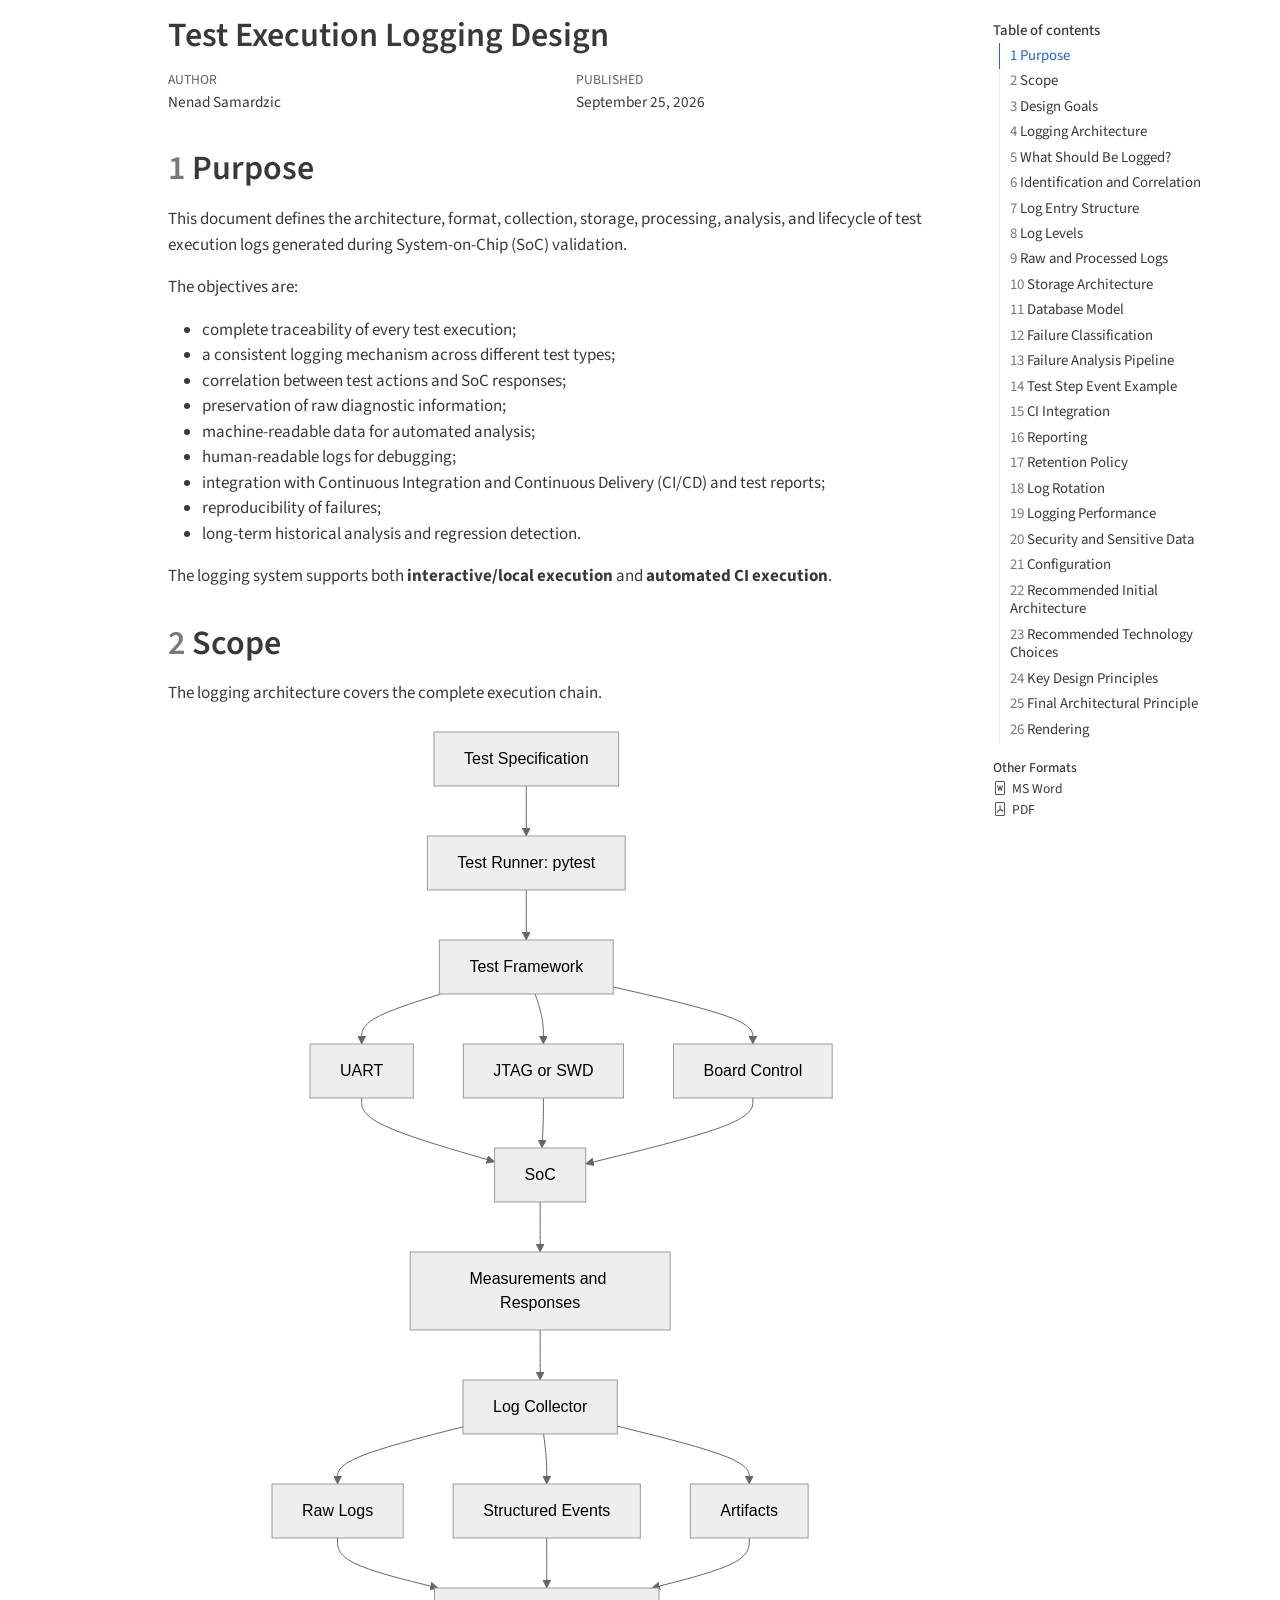
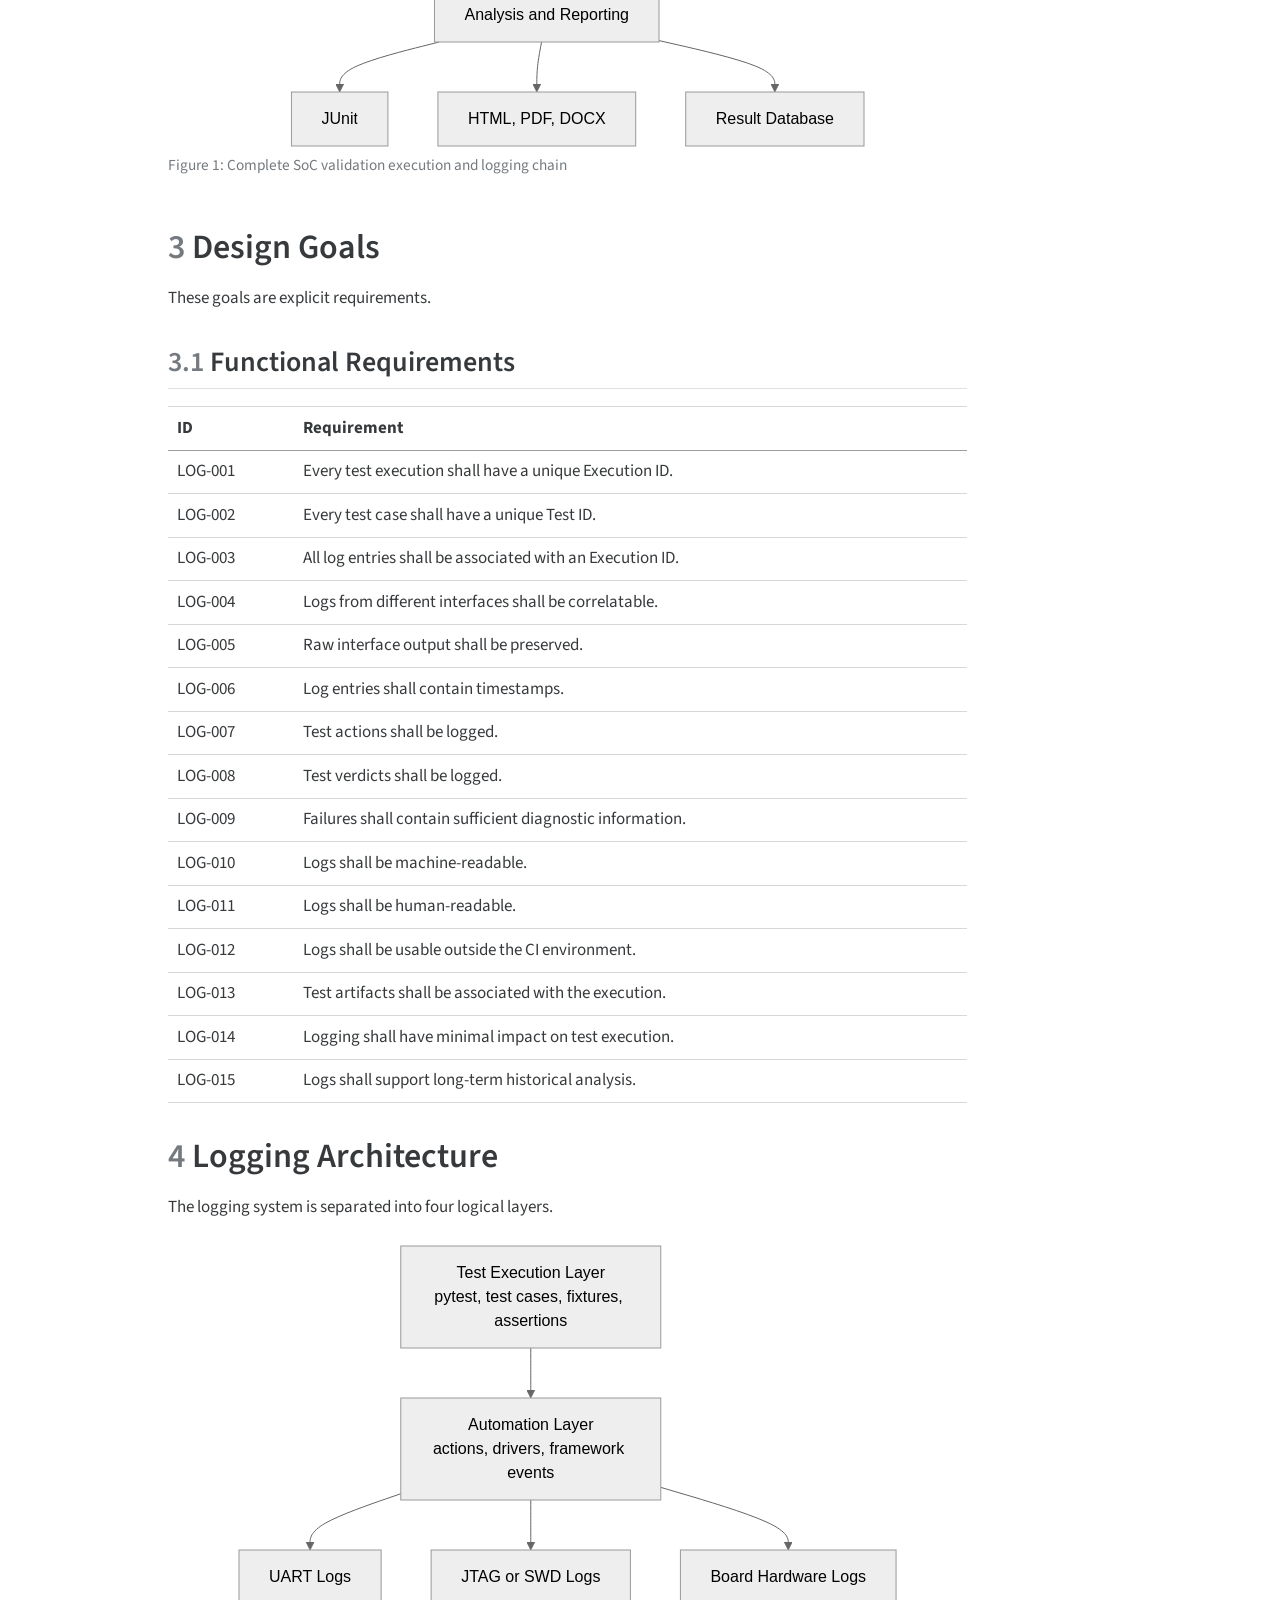
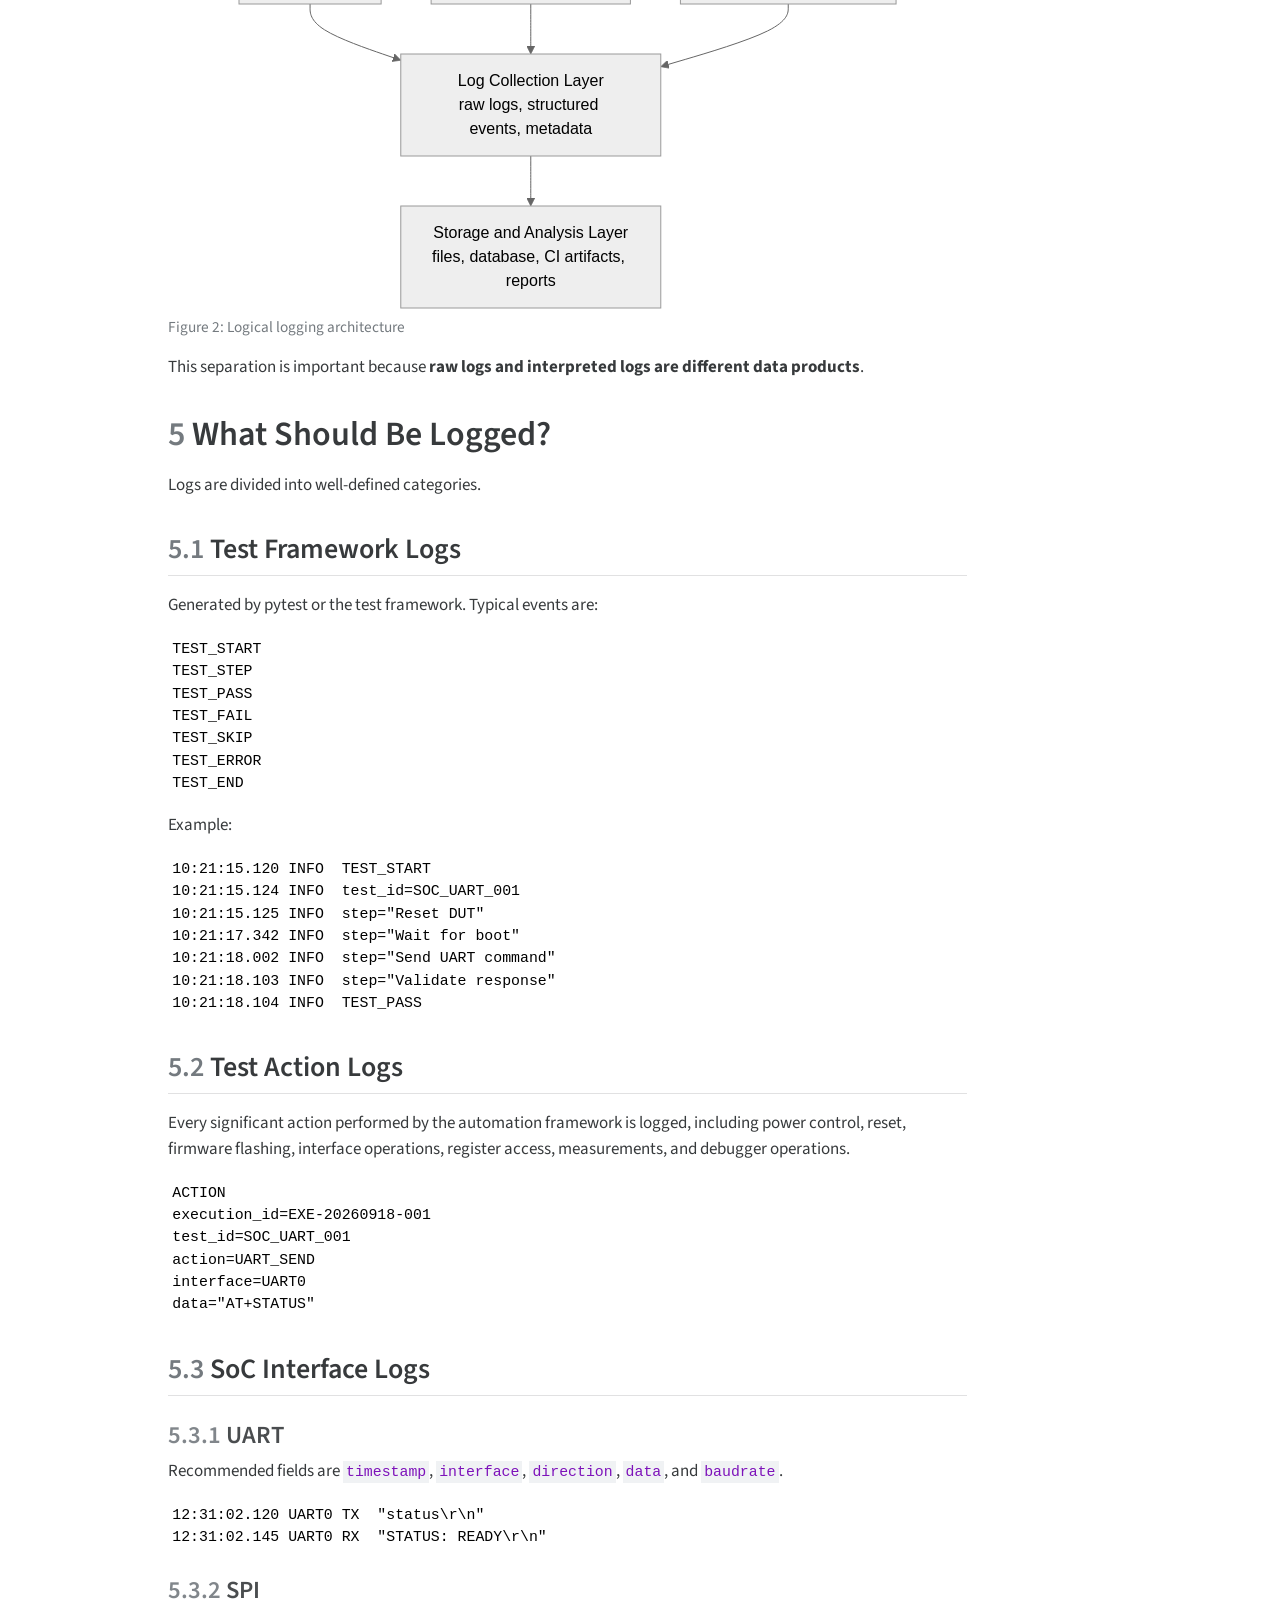
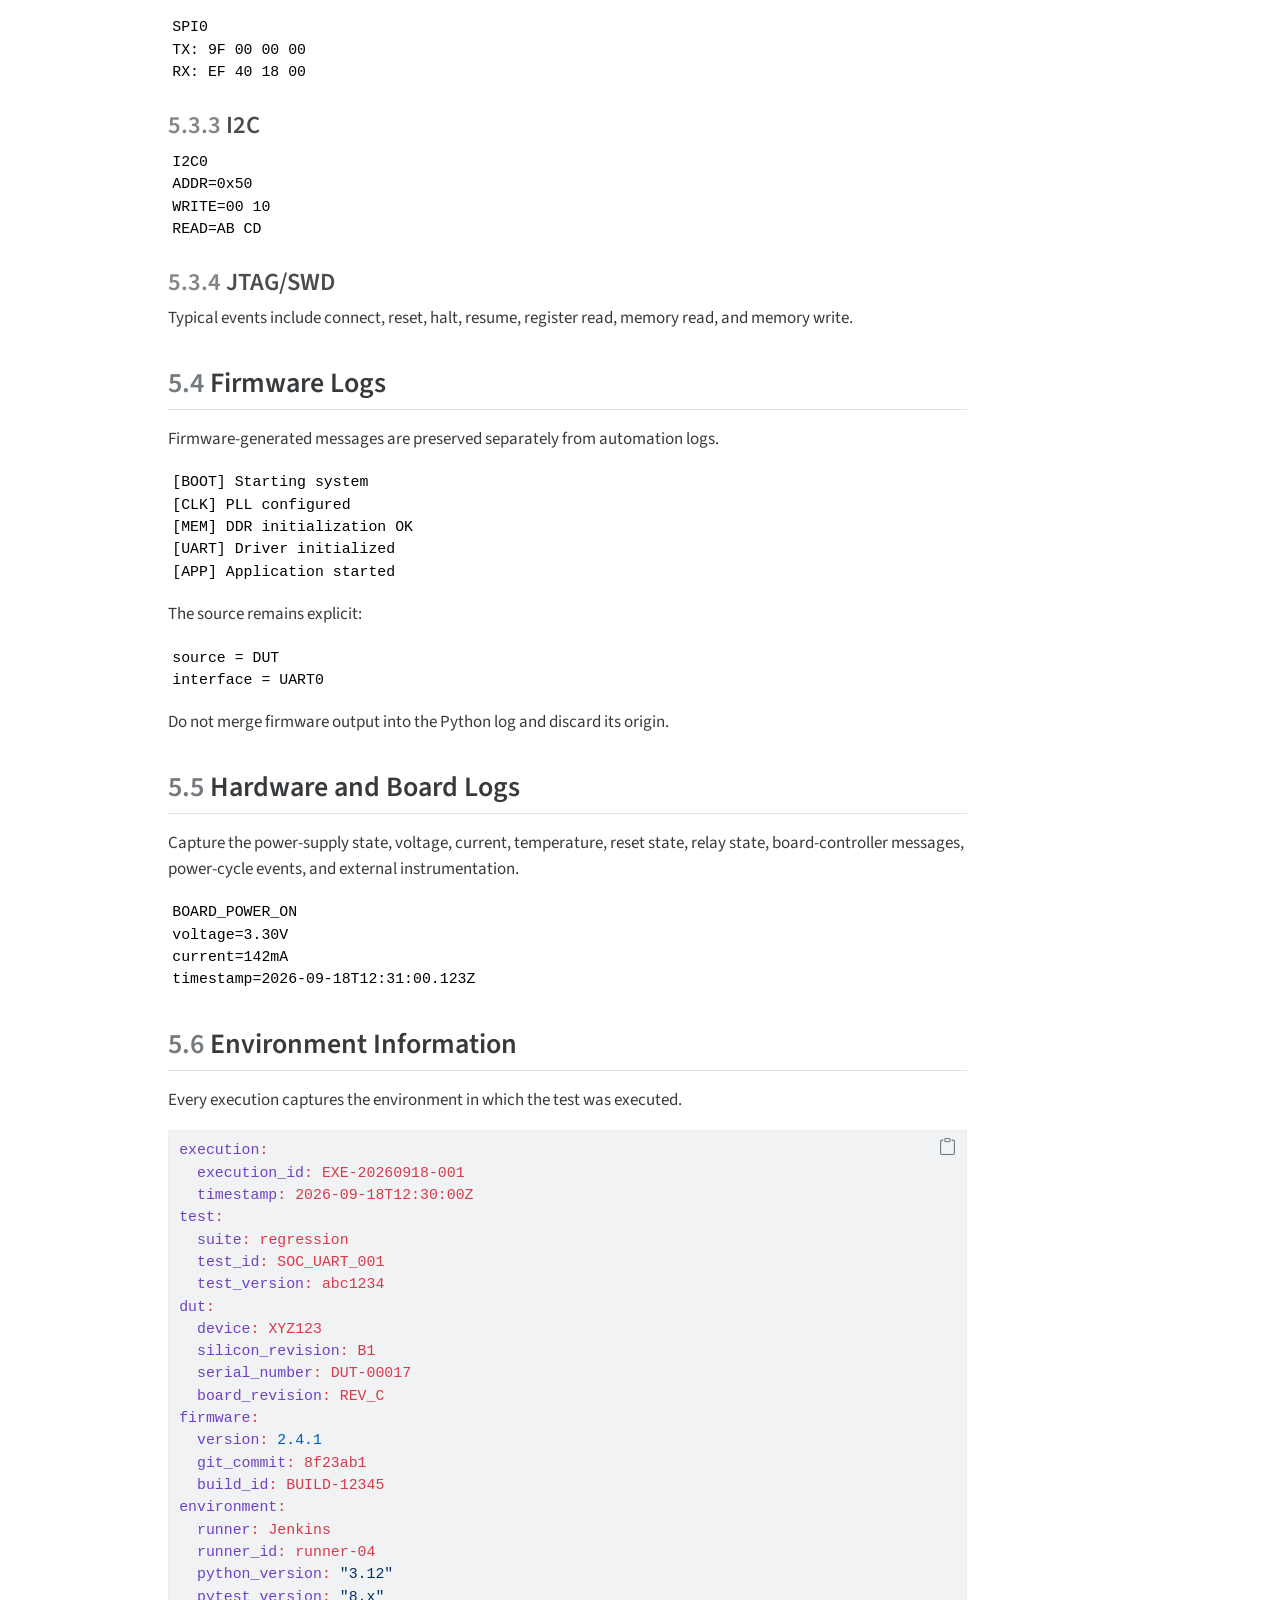
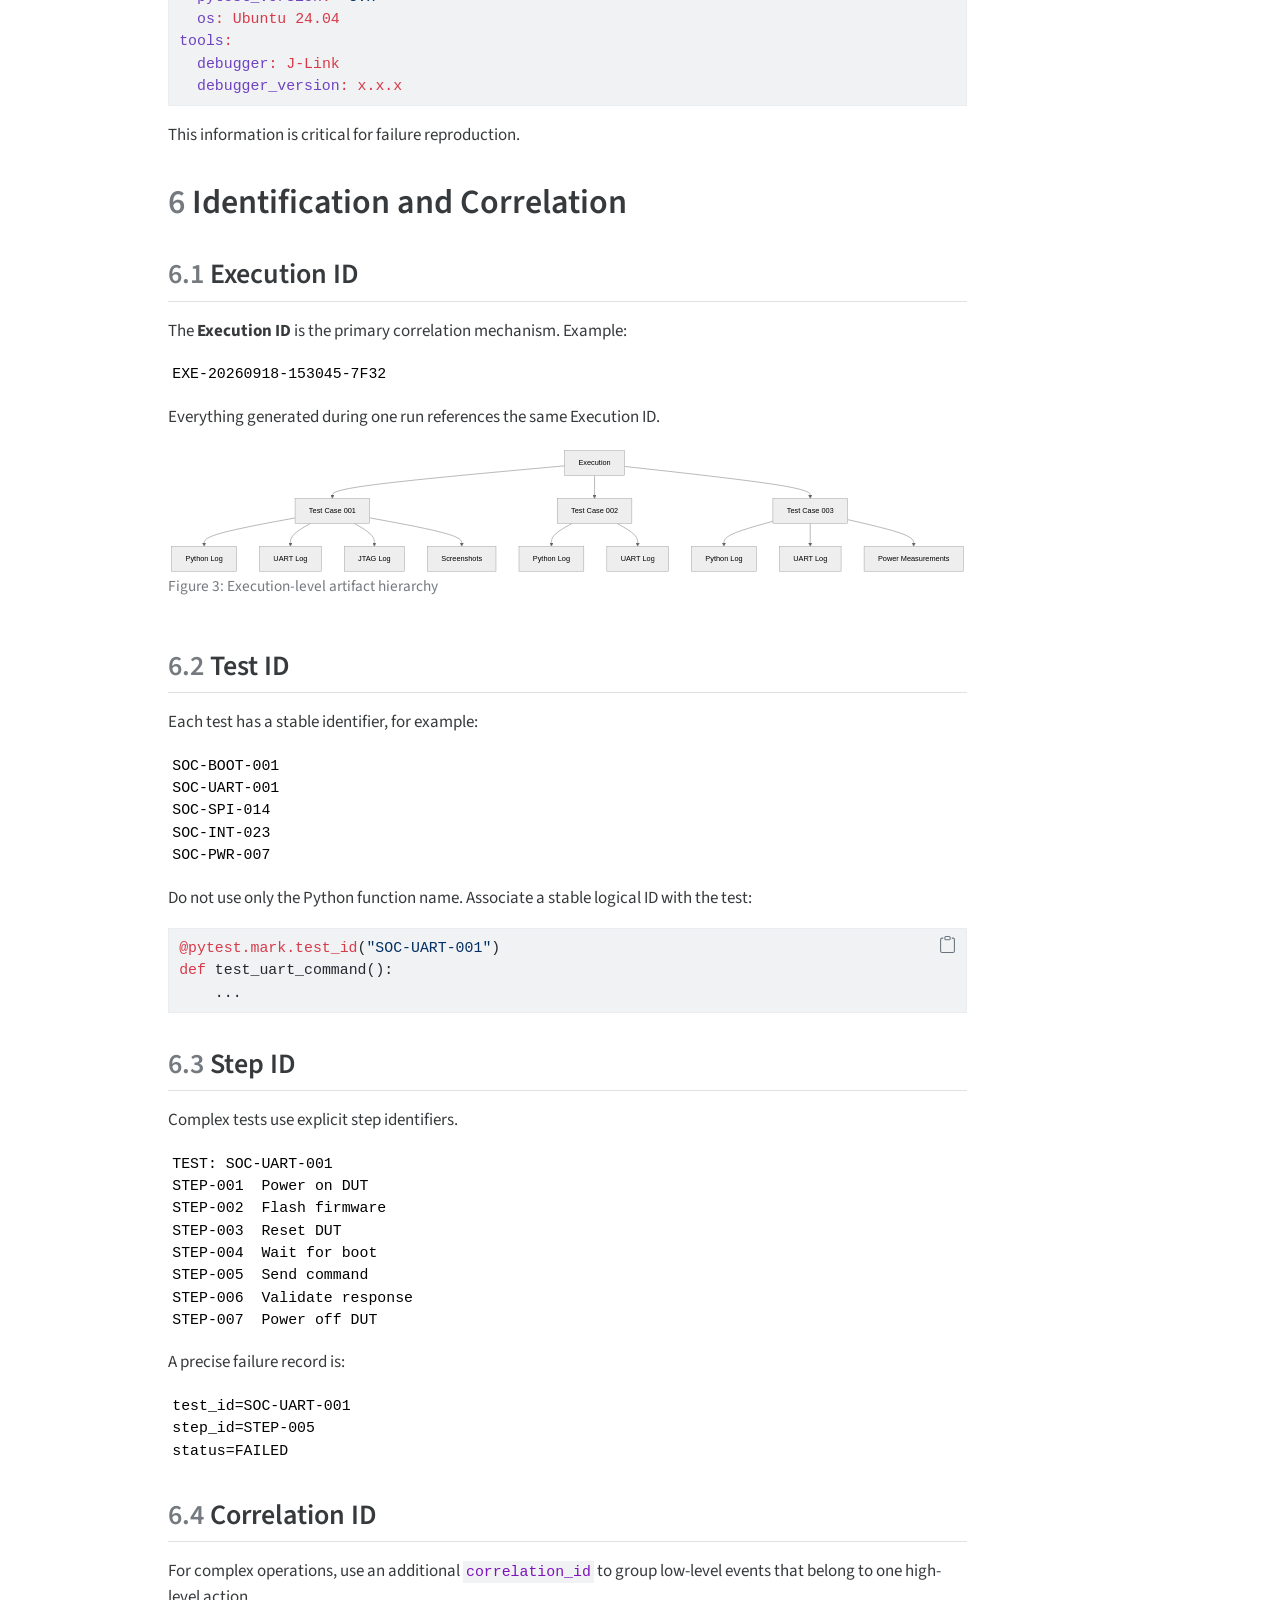
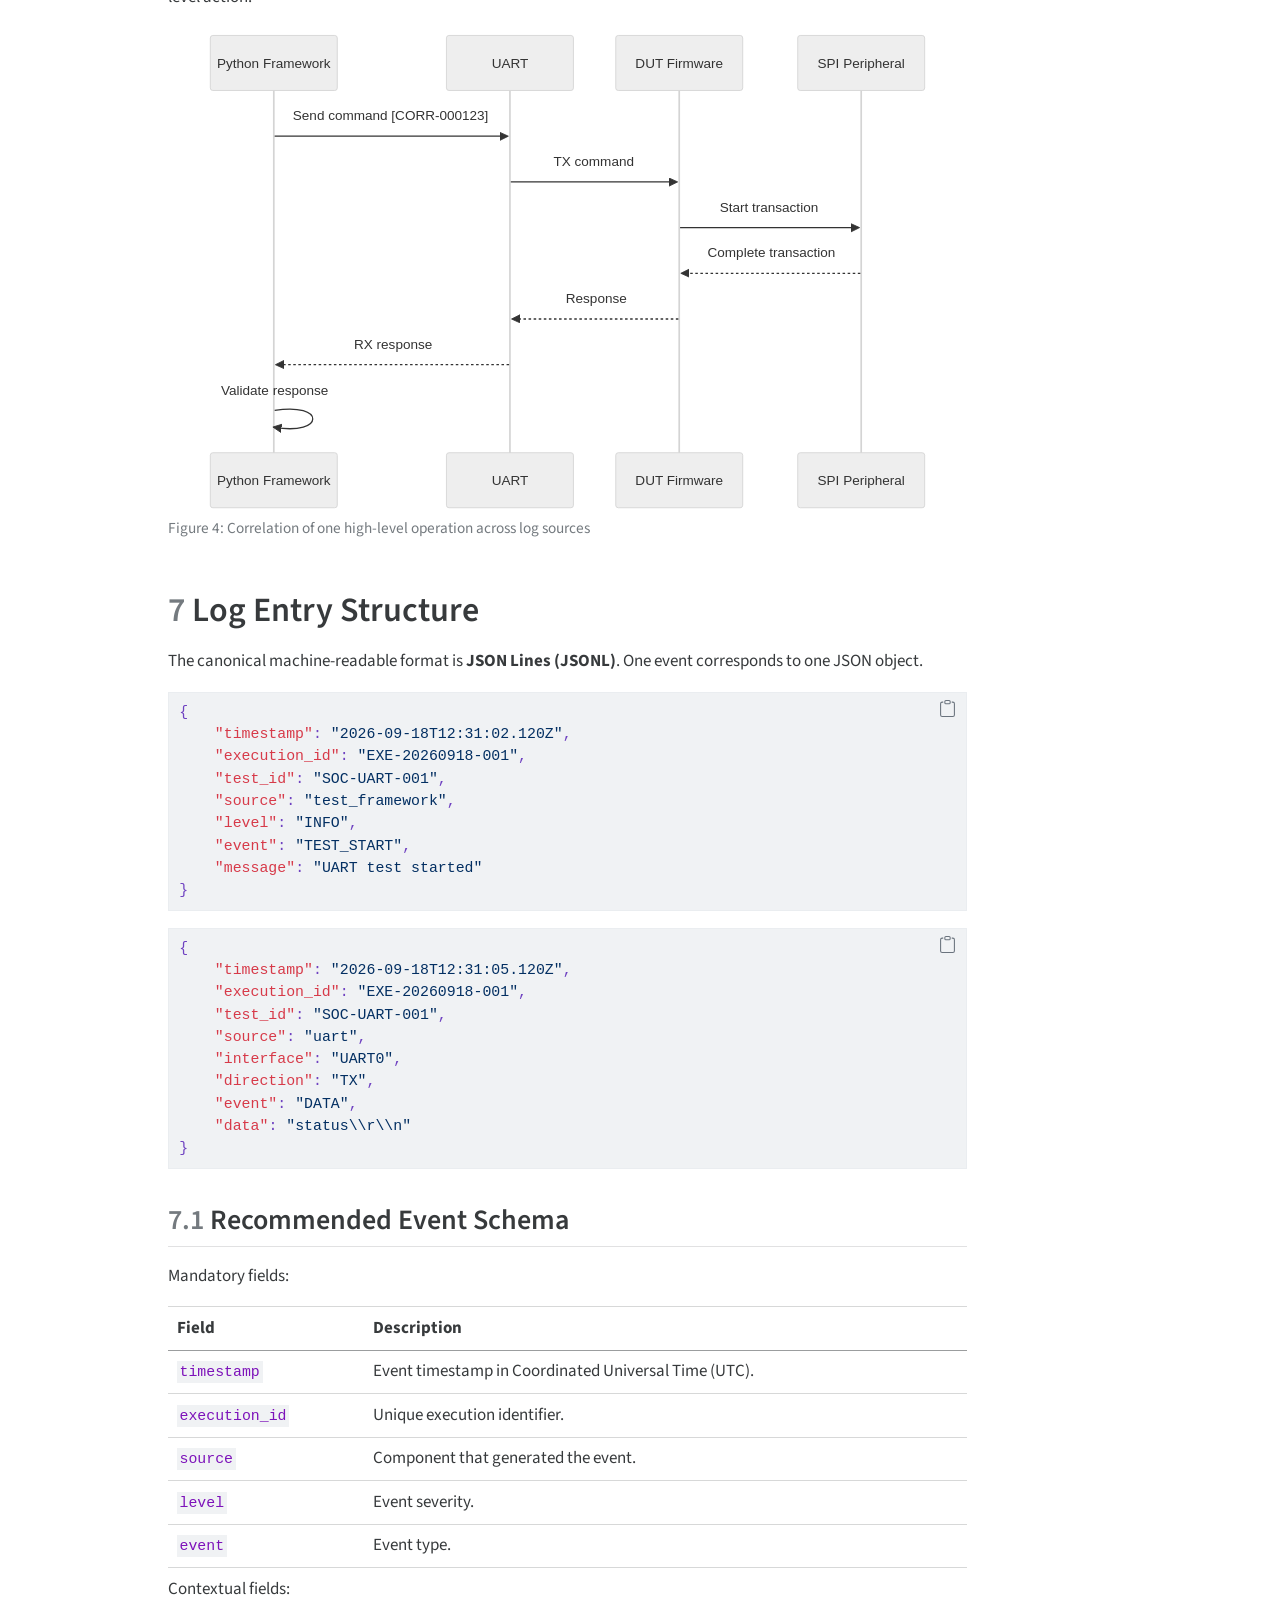
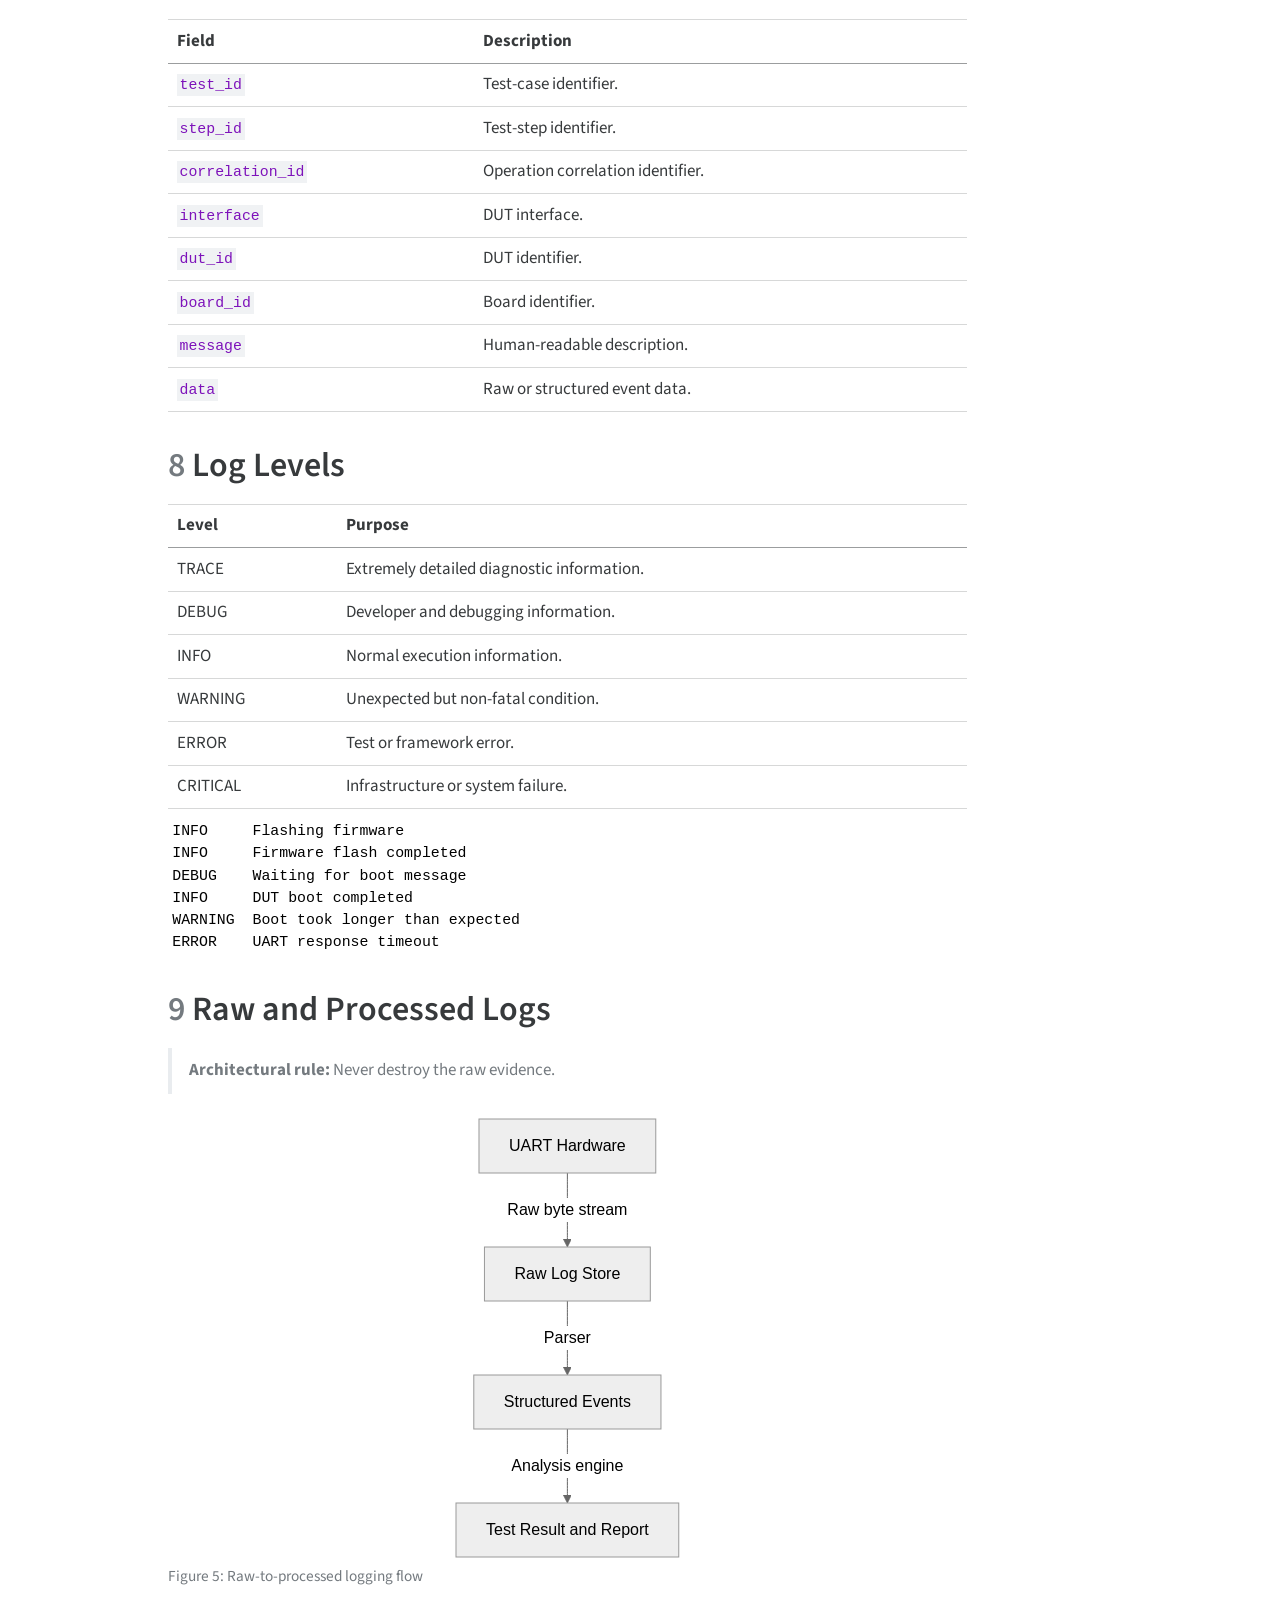
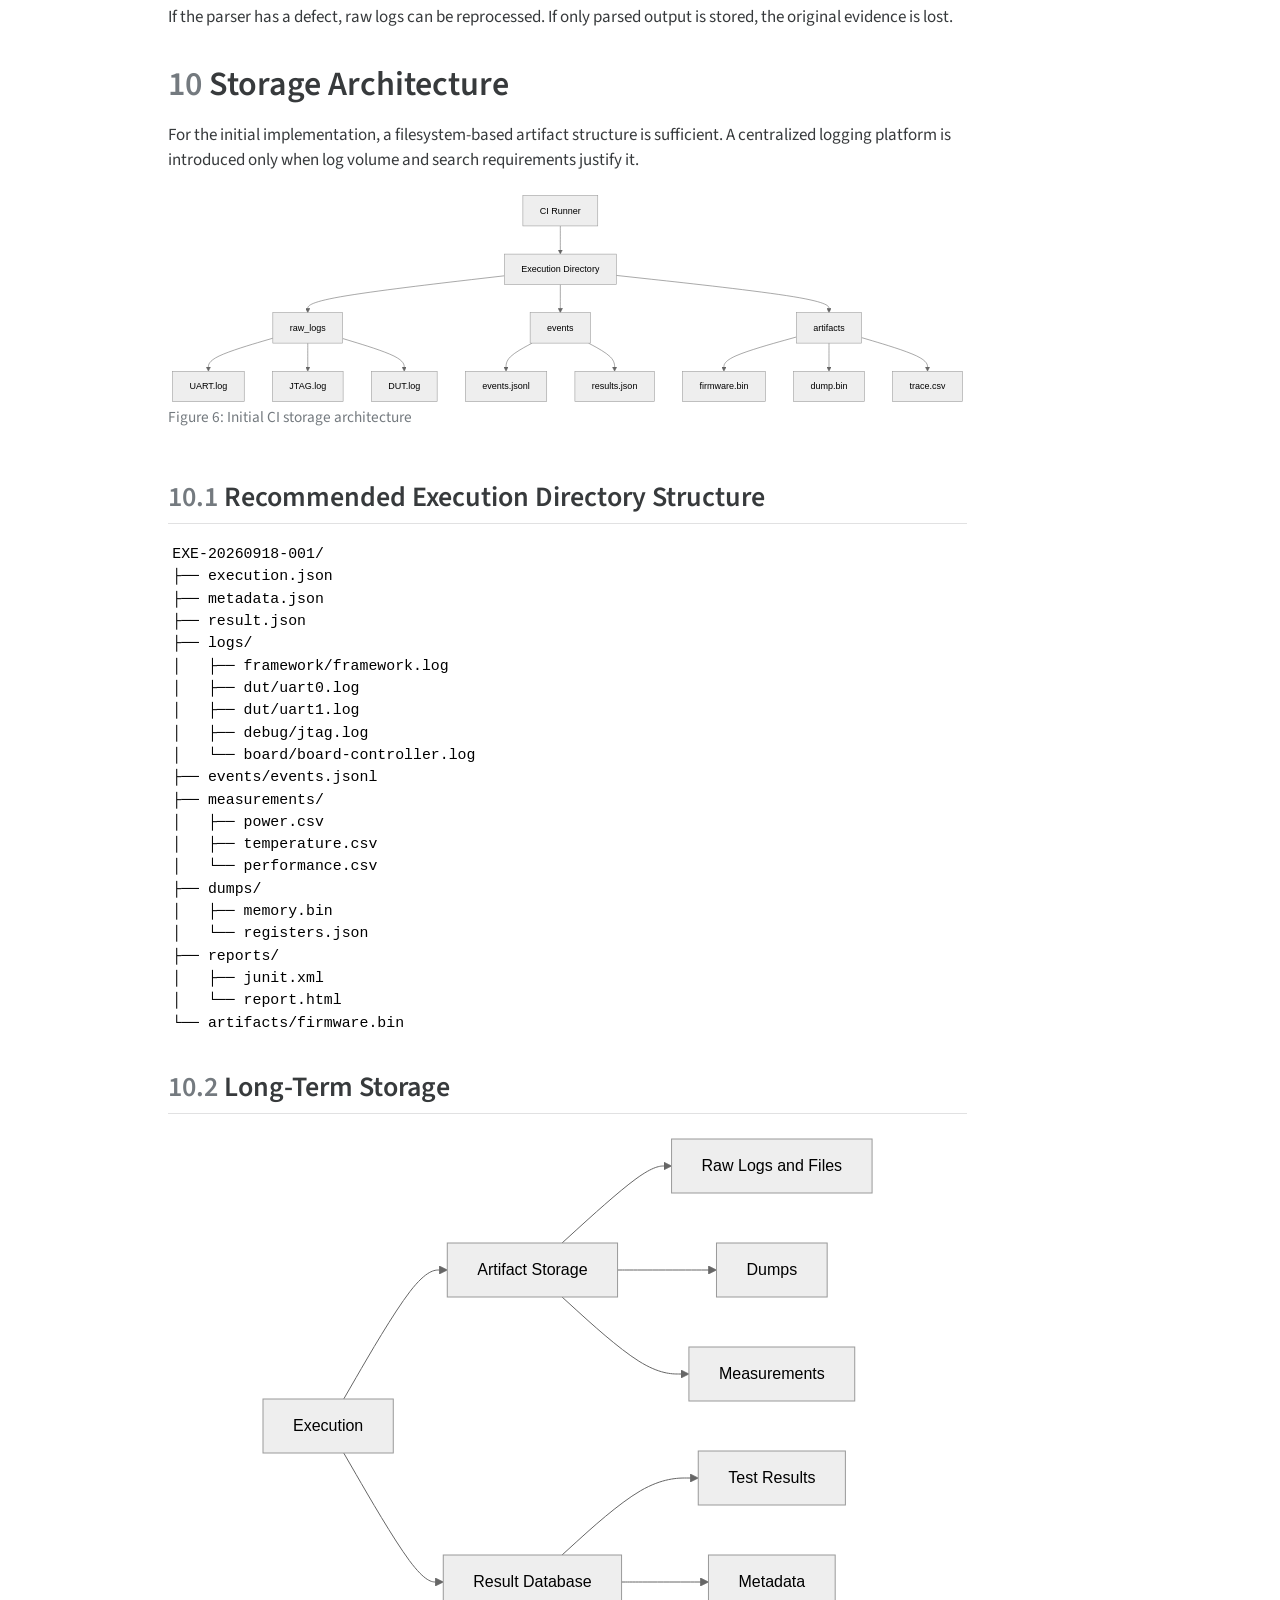
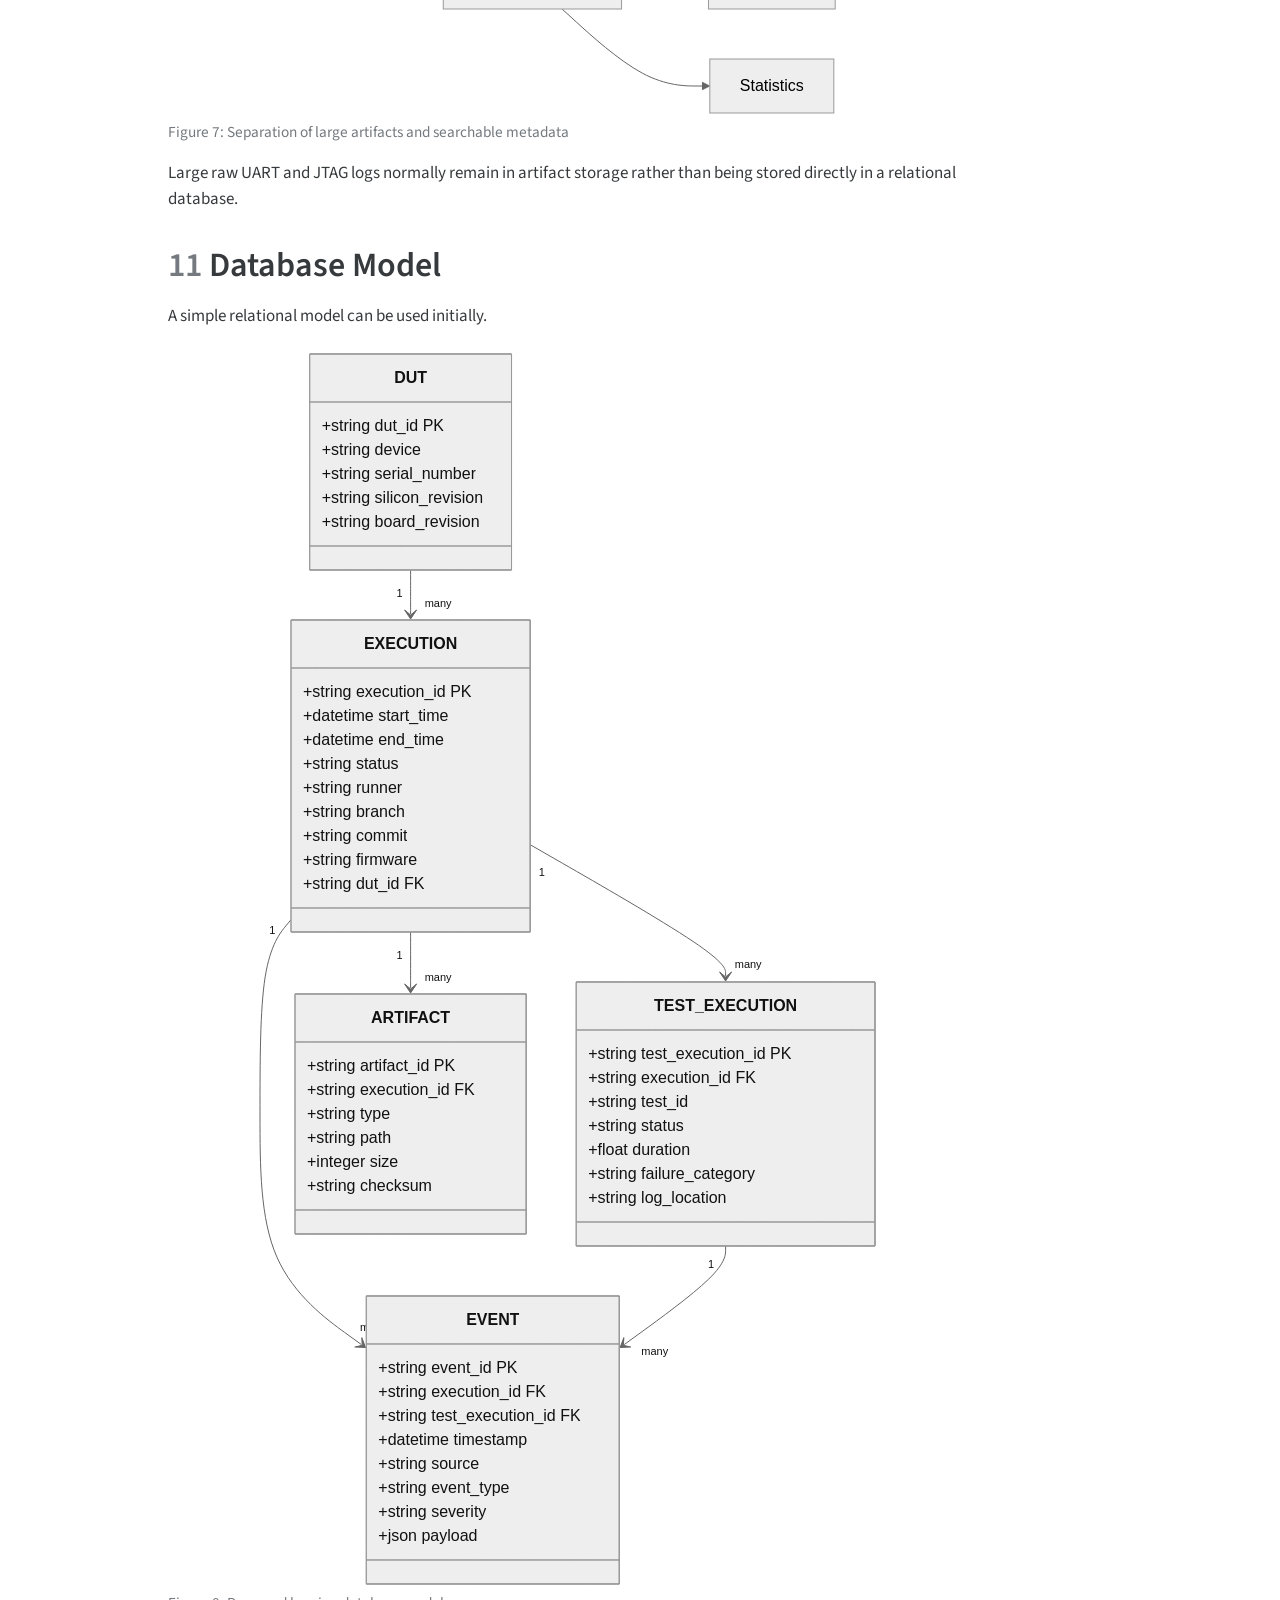
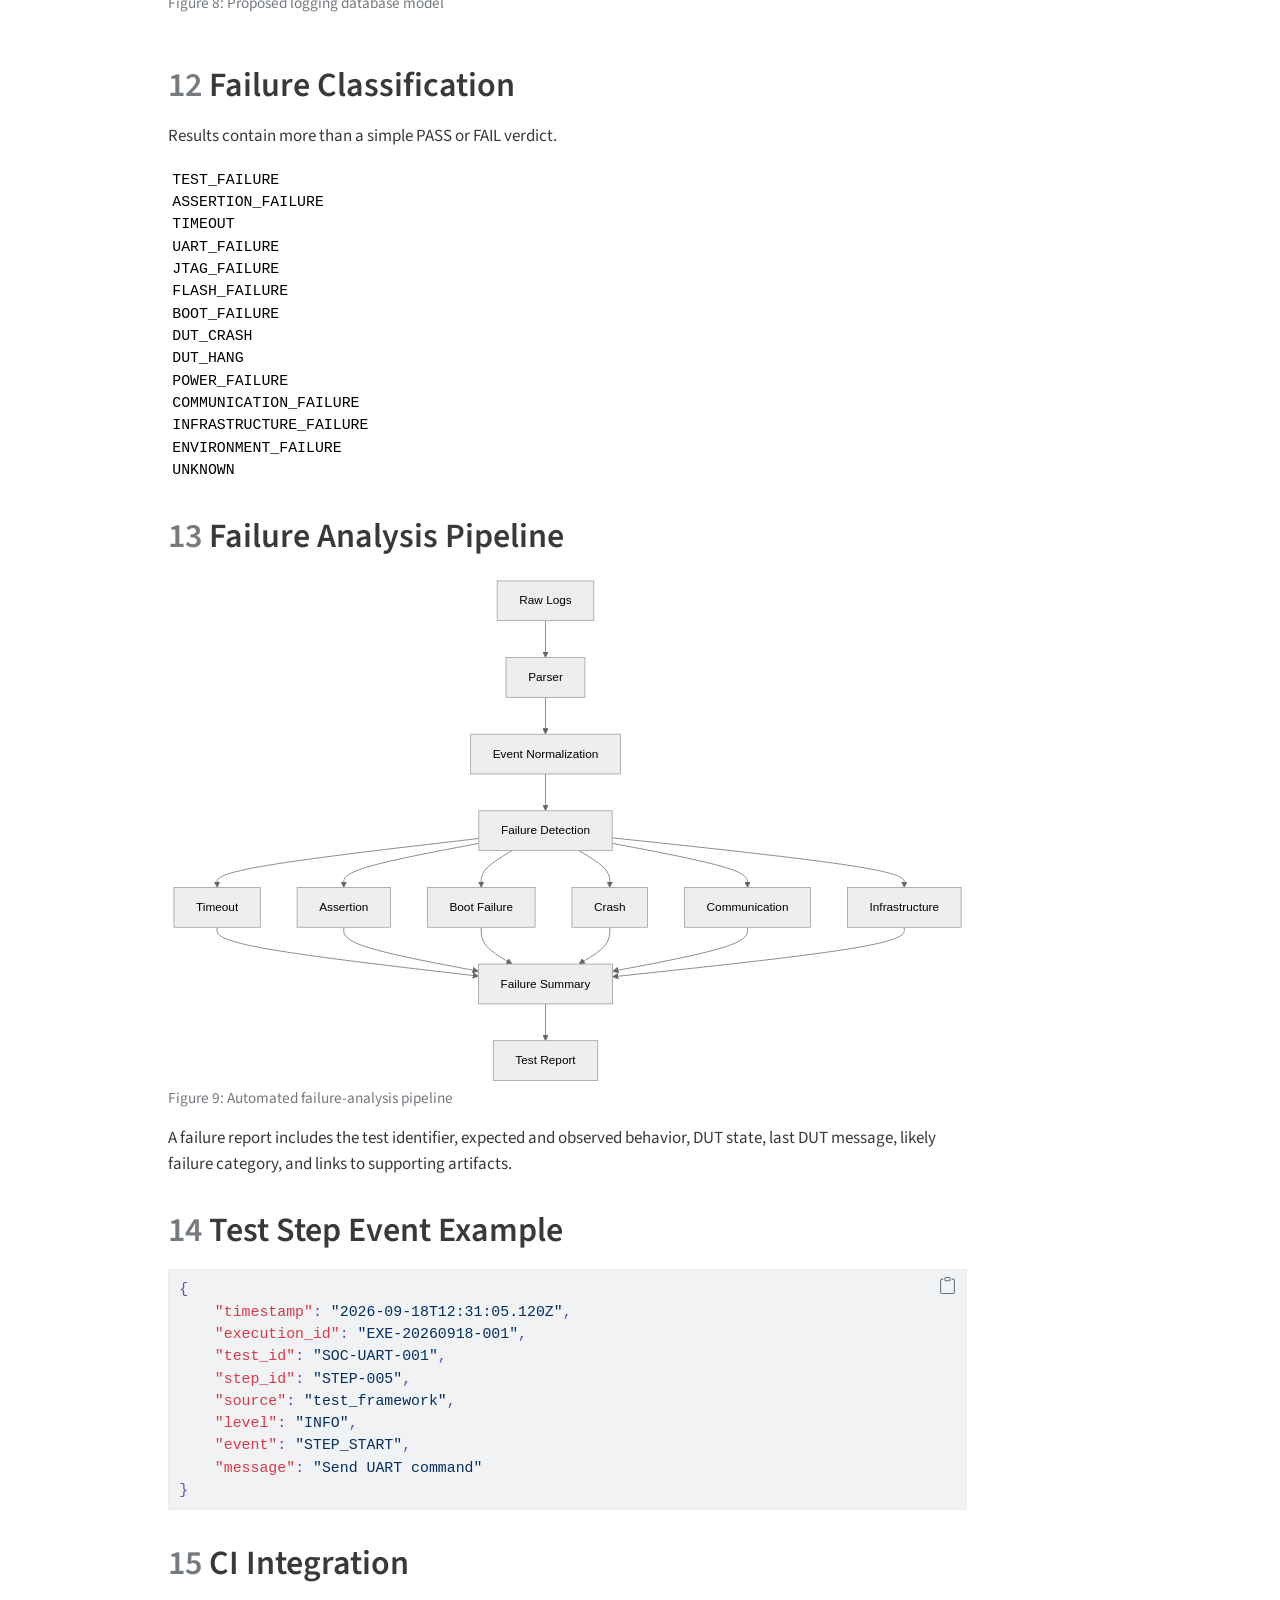
<file: logging/gtp_logging_v2.html>
<!DOCTYPE html>
<html xmlns="http://www.w3.org/1999/xhtml" lang="en" xml:lang="en"><head>

<meta charset="utf-8">
<meta name="generator" content="quarto-1.10.18">

<meta name="viewport" content="width=device-width, initial-scale=1.0, user-scalable=yes">

<meta name="author" content="Nenad Samardzic">
<meta name="dcterms.date" content="2026-09-25">

<title>Test Execution Logging Design</title>
<style>
/* Default styles provided by pandoc.
** See https://pandoc.org/MANUAL.html#variables-for-html for config info.
*/
span.smallcaps{font-variant: small-caps;}
div.columns{display: flex; gap: 1.5em;}
div.column{flex: auto;}
@media screen {
div.columns{gap: min(4vw, 1.5em);}
div.column{overflow-x: auto;}
}
div.hanging-indent{margin-left: 1.5em; text-indent: -1.5em;}
ul.task-list{list-style: none;}
ul.task-list li input[type="checkbox"] {
  width: 0.8em;
  margin: 0 0.8em 0.2em -1em; /* quarto-specific, see https://github.com/quarto-dev/quarto-cli/issues/4556 */ 
  vertical-align: middle;
}
/* CSS for syntax highlighting */
html { -webkit-text-size-adjust: 100%; }
pre > code.sourceCode { white-space: pre; position: relative; }
pre > code.sourceCode > span { display: inline-block; line-height: 1.25; }
pre > code.sourceCode > span:empty { height: 1.2em; }
.sourceCode { overflow: visible; }
code.sourceCode > span { color: inherit; text-decoration: inherit; }
div.sourceCode { margin: 1em 0; }
pre.sourceCode { margin: 0; }
@media screen {
div.sourceCode { overflow: auto; }
}
@media print {
pre > code.sourceCode { white-space: pre-wrap; }
pre > code.sourceCode > span { text-indent: -5em; padding-left: 5em; }
}
pre.numberSource code
  { counter-reset: source-line 0; }
pre.numberSource code > span
  { position: relative; left: -4em; counter-increment: source-line; }
pre.numberSource code > span > a:first-child::before
  { content: counter(source-line);
    position: relative; left: -1em; text-align: right; vertical-align: baseline;
    border: none; display: inline-block;
    -webkit-touch-callout: none; -webkit-user-select: none;
    -khtml-user-select: none; -moz-user-select: none;
    -ms-user-select: none; user-select: none;
    padding: 0 4px; width: 4em;
  }
pre.numberSource { margin-left: 3em;  padding-left: 4px; }
div.sourceCode
  {   }
@media screen {
pre > code.sourceCode > span > a:first-child::before { text-decoration: underline; }
}
</style>


<script src="gtp_logging_v2_files/libs/clipboard/clipboard.min.js"></script>
<script src="gtp_logging_v2_files/libs/quarto-html/quarto.js" type="module"></script>
<script src="gtp_logging_v2_files/libs/quarto-html/tabsets/tabsets.js" type="module"></script>
<script src="gtp_logging_v2_files/libs/quarto-html/popper.min.js"></script>
<script src="gtp_logging_v2_files/libs/quarto-html/tippy.umd.min.js"></script>
<script src="gtp_logging_v2_files/libs/quarto-html/anchor.min.js"></script>
<link href="gtp_logging_v2_files/libs/quarto-html/tippy.css" rel="stylesheet">
<link href="gtp_logging_v2_files/libs/quarto-html/quarto-syntax-highlighting-bb62276ab45c84d9efd712f51ff97b5a.css" rel="stylesheet" id="quarto-text-highlighting-styles">
<script src="gtp_logging_v2_files/libs/bootstrap/bootstrap.min.js"></script>
<link href="gtp_logging_v2_files/libs/bootstrap/bootstrap-icons.css" rel="stylesheet">
<link href="gtp_logging_v2_files/libs/bootstrap/bootstrap-f1a1c4c69675416a5956855d0c83e24d.min.css" rel="stylesheet" append-hash="true" id="quarto-bootstrap" data-mode="light">
<meta name="mermaid-theme" content="neutral">
<script src="gtp_logging_v2_files/libs/quarto-diagram/mermaid.min.js"></script>
<script src="gtp_logging_v2_files/libs/quarto-diagram/mermaid-init.js"></script>
<link href="gtp_logging_v2_files/libs/quarto-diagram/mermaid.css" rel="stylesheet">


</head>

<body class="quarto-light">

<div id="quarto-content" class="page-columns page-rows-contents page-layout-article">
<div id="quarto-margin-sidebar" class="sidebar margin-sidebar">
  <nav id="TOC" role="doc-toc" class="toc-active">
    <h2 id="toc-title">Table of contents</h2>
   
  <ul>
  <li><a href="#purpose" id="toc-purpose" class="nav-link active" data-scroll-target="#purpose"><span class="header-section-number">1</span> Purpose</a></li>
  <li><a href="#scope" id="toc-scope" class="nav-link" data-scroll-target="#scope"><span class="header-section-number">2</span> Scope</a></li>
  <li><a href="#design-goals" id="toc-design-goals" class="nav-link" data-scroll-target="#design-goals"><span class="header-section-number">3</span> Design Goals</a>
  <ul class="collapse">
  <li><a href="#functional-requirements" id="toc-functional-requirements" class="nav-link" data-scroll-target="#functional-requirements"><span class="header-section-number">3.1</span> Functional Requirements</a></li>
  </ul></li>
  <li><a href="#logging-architecture" id="toc-logging-architecture" class="nav-link" data-scroll-target="#logging-architecture"><span class="header-section-number">4</span> Logging Architecture</a></li>
  <li><a href="#what-should-be-logged" id="toc-what-should-be-logged" class="nav-link" data-scroll-target="#what-should-be-logged"><span class="header-section-number">5</span> What Should Be Logged?</a>
  <ul class="collapse">
  <li><a href="#test-framework-logs" id="toc-test-framework-logs" class="nav-link" data-scroll-target="#test-framework-logs"><span class="header-section-number">5.1</span> Test Framework Logs</a></li>
  <li><a href="#test-action-logs" id="toc-test-action-logs" class="nav-link" data-scroll-target="#test-action-logs"><span class="header-section-number">5.2</span> Test Action Logs</a></li>
  <li><a href="#soc-interface-logs" id="toc-soc-interface-logs" class="nav-link" data-scroll-target="#soc-interface-logs"><span class="header-section-number">5.3</span> SoC Interface Logs</a>
  <ul class="collapse">
  <li><a href="#uart" id="toc-uart" class="nav-link" data-scroll-target="#uart"><span class="header-section-number">5.3.1</span> UART</a></li>
  <li><a href="#spi" id="toc-spi" class="nav-link" data-scroll-target="#spi"><span class="header-section-number">5.3.2</span> SPI</a></li>
  <li><a href="#i2c" id="toc-i2c" class="nav-link" data-scroll-target="#i2c"><span class="header-section-number">5.3.3</span> I2C</a></li>
  <li><a href="#jtagswd" id="toc-jtagswd" class="nav-link" data-scroll-target="#jtagswd"><span class="header-section-number">5.3.4</span> JTAG/SWD</a></li>
  </ul></li>
  <li><a href="#firmware-logs" id="toc-firmware-logs" class="nav-link" data-scroll-target="#firmware-logs"><span class="header-section-number">5.4</span> Firmware Logs</a></li>
  <li><a href="#hardware-and-board-logs" id="toc-hardware-and-board-logs" class="nav-link" data-scroll-target="#hardware-and-board-logs"><span class="header-section-number">5.5</span> Hardware and Board Logs</a></li>
  <li><a href="#environment-information" id="toc-environment-information" class="nav-link" data-scroll-target="#environment-information"><span class="header-section-number">5.6</span> Environment Information</a></li>
  </ul></li>
  <li><a href="#identification-and-correlation" id="toc-identification-and-correlation" class="nav-link" data-scroll-target="#identification-and-correlation"><span class="header-section-number">6</span> Identification and Correlation</a>
  <ul class="collapse">
  <li><a href="#execution-id" id="toc-execution-id" class="nav-link" data-scroll-target="#execution-id"><span class="header-section-number">6.1</span> Execution ID</a></li>
  <li><a href="#test-id" id="toc-test-id" class="nav-link" data-scroll-target="#test-id"><span class="header-section-number">6.2</span> Test ID</a></li>
  <li><a href="#step-id" id="toc-step-id" class="nav-link" data-scroll-target="#step-id"><span class="header-section-number">6.3</span> Step ID</a></li>
  <li><a href="#correlation-id" id="toc-correlation-id" class="nav-link" data-scroll-target="#correlation-id"><span class="header-section-number">6.4</span> Correlation ID</a></li>
  </ul></li>
  <li><a href="#log-entry-structure" id="toc-log-entry-structure" class="nav-link" data-scroll-target="#log-entry-structure"><span class="header-section-number">7</span> Log Entry Structure</a>
  <ul class="collapse">
  <li><a href="#recommended-event-schema" id="toc-recommended-event-schema" class="nav-link" data-scroll-target="#recommended-event-schema"><span class="header-section-number">7.1</span> Recommended Event Schema</a></li>
  </ul></li>
  <li><a href="#log-levels" id="toc-log-levels" class="nav-link" data-scroll-target="#log-levels"><span class="header-section-number">8</span> Log Levels</a></li>
  <li><a href="#raw-and-processed-logs" id="toc-raw-and-processed-logs" class="nav-link" data-scroll-target="#raw-and-processed-logs"><span class="header-section-number">9</span> Raw and Processed Logs</a></li>
  <li><a href="#storage-architecture" id="toc-storage-architecture" class="nav-link" data-scroll-target="#storage-architecture"><span class="header-section-number">10</span> Storage Architecture</a>
  <ul class="collapse">
  <li><a href="#recommended-execution-directory-structure" id="toc-recommended-execution-directory-structure" class="nav-link" data-scroll-target="#recommended-execution-directory-structure"><span class="header-section-number">10.1</span> Recommended Execution Directory Structure</a></li>
  <li><a href="#long-term-storage" id="toc-long-term-storage" class="nav-link" data-scroll-target="#long-term-storage"><span class="header-section-number">10.2</span> Long-Term Storage</a></li>
  </ul></li>
  <li><a href="#database-model" id="toc-database-model" class="nav-link" data-scroll-target="#database-model"><span class="header-section-number">11</span> Database Model</a></li>
  <li><a href="#failure-classification" id="toc-failure-classification" class="nav-link" data-scroll-target="#failure-classification"><span class="header-section-number">12</span> Failure Classification</a></li>
  <li><a href="#failure-analysis-pipeline" id="toc-failure-analysis-pipeline" class="nav-link" data-scroll-target="#failure-analysis-pipeline"><span class="header-section-number">13</span> Failure Analysis Pipeline</a></li>
  <li><a href="#test-step-event-example" id="toc-test-step-event-example" class="nav-link" data-scroll-target="#test-step-event-example"><span class="header-section-number">14</span> Test Step Event Example</a></li>
  <li><a href="#ci-integration" id="toc-ci-integration" class="nav-link" data-scroll-target="#ci-integration"><span class="header-section-number">15</span> CI Integration</a></li>
  <li><a href="#reporting" id="toc-reporting" class="nav-link" data-scroll-target="#reporting"><span class="header-section-number">16</span> Reporting</a></li>
  <li><a href="#retention-policy" id="toc-retention-policy" class="nav-link" data-scroll-target="#retention-policy"><span class="header-section-number">17</span> Retention Policy</a></li>
  <li><a href="#log-rotation" id="toc-log-rotation" class="nav-link" data-scroll-target="#log-rotation"><span class="header-section-number">18</span> Log Rotation</a></li>
  <li><a href="#logging-performance" id="toc-logging-performance" class="nav-link" data-scroll-target="#logging-performance"><span class="header-section-number">19</span> Logging Performance</a></li>
  <li><a href="#security-and-sensitive-data" id="toc-security-and-sensitive-data" class="nav-link" data-scroll-target="#security-and-sensitive-data"><span class="header-section-number">20</span> Security and Sensitive Data</a></li>
  <li><a href="#configuration" id="toc-configuration" class="nav-link" data-scroll-target="#configuration"><span class="header-section-number">21</span> Configuration</a></li>
  <li><a href="#recommended-initial-architecture" id="toc-recommended-initial-architecture" class="nav-link" data-scroll-target="#recommended-initial-architecture"><span class="header-section-number">22</span> Recommended Initial Architecture</a></li>
  <li><a href="#recommended-technology-choices" id="toc-recommended-technology-choices" class="nav-link" data-scroll-target="#recommended-technology-choices"><span class="header-section-number">23</span> Recommended Technology Choices</a></li>
  <li><a href="#key-design-principles" id="toc-key-design-principles" class="nav-link" data-scroll-target="#key-design-principles"><span class="header-section-number">24</span> Key Design Principles</a>
  <ul class="collapse">
  <li><a href="#preserve-raw-evidence" id="toc-preserve-raw-evidence" class="nav-link" data-scroll-target="#preserve-raw-evidence"><span class="header-section-number">24.1</span> Preserve Raw Evidence</a></li>
  <li><a href="#every-event-must-be-traceable" id="toc-every-event-must-be-traceable" class="nav-link" data-scroll-target="#every-event-must-be-traceable"><span class="header-section-number">24.2</span> Every Event Must Be Traceable</a></li>
  <li><a href="#test-results-and-logs-are-different" id="toc-test-results-and-logs-are-different" class="nav-link" data-scroll-target="#test-results-and-logs-are-different"><span class="header-section-number">24.3</span> Test Results and Logs Are Different</a></li>
  <li><a href="#logs-must-support-failure-reconstruction" id="toc-logs-must-support-failure-reconstruction" class="nav-link" data-scroll-target="#logs-must-support-failure-reconstruction"><span class="header-section-number">24.4</span> Logs Must Support Failure Reconstruction</a></li>
  <li><a href="#logging-must-be-configurable" id="toc-logging-must-be-configurable" class="nav-link" data-scroll-target="#logging-must-be-configurable"><span class="header-section-number">24.5</span> Logging Must Be Configurable</a></li>
  <li><a href="#logging-must-be-low-overhead" id="toc-logging-must-be-low-overhead" class="nav-link" data-scroll-target="#logging-must-be-low-overhead"><span class="header-section-number">24.6</span> Logging Must Be Low Overhead</a></li>
  </ul></li>
  <li><a href="#final-architectural-principle" id="toc-final-architectural-principle" class="nav-link" data-scroll-target="#final-architectural-principle"><span class="header-section-number">25</span> Final Architectural Principle</a></li>
  <li><a href="#rendering" id="toc-rendering" class="nav-link" data-scroll-target="#rendering"><span class="header-section-number">26</span> Rendering</a></li>
  </ul>
<div class="quarto-alternate-formats"><h2>Other Formats</h2><ul><li><a href="gtp_logging_v2.docx"><i class="bi bi-file-word"></i>MS Word</a></li><li><a href="gtp_logging_v2.pdf"><i class="bi bi-file-pdf"></i>PDF</a></li></ul></div></nav>
</div>
<main class="content" id="quarto-document-content">

<header id="title-block-header" class="quarto-title-block default">
<div class="quarto-title">
<h1 class="title">Test Execution Logging Design</h1>
</div>



<div class="quarto-title-meta">

    <div>
    <div class="quarto-title-meta-heading">Author</div>
    <div class="quarto-title-meta-contents">
             <p>Nenad Samardzic </p>
          </div>
  </div>
    
    <div>
    <div class="quarto-title-meta-heading">Published</div>
    <div class="quarto-title-meta-contents">
      <p class="date">September 25, 2026</p>
    </div>
  </div>
  
    
  </div>
  


</header>


<section id="purpose" class="level1" data-number="1">
<h1 data-number="1"><span class="header-section-number">1</span> Purpose</h1>
<p>This document defines the architecture, format, collection, storage, processing, analysis, and lifecycle of test execution logs generated during System-on-Chip (SoC) validation.</p>
<p>The objectives are:</p>
<ul>
<li>complete traceability of every test execution;</li>
<li>a consistent logging mechanism across different test types;</li>
<li>correlation between test actions and SoC responses;</li>
<li>preservation of raw diagnostic information;</li>
<li>machine-readable data for automated analysis;</li>
<li>human-readable logs for debugging;</li>
<li>integration with Continuous Integration and Continuous Delivery (CI/CD) and test reports;</li>
<li>reproducibility of failures;</li>
<li>long-term historical analysis and regression detection.</li>
</ul>
<p>The logging system supports both <strong>interactive/local execution</strong> and <strong>automated CI execution</strong>.</p>
</section>
<section id="scope" class="level1" data-number="2">
<h1 data-number="2"><span class="header-section-number">2</span> Scope</h1>
<p>The logging architecture covers the complete execution chain.</p>
<div class="cell" data-out-width="100%" data-layout-align="default">
<div class="cell-output-display">
<div id="fig-execution-chain" class="quarto-float quarto-figure quarto-figure-center anchored">
<figure class="quarto-float quarto-float-fig figure">
<div aria-describedby="fig-execution-chain-caption-0ceaefa1-69ba-4598-a22c-09a6ac19f8ca">
<div>
<pre class="mermaid mermaid-js" data-label="fig-execution-chain">flowchart TD
  A[Test Specification] --&gt; B[Test Runner: pytest]
  B --&gt; C[Test Framework]
  C --&gt; D[UART]
  C --&gt; E[JTAG or SWD]
  C --&gt; F[Board Control]
  D --&gt; G[SoC]
  E --&gt; G
  F --&gt; G
  G --&gt; H[Measurements and Responses]
  H --&gt; I[Log Collector]
  I --&gt; J[Raw Logs]
  I --&gt; K[Structured Events]
  I --&gt; L[Artifacts]
  J --&gt; M[Analysis and Reporting]
  K --&gt; M
  L --&gt; M
  M --&gt; N[JUnit]
  M --&gt; O[HTML, PDF, DOCX]
  M --&gt; P[Result Database]
</pre>
</div>
</div>
<figcaption class="quarto-float-caption-bottom quarto-float-caption quarto-float-fig" id="fig-execution-chain-caption-0ceaefa1-69ba-4598-a22c-09a6ac19f8ca">
Figure&nbsp;1: Complete SoC validation execution and logging chain
</figcaption>
</figure>
</div>
</div>
</div>
</section>
<section id="design-goals" class="level1" data-number="3">
<h1 data-number="3"><span class="header-section-number">3</span> Design Goals</h1>
<p>These goals are explicit requirements.</p>
<section id="functional-requirements" class="level2" data-number="3.1">
<h2 data-number="3.1" class="anchored" data-anchor-id="functional-requirements"><span class="header-section-number">3.1</span> Functional Requirements</h2>
<table class="caption-top table">
<thead>
<tr class="header">
<th>ID</th>
<th>Requirement</th>
</tr>
</thead>
<tbody>
<tr class="odd">
<td>LOG-001</td>
<td>Every test execution shall have a unique Execution ID.</td>
</tr>
<tr class="even">
<td>LOG-002</td>
<td>Every test case shall have a unique Test ID.</td>
</tr>
<tr class="odd">
<td>LOG-003</td>
<td>All log entries shall be associated with an Execution ID.</td>
</tr>
<tr class="even">
<td>LOG-004</td>
<td>Logs from different interfaces shall be correlatable.</td>
</tr>
<tr class="odd">
<td>LOG-005</td>
<td>Raw interface output shall be preserved.</td>
</tr>
<tr class="even">
<td>LOG-006</td>
<td>Log entries shall contain timestamps.</td>
</tr>
<tr class="odd">
<td>LOG-007</td>
<td>Test actions shall be logged.</td>
</tr>
<tr class="even">
<td>LOG-008</td>
<td>Test verdicts shall be logged.</td>
</tr>
<tr class="odd">
<td>LOG-009</td>
<td>Failures shall contain sufficient diagnostic information.</td>
</tr>
<tr class="even">
<td>LOG-010</td>
<td>Logs shall be machine-readable.</td>
</tr>
<tr class="odd">
<td>LOG-011</td>
<td>Logs shall be human-readable.</td>
</tr>
<tr class="even">
<td>LOG-012</td>
<td>Logs shall be usable outside the CI environment.</td>
</tr>
<tr class="odd">
<td>LOG-013</td>
<td>Test artifacts shall be associated with the execution.</td>
</tr>
<tr class="even">
<td>LOG-014</td>
<td>Logging shall have minimal impact on test execution.</td>
</tr>
<tr class="odd">
<td>LOG-015</td>
<td>Logs shall support long-term historical analysis.</td>
</tr>
</tbody>
</table>
</section>
</section>
<section id="logging-architecture" class="level1" data-number="4">
<h1 data-number="4"><span class="header-section-number">4</span> Logging Architecture</h1>
<p>The logging system is separated into four logical layers.</p>
<div class="cell" data-out-width="100%" data-layout-align="default">
<div class="cell-output-display">
<div id="fig-logging-layers" class="quarto-float quarto-figure quarto-figure-center anchored">
<figure class="quarto-float quarto-float-fig figure">
<div aria-describedby="fig-logging-layers-caption-0ceaefa1-69ba-4598-a22c-09a6ac19f8ca">
<div>
<pre class="mermaid mermaid-js" data-label="fig-logging-layers">flowchart TD
  A[Test Execution Layer&lt;br/&gt;pytest, test cases, fixtures, assertions] --&gt; B[Automation Layer&lt;br/&gt;actions, drivers, framework events]
  B --&gt; C[UART Logs]
  B --&gt; D[JTAG or SWD Logs]
  B --&gt; E[Board Hardware Logs]
  C --&gt; F[Log Collection Layer&lt;br/&gt;raw logs, structured events, metadata]
  D --&gt; F
  E --&gt; F
  F --&gt; G[Storage and Analysis Layer&lt;br/&gt;files, database, CI artifacts, reports]
</pre>
</div>
</div>
<figcaption class="quarto-float-caption-bottom quarto-float-caption quarto-float-fig" id="fig-logging-layers-caption-0ceaefa1-69ba-4598-a22c-09a6ac19f8ca">
Figure&nbsp;2: Logical logging architecture
</figcaption>
</figure>
</div>
</div>
</div>
<p>This separation is important because <strong>raw logs and interpreted logs are different data products</strong>.</p>
</section>
<section id="what-should-be-logged" class="level1" data-number="5">
<h1 data-number="5"><span class="header-section-number">5</span> What Should Be Logged?</h1>
<p>Logs are divided into well-defined categories.</p>
<section id="test-framework-logs" class="level2" data-number="5.1">
<h2 data-number="5.1" class="anchored" data-anchor-id="test-framework-logs"><span class="header-section-number">5.1</span> Test Framework Logs</h2>
<p>Generated by pytest or the test framework. Typical events are:</p>
<pre><code>TEST_START
TEST_STEP
TEST_PASS
TEST_FAIL
TEST_SKIP
TEST_ERROR
TEST_END</code></pre>
<p>Example:</p>
<pre><code>10:21:15.120 INFO  TEST_START
10:21:15.124 INFO  test_id=SOC_UART_001
10:21:15.125 INFO  step="Reset DUT"
10:21:17.342 INFO  step="Wait for boot"
10:21:18.002 INFO  step="Send UART command"
10:21:18.103 INFO  step="Validate response"
10:21:18.104 INFO  TEST_PASS</code></pre>
</section>
<section id="test-action-logs" class="level2" data-number="5.2">
<h2 data-number="5.2" class="anchored" data-anchor-id="test-action-logs"><span class="header-section-number">5.2</span> Test Action Logs</h2>
<p>Every significant action performed by the automation framework is logged, including power control, reset, firmware flashing, interface operations, register access, measurements, and debugger operations.</p>
<pre><code>ACTION
execution_id=EXE-20260918-001
test_id=SOC_UART_001
action=UART_SEND
interface=UART0
data="AT+STATUS"</code></pre>
</section>
<section id="soc-interface-logs" class="level2" data-number="5.3">
<h2 data-number="5.3" class="anchored" data-anchor-id="soc-interface-logs"><span class="header-section-number">5.3</span> SoC Interface Logs</h2>
<section id="uart" class="level3" data-number="5.3.1">
<h3 data-number="5.3.1" class="anchored" data-anchor-id="uart"><span class="header-section-number">5.3.1</span> UART</h3>
<p>Recommended fields are <code>timestamp</code>, <code>interface</code>, <code>direction</code>, <code>data</code>, and <code>baudrate</code>.</p>
<pre><code>12:31:02.120 UART0 TX  "status\r\n"
12:31:02.145 UART0 RX  "STATUS: READY\r\n"</code></pre>
</section>
<section id="spi" class="level3" data-number="5.3.2">
<h3 data-number="5.3.2" class="anchored" data-anchor-id="spi"><span class="header-section-number">5.3.2</span> SPI</h3>
<pre><code>SPI0
TX: 9F 00 00 00
RX: EF 40 18 00</code></pre>
</section>
<section id="i2c" class="level3" data-number="5.3.3">
<h3 data-number="5.3.3" class="anchored" data-anchor-id="i2c"><span class="header-section-number">5.3.3</span> I2C</h3>
<pre><code>I2C0
ADDR=0x50
WRITE=00 10
READ=AB CD</code></pre>
</section>
<section id="jtagswd" class="level3" data-number="5.3.4">
<h3 data-number="5.3.4" class="anchored" data-anchor-id="jtagswd"><span class="header-section-number">5.3.4</span> JTAG/SWD</h3>
<p>Typical events include connect, reset, halt, resume, register read, memory read, and memory write.</p>
</section>
</section>
<section id="firmware-logs" class="level2" data-number="5.4">
<h2 data-number="5.4" class="anchored" data-anchor-id="firmware-logs"><span class="header-section-number">5.4</span> Firmware Logs</h2>
<p>Firmware-generated messages are preserved separately from automation logs.</p>
<pre><code>[BOOT] Starting system
[CLK] PLL configured
[MEM] DDR initialization OK
[UART] Driver initialized
[APP] Application started</code></pre>
<p>The source remains explicit:</p>
<pre><code>source = DUT
interface = UART0</code></pre>
<p>Do not merge firmware output into the Python log and discard its origin.</p>
</section>
<section id="hardware-and-board-logs" class="level2" data-number="5.5">
<h2 data-number="5.5" class="anchored" data-anchor-id="hardware-and-board-logs"><span class="header-section-number">5.5</span> Hardware and Board Logs</h2>
<p>Capture the power-supply state, voltage, current, temperature, reset state, relay state, board-controller messages, power-cycle events, and external instrumentation.</p>
<pre><code>BOARD_POWER_ON
voltage=3.30V
current=142mA
timestamp=2026-09-18T12:31:00.123Z</code></pre>
</section>
<section id="environment-information" class="level2" data-number="5.6">
<h2 data-number="5.6" class="anchored" data-anchor-id="environment-information"><span class="header-section-number">5.6</span> Environment Information</h2>
<p>Every execution captures the environment in which the test was executed.</p>
<div class="code-copy-outer-scaffold"><div class="sourceCode" id="cb10"><pre class="sourceCode yaml code-with-copy"><code class="sourceCode yaml"><span id="cb10-1"><a href="#cb10-1" aria-hidden="true" tabindex="-1"></a><span class="fu">execution</span><span class="kw">:</span></span>
<span id="cb10-2"><a href="#cb10-2" aria-hidden="true" tabindex="-1"></a><span class="at">  </span><span class="fu">execution_id</span><span class="kw">:</span><span class="at"> EXE-20260918-001</span></span>
<span id="cb10-3"><a href="#cb10-3" aria-hidden="true" tabindex="-1"></a><span class="at">  </span><span class="fu">timestamp</span><span class="kw">:</span><span class="at"> 2026-09-18T12:30:00Z</span></span>
<span id="cb10-4"><a href="#cb10-4" aria-hidden="true" tabindex="-1"></a><span class="fu">test</span><span class="kw">:</span></span>
<span id="cb10-5"><a href="#cb10-5" aria-hidden="true" tabindex="-1"></a><span class="at">  </span><span class="fu">suite</span><span class="kw">:</span><span class="at"> regression</span></span>
<span id="cb10-6"><a href="#cb10-6" aria-hidden="true" tabindex="-1"></a><span class="at">  </span><span class="fu">test_id</span><span class="kw">:</span><span class="at"> SOC_UART_001</span></span>
<span id="cb10-7"><a href="#cb10-7" aria-hidden="true" tabindex="-1"></a><span class="at">  </span><span class="fu">test_version</span><span class="kw">:</span><span class="at"> abc1234</span></span>
<span id="cb10-8"><a href="#cb10-8" aria-hidden="true" tabindex="-1"></a><span class="fu">dut</span><span class="kw">:</span></span>
<span id="cb10-9"><a href="#cb10-9" aria-hidden="true" tabindex="-1"></a><span class="at">  </span><span class="fu">device</span><span class="kw">:</span><span class="at"> XYZ123</span></span>
<span id="cb10-10"><a href="#cb10-10" aria-hidden="true" tabindex="-1"></a><span class="at">  </span><span class="fu">silicon_revision</span><span class="kw">:</span><span class="at"> B1</span></span>
<span id="cb10-11"><a href="#cb10-11" aria-hidden="true" tabindex="-1"></a><span class="at">  </span><span class="fu">serial_number</span><span class="kw">:</span><span class="at"> DUT-00017</span></span>
<span id="cb10-12"><a href="#cb10-12" aria-hidden="true" tabindex="-1"></a><span class="at">  </span><span class="fu">board_revision</span><span class="kw">:</span><span class="at"> REV_C</span></span>
<span id="cb10-13"><a href="#cb10-13" aria-hidden="true" tabindex="-1"></a><span class="fu">firmware</span><span class="kw">:</span></span>
<span id="cb10-14"><a href="#cb10-14" aria-hidden="true" tabindex="-1"></a><span class="at">  </span><span class="fu">version</span><span class="kw">:</span><span class="at"> </span><span class="fl">2.4.1</span></span>
<span id="cb10-15"><a href="#cb10-15" aria-hidden="true" tabindex="-1"></a><span class="at">  </span><span class="fu">git_commit</span><span class="kw">:</span><span class="at"> 8f23ab1</span></span>
<span id="cb10-16"><a href="#cb10-16" aria-hidden="true" tabindex="-1"></a><span class="at">  </span><span class="fu">build_id</span><span class="kw">:</span><span class="at"> BUILD-12345</span></span>
<span id="cb10-17"><a href="#cb10-17" aria-hidden="true" tabindex="-1"></a><span class="fu">environment</span><span class="kw">:</span></span>
<span id="cb10-18"><a href="#cb10-18" aria-hidden="true" tabindex="-1"></a><span class="at">  </span><span class="fu">runner</span><span class="kw">:</span><span class="at"> Jenkins</span></span>
<span id="cb10-19"><a href="#cb10-19" aria-hidden="true" tabindex="-1"></a><span class="at">  </span><span class="fu">runner_id</span><span class="kw">:</span><span class="at"> runner-04</span></span>
<span id="cb10-20"><a href="#cb10-20" aria-hidden="true" tabindex="-1"></a><span class="at">  </span><span class="fu">python_version</span><span class="kw">:</span><span class="at"> </span><span class="st">"3.12"</span></span>
<span id="cb10-21"><a href="#cb10-21" aria-hidden="true" tabindex="-1"></a><span class="at">  </span><span class="fu">pytest_version</span><span class="kw">:</span><span class="at"> </span><span class="st">"8.x"</span></span>
<span id="cb10-22"><a href="#cb10-22" aria-hidden="true" tabindex="-1"></a><span class="at">  </span><span class="fu">os</span><span class="kw">:</span><span class="at"> Ubuntu 24.04</span></span>
<span id="cb10-23"><a href="#cb10-23" aria-hidden="true" tabindex="-1"></a><span class="fu">tools</span><span class="kw">:</span></span>
<span id="cb10-24"><a href="#cb10-24" aria-hidden="true" tabindex="-1"></a><span class="at">  </span><span class="fu">debugger</span><span class="kw">:</span><span class="at"> J-Link</span></span>
<span id="cb10-25"><a href="#cb10-25" aria-hidden="true" tabindex="-1"></a><span class="at">  </span><span class="fu">debugger_version</span><span class="kw">:</span><span class="at"> x.x.x</span></span></code></pre></div><button title="Copy to Clipboard" class="code-copy-button"><i class="bi"></i></button></div>
<p>This information is critical for failure reproduction.</p>
</section>
</section>
<section id="identification-and-correlation" class="level1" data-number="6">
<h1 data-number="6"><span class="header-section-number">6</span> Identification and Correlation</h1>
<section id="execution-id" class="level2" data-number="6.1">
<h2 data-number="6.1" class="anchored" data-anchor-id="execution-id"><span class="header-section-number">6.1</span> Execution ID</h2>
<p>The <strong>Execution ID</strong> is the primary correlation mechanism. Example:</p>
<pre><code>EXE-20260918-153045-7F32</code></pre>
<p>Everything generated during one run references the same Execution ID.</p>
<div class="cell" data-out-width="100%" data-layout-align="default">
<div class="cell-output-display">
<div id="fig-execution-tree" class="quarto-float quarto-figure quarto-figure-center anchored">
<figure class="quarto-float quarto-float-fig figure">
<div aria-describedby="fig-execution-tree-caption-0ceaefa1-69ba-4598-a22c-09a6ac19f8ca">
<div>
<pre class="mermaid mermaid-js" data-label="fig-execution-tree">graph TB
  E[Execution] --&gt; T1[Test Case 001]
  E --&gt; T2[Test Case 002]
  E --&gt; T3[Test Case 003]
  T1 --&gt; P1[Python Log]
  T1 --&gt; U1[UART Log]
  T1 --&gt; J1[JTAG Log]
  T1 --&gt; S1[Screenshots]
  T2 --&gt; P2[Python Log]
  T2 --&gt; U2[UART Log]
  T3 --&gt; P3[Python Log]
  T3 --&gt; U3[UART Log]
  T3 --&gt; M3[Power Measurements]
</pre>
</div>
</div>
<figcaption class="quarto-float-caption-bottom quarto-float-caption quarto-float-fig" id="fig-execution-tree-caption-0ceaefa1-69ba-4598-a22c-09a6ac19f8ca">
Figure&nbsp;3: Execution-level artifact hierarchy
</figcaption>
</figure>
</div>
</div>
</div>
</section>
<section id="test-id" class="level2" data-number="6.2">
<h2 data-number="6.2" class="anchored" data-anchor-id="test-id"><span class="header-section-number">6.2</span> Test ID</h2>
<p>Each test has a stable identifier, for example:</p>
<pre><code>SOC-BOOT-001
SOC-UART-001
SOC-SPI-014
SOC-INT-023
SOC-PWR-007</code></pre>
<p>Do not use only the Python function name. Associate a stable logical ID with the test:</p>
<div class="code-copy-outer-scaffold"><div class="sourceCode" id="cb13"><pre class="sourceCode python code-with-copy"><code class="sourceCode python"><span id="cb13-1"><a href="#cb13-1" aria-hidden="true" tabindex="-1"></a><span class="at">@pytest.mark.test_id</span>(<span class="st">"SOC-UART-001"</span>)</span>
<span id="cb13-2"><a href="#cb13-2" aria-hidden="true" tabindex="-1"></a><span class="kw">def</span> test_uart_command():</span>
<span id="cb13-3"><a href="#cb13-3" aria-hidden="true" tabindex="-1"></a>    ...</span></code></pre></div><button title="Copy to Clipboard" class="code-copy-button"><i class="bi"></i></button></div>
</section>
<section id="step-id" class="level2" data-number="6.3">
<h2 data-number="6.3" class="anchored" data-anchor-id="step-id"><span class="header-section-number">6.3</span> Step ID</h2>
<p>Complex tests use explicit step identifiers.</p>
<pre><code>TEST: SOC-UART-001
STEP-001  Power on DUT
STEP-002  Flash firmware
STEP-003  Reset DUT
STEP-004  Wait for boot
STEP-005  Send command
STEP-006  Validate response
STEP-007  Power off DUT</code></pre>
<p>A precise failure record is:</p>
<pre><code>test_id=SOC-UART-001
step_id=STEP-005
status=FAILED</code></pre>
</section>
<section id="correlation-id" class="level2" data-number="6.4">
<h2 data-number="6.4" class="anchored" data-anchor-id="correlation-id"><span class="header-section-number">6.4</span> Correlation ID</h2>
<p>For complex operations, use an additional <code>correlation_id</code> to group low-level events that belong to one high-level action.</p>
<div class="cell" data-out-width="100%" data-layout-align="default">
<div class="cell-output-display">
<div id="fig-correlation" class="quarto-float quarto-figure quarto-figure-center anchored">
<figure class="quarto-float quarto-float-fig figure">
<div aria-describedby="fig-correlation-caption-0ceaefa1-69ba-4598-a22c-09a6ac19f8ca">
<div>
<pre class="mermaid mermaid-js" data-label="fig-correlation">sequenceDiagram
  participant PY as Python Framework
  participant UART as UART
  participant DUT as DUT Firmware
  participant SPI as SPI Peripheral
  PY-&gt;&gt;UART: Send command [CORR-000123]
  UART-&gt;&gt;DUT: TX command
  DUT-&gt;&gt;SPI: Start transaction
  SPI--&gt;&gt;DUT: Complete transaction
  DUT--&gt;&gt;UART: Response
  UART--&gt;&gt;PY: RX response
  PY-&gt;&gt;PY: Validate response
</pre>
</div>
</div>
<figcaption class="quarto-float-caption-bottom quarto-float-caption quarto-float-fig" id="fig-correlation-caption-0ceaefa1-69ba-4598-a22c-09a6ac19f8ca">
Figure&nbsp;4: Correlation of one high-level operation across log sources
</figcaption>
</figure>
</div>
</div>
</div>
</section>
</section>
<section id="log-entry-structure" class="level1" data-number="7">
<h1 data-number="7"><span class="header-section-number">7</span> Log Entry Structure</h1>
<p>The canonical machine-readable format is <strong>JSON Lines (JSONL)</strong>. One event corresponds to one JSON object.</p>
<div class="code-copy-outer-scaffold"><div class="sourceCode" id="cb16"><pre class="sourceCode json code-with-copy"><code class="sourceCode json"><span id="cb16-1"><a href="#cb16-1" aria-hidden="true" tabindex="-1"></a><span class="fu">{</span></span>
<span id="cb16-2"><a href="#cb16-2" aria-hidden="true" tabindex="-1"></a>    <span class="dt">"timestamp"</span><span class="fu">:</span> <span class="st">"2026-09-18T12:31:02.120Z"</span><span class="fu">,</span></span>
<span id="cb16-3"><a href="#cb16-3" aria-hidden="true" tabindex="-1"></a>    <span class="dt">"execution_id"</span><span class="fu">:</span> <span class="st">"EXE-20260918-001"</span><span class="fu">,</span></span>
<span id="cb16-4"><a href="#cb16-4" aria-hidden="true" tabindex="-1"></a>    <span class="dt">"test_id"</span><span class="fu">:</span> <span class="st">"SOC-UART-001"</span><span class="fu">,</span></span>
<span id="cb16-5"><a href="#cb16-5" aria-hidden="true" tabindex="-1"></a>    <span class="dt">"source"</span><span class="fu">:</span> <span class="st">"test_framework"</span><span class="fu">,</span></span>
<span id="cb16-6"><a href="#cb16-6" aria-hidden="true" tabindex="-1"></a>    <span class="dt">"level"</span><span class="fu">:</span> <span class="st">"INFO"</span><span class="fu">,</span></span>
<span id="cb16-7"><a href="#cb16-7" aria-hidden="true" tabindex="-1"></a>    <span class="dt">"event"</span><span class="fu">:</span> <span class="st">"TEST_START"</span><span class="fu">,</span></span>
<span id="cb16-8"><a href="#cb16-8" aria-hidden="true" tabindex="-1"></a>    <span class="dt">"message"</span><span class="fu">:</span> <span class="st">"UART test started"</span></span>
<span id="cb16-9"><a href="#cb16-9" aria-hidden="true" tabindex="-1"></a><span class="fu">}</span></span></code></pre></div><button title="Copy to Clipboard" class="code-copy-button"><i class="bi"></i></button></div>
<div class="code-copy-outer-scaffold"><div class="sourceCode" id="cb17"><pre class="sourceCode json code-with-copy"><code class="sourceCode json"><span id="cb17-1"><a href="#cb17-1" aria-hidden="true" tabindex="-1"></a><span class="fu">{</span></span>
<span id="cb17-2"><a href="#cb17-2" aria-hidden="true" tabindex="-1"></a>    <span class="dt">"timestamp"</span><span class="fu">:</span> <span class="st">"2026-09-18T12:31:05.120Z"</span><span class="fu">,</span></span>
<span id="cb17-3"><a href="#cb17-3" aria-hidden="true" tabindex="-1"></a>    <span class="dt">"execution_id"</span><span class="fu">:</span> <span class="st">"EXE-20260918-001"</span><span class="fu">,</span></span>
<span id="cb17-4"><a href="#cb17-4" aria-hidden="true" tabindex="-1"></a>    <span class="dt">"test_id"</span><span class="fu">:</span> <span class="st">"SOC-UART-001"</span><span class="fu">,</span></span>
<span id="cb17-5"><a href="#cb17-5" aria-hidden="true" tabindex="-1"></a>    <span class="dt">"source"</span><span class="fu">:</span> <span class="st">"uart"</span><span class="fu">,</span></span>
<span id="cb17-6"><a href="#cb17-6" aria-hidden="true" tabindex="-1"></a>    <span class="dt">"interface"</span><span class="fu">:</span> <span class="st">"UART0"</span><span class="fu">,</span></span>
<span id="cb17-7"><a href="#cb17-7" aria-hidden="true" tabindex="-1"></a>    <span class="dt">"direction"</span><span class="fu">:</span> <span class="st">"TX"</span><span class="fu">,</span></span>
<span id="cb17-8"><a href="#cb17-8" aria-hidden="true" tabindex="-1"></a>    <span class="dt">"event"</span><span class="fu">:</span> <span class="st">"DATA"</span><span class="fu">,</span></span>
<span id="cb17-9"><a href="#cb17-9" aria-hidden="true" tabindex="-1"></a>    <span class="dt">"data"</span><span class="fu">:</span> <span class="st">"status</span><span class="ch">\\</span><span class="st">r</span><span class="ch">\\</span><span class="st">n"</span></span>
<span id="cb17-10"><a href="#cb17-10" aria-hidden="true" tabindex="-1"></a><span class="fu">}</span></span></code></pre></div><button title="Copy to Clipboard" class="code-copy-button"><i class="bi"></i></button></div>
<section id="recommended-event-schema" class="level2" data-number="7.1">
<h2 data-number="7.1" class="anchored" data-anchor-id="recommended-event-schema"><span class="header-section-number">7.1</span> Recommended Event Schema</h2>
<p>Mandatory fields:</p>
<table class="caption-top table">
<thead>
<tr class="header">
<th>Field</th>
<th>Description</th>
</tr>
</thead>
<tbody>
<tr class="odd">
<td><code>timestamp</code></td>
<td>Event timestamp in Coordinated Universal Time (UTC).</td>
</tr>
<tr class="even">
<td><code>execution_id</code></td>
<td>Unique execution identifier.</td>
</tr>
<tr class="odd">
<td><code>source</code></td>
<td>Component that generated the event.</td>
</tr>
<tr class="even">
<td><code>level</code></td>
<td>Event severity.</td>
</tr>
<tr class="odd">
<td><code>event</code></td>
<td>Event type.</td>
</tr>
</tbody>
</table>
<p>Contextual fields:</p>
<table class="caption-top table">
<thead>
<tr class="header">
<th>Field</th>
<th>Description</th>
</tr>
</thead>
<tbody>
<tr class="odd">
<td><code>test_id</code></td>
<td>Test-case identifier.</td>
</tr>
<tr class="even">
<td><code>step_id</code></td>
<td>Test-step identifier.</td>
</tr>
<tr class="odd">
<td><code>correlation_id</code></td>
<td>Operation correlation identifier.</td>
</tr>
<tr class="even">
<td><code>interface</code></td>
<td>DUT interface.</td>
</tr>
<tr class="odd">
<td><code>dut_id</code></td>
<td>DUT identifier.</td>
</tr>
<tr class="even">
<td><code>board_id</code></td>
<td>Board identifier.</td>
</tr>
<tr class="odd">
<td><code>message</code></td>
<td>Human-readable description.</td>
</tr>
<tr class="even">
<td><code>data</code></td>
<td>Raw or structured event data.</td>
</tr>
</tbody>
</table>
</section>
</section>
<section id="log-levels" class="level1" data-number="8">
<h1 data-number="8"><span class="header-section-number">8</span> Log Levels</h1>
<table class="caption-top table">
<thead>
<tr class="header">
<th>Level</th>
<th>Purpose</th>
</tr>
</thead>
<tbody>
<tr class="odd">
<td>TRACE</td>
<td>Extremely detailed diagnostic information.</td>
</tr>
<tr class="even">
<td>DEBUG</td>
<td>Developer and debugging information.</td>
</tr>
<tr class="odd">
<td>INFO</td>
<td>Normal execution information.</td>
</tr>
<tr class="even">
<td>WARNING</td>
<td>Unexpected but non-fatal condition.</td>
</tr>
<tr class="odd">
<td>ERROR</td>
<td>Test or framework error.</td>
</tr>
<tr class="even">
<td>CRITICAL</td>
<td>Infrastructure or system failure.</td>
</tr>
</tbody>
</table>
<pre><code>INFO     Flashing firmware
INFO     Firmware flash completed
DEBUG    Waiting for boot message
INFO     DUT boot completed
WARNING  Boot took longer than expected
ERROR    UART response timeout</code></pre>
</section>
<section id="raw-and-processed-logs" class="level1" data-number="9">
<h1 data-number="9"><span class="header-section-number">9</span> Raw and Processed Logs</h1>
<blockquote class="blockquote">
<p><strong>Architectural rule:</strong> Never destroy the raw evidence.</p>
</blockquote>
<div class="cell" data-out-width="100%" data-layout-align="default">
<div class="cell-output-display">
<div id="fig-raw-processed" class="quarto-float quarto-figure quarto-figure-center anchored">
<figure class="quarto-float quarto-float-fig figure">
<div aria-describedby="fig-raw-processed-caption-0ceaefa1-69ba-4598-a22c-09a6ac19f8ca">
<div>
<pre class="mermaid mermaid-js" data-label="fig-raw-processed">flowchart TD
  A[UART Hardware] --&gt;|Raw byte stream| B[Raw Log Store]
  B --&gt;|Parser| C[Structured Events]
  C --&gt;|Analysis engine| D[Test Result and Report]
</pre>
</div>
</div>
<figcaption class="quarto-float-caption-bottom quarto-float-caption quarto-float-fig" id="fig-raw-processed-caption-0ceaefa1-69ba-4598-a22c-09a6ac19f8ca">
Figure&nbsp;5: Raw-to-processed logging flow
</figcaption>
</figure>
</div>
</div>
</div>
<p>If the parser has a defect, raw logs can be reprocessed. If only parsed output is stored, the original evidence is lost.</p>
</section>
<section id="storage-architecture" class="level1" data-number="10">
<h1 data-number="10"><span class="header-section-number">10</span> Storage Architecture</h1>
<p>For the initial implementation, a filesystem-based artifact structure is sufficient. A centralized logging platform is introduced only when log volume and search requirements justify it.</p>
<div class="cell" data-out-width="100%" data-layout-align="default">
<div class="cell-output-display">
<div id="fig-storage" class="quarto-float quarto-figure quarto-figure-center anchored">
<figure class="quarto-float quarto-float-fig figure">
<div aria-describedby="fig-storage-caption-0ceaefa1-69ba-4598-a22c-09a6ac19f8ca">
<div>
<pre class="mermaid mermaid-js" data-label="fig-storage">flowchart TD
  A[CI Runner] --&gt; B[Execution Directory]
  B --&gt; C[raw_logs]
  B --&gt; D[events]
  B --&gt; E[artifacts]
  C --&gt; C1[UART.log]
  C --&gt; C2[JTAG.log]
  C --&gt; C3[DUT.log]
  D --&gt; D1[events.jsonl]
  D --&gt; D2[results.json]
  E --&gt; E1[firmware.bin]
  E --&gt; E2[dump.bin]
  E --&gt; E3[trace.csv]
</pre>
</div>
</div>
<figcaption class="quarto-float-caption-bottom quarto-float-caption quarto-float-fig" id="fig-storage-caption-0ceaefa1-69ba-4598-a22c-09a6ac19f8ca">
Figure&nbsp;6: Initial CI storage architecture
</figcaption>
</figure>
</div>
</div>
</div>
<section id="recommended-execution-directory-structure" class="level2" data-number="10.1">
<h2 data-number="10.1" class="anchored" data-anchor-id="recommended-execution-directory-structure"><span class="header-section-number">10.1</span> Recommended Execution Directory Structure</h2>
<pre class="text"><code>EXE-20260918-001/
├── execution.json
├── metadata.json
├── result.json
├── logs/
│   ├── framework/framework.log
│   ├── dut/uart0.log
│   ├── dut/uart1.log
│   ├── debug/jtag.log
│   └── board/board-controller.log
├── events/events.jsonl
├── measurements/
│   ├── power.csv
│   ├── temperature.csv
│   └── performance.csv
├── dumps/
│   ├── memory.bin
│   └── registers.json
├── reports/
│   ├── junit.xml
│   └── report.html
└── artifacts/firmware.bin</code></pre>
</section>
<section id="long-term-storage" class="level2" data-number="10.2">
<h2 data-number="10.2" class="anchored" data-anchor-id="long-term-storage"><span class="header-section-number">10.2</span> Long-Term Storage</h2>
<div class="cell" data-out-width="100%" data-layout-align="default">
<div class="cell-output-display">
<div id="fig-long-term-storage" class="quarto-float quarto-figure quarto-figure-center anchored">
<figure class="quarto-float quarto-float-fig figure">
<div aria-describedby="fig-long-term-storage-caption-0ceaefa1-69ba-4598-a22c-09a6ac19f8ca">
<div>
<pre class="mermaid mermaid-js" data-label="fig-long-term-storage">graph LR
  A[Execution] --&gt; B[Artifact Storage]
  A --&gt; C[Result Database]
  B --&gt; B1[Raw Logs and Files]
  B --&gt; B2[Dumps]
  B --&gt; B3[Measurements]
  C --&gt; C1[Test Results]
  C --&gt; C2[Metadata]
  C --&gt; C3[Statistics]
</pre>
</div>
</div>
<figcaption class="quarto-float-caption-bottom quarto-float-caption quarto-float-fig" id="fig-long-term-storage-caption-0ceaefa1-69ba-4598-a22c-09a6ac19f8ca">
Figure&nbsp;7: Separation of large artifacts and searchable metadata
</figcaption>
</figure>
</div>
</div>
</div>
<p>Large raw UART and JTAG logs normally remain in artifact storage rather than being stored directly in a relational database.</p>
</section>
</section>
<section id="database-model" class="level1" data-number="11">
<h1 data-number="11"><span class="header-section-number">11</span> Database Model</h1>
<p>A simple relational model can be used initially.</p>
<div class="cell" data-out-width="100%" data-layout-align="default">
<div class="cell-output-display">
<div id="fig-database-model" class="quarto-float quarto-figure quarto-figure-center anchored">
<figure class="quarto-float quarto-float-fig figure">
<div aria-describedby="fig-database-model-caption-0ceaefa1-69ba-4598-a22c-09a6ac19f8ca">
<div>
<pre class="mermaid mermaid-js" data-label="fig-database-model">classDiagram
  class EXECUTION {
    +string execution_id PK
    +datetime start_time
    +datetime end_time
    +string status
    +string runner
    +string branch
    +string commit
    +string firmware
    +string dut_id FK
  }
  class TEST_EXECUTION {
    +string test_execution_id PK
    +string execution_id FK
    +string test_id
    +string status
    +float duration
    +string failure_category
    +string log_location
  }
  class DUT {
    +string dut_id PK
    +string device
    +string serial_number
    +string silicon_revision
    +string board_revision
  }
  class ARTIFACT {
    +string artifact_id PK
    +string execution_id FK
    +string type
    +string path
    +integer size
    +string checksum
  }
  class EVENT {
    +string event_id PK
    +string execution_id FK
    +string test_execution_id FK
    +datetime timestamp
    +string source
    +string event_type
    +string severity
    +json payload
  }
  EXECUTION "1" --&gt; "many" TEST_EXECUTION
  DUT "1" --&gt; "many" EXECUTION
  EXECUTION "1" --&gt; "many" ARTIFACT
  EXECUTION "1" --&gt; "many" EVENT
  TEST_EXECUTION "1" --&gt; "many" EVENT
</pre>
</div>
</div>
<figcaption class="quarto-float-caption-bottom quarto-float-caption quarto-float-fig" id="fig-database-model-caption-0ceaefa1-69ba-4598-a22c-09a6ac19f8ca">
Figure&nbsp;8: Proposed logging database model
</figcaption>
</figure>
</div>
</div>
</div>
</section>
<section id="failure-classification" class="level1" data-number="12">
<h1 data-number="12"><span class="header-section-number">12</span> Failure Classification</h1>
<p>Results contain more than a simple PASS or FAIL verdict.</p>
<pre><code>TEST_FAILURE
ASSERTION_FAILURE
TIMEOUT
UART_FAILURE
JTAG_FAILURE
FLASH_FAILURE
BOOT_FAILURE
DUT_CRASH
DUT_HANG
POWER_FAILURE
COMMUNICATION_FAILURE
INFRASTRUCTURE_FAILURE
ENVIRONMENT_FAILURE
UNKNOWN</code></pre>
</section>
<section id="failure-analysis-pipeline" class="level1" data-number="13">
<h1 data-number="13"><span class="header-section-number">13</span> Failure Analysis Pipeline</h1>
<div class="cell" data-out-width="100%" data-layout-align="default">
<div class="cell-output-display">
<div id="fig-failure-analysis" class="quarto-float quarto-figure quarto-figure-center anchored">
<figure class="quarto-float quarto-float-fig figure">
<div aria-describedby="fig-failure-analysis-caption-0ceaefa1-69ba-4598-a22c-09a6ac19f8ca">
<div>
<pre class="mermaid mermaid-js" data-label="fig-failure-analysis">flowchart TD
  A[Raw Logs] --&gt; B[Parser]
  B --&gt; C[Event Normalization]
  C --&gt; D[Failure Detection]
  D --&gt; E[Timeout]
  D --&gt; F[Assertion]
  D --&gt; G[Boot Failure]
  D --&gt; H[Crash]
  D --&gt; I[Communication]
  D --&gt; J[Infrastructure]
  E --&gt; K[Failure Summary]
  F --&gt; K
  G --&gt; K
  H --&gt; K
  I --&gt; K
  J --&gt; K
  K --&gt; L[Test Report]
</pre>
</div>
</div>
<figcaption class="quarto-float-caption-bottom quarto-float-caption quarto-float-fig" id="fig-failure-analysis-caption-0ceaefa1-69ba-4598-a22c-09a6ac19f8ca">
Figure&nbsp;9: Automated failure-analysis pipeline
</figcaption>
</figure>
</div>
</div>
</div>
<p>A failure report includes the test identifier, expected and observed behavior, DUT state, last DUT message, likely failure category, and links to supporting artifacts.</p>
</section>
<section id="test-step-event-example" class="level1" data-number="14">
<h1 data-number="14"><span class="header-section-number">14</span> Test Step Event Example</h1>
<div class="code-copy-outer-scaffold"><div class="sourceCode" id="cb21"><pre class="sourceCode json code-with-copy"><code class="sourceCode json"><span id="cb21-1"><a href="#cb21-1" aria-hidden="true" tabindex="-1"></a><span class="fu">{</span></span>
<span id="cb21-2"><a href="#cb21-2" aria-hidden="true" tabindex="-1"></a>    <span class="dt">"timestamp"</span><span class="fu">:</span> <span class="st">"2026-09-18T12:31:05.120Z"</span><span class="fu">,</span></span>
<span id="cb21-3"><a href="#cb21-3" aria-hidden="true" tabindex="-1"></a>    <span class="dt">"execution_id"</span><span class="fu">:</span> <span class="st">"EXE-20260918-001"</span><span class="fu">,</span></span>
<span id="cb21-4"><a href="#cb21-4" aria-hidden="true" tabindex="-1"></a>    <span class="dt">"test_id"</span><span class="fu">:</span> <span class="st">"SOC-UART-001"</span><span class="fu">,</span></span>
<span id="cb21-5"><a href="#cb21-5" aria-hidden="true" tabindex="-1"></a>    <span class="dt">"step_id"</span><span class="fu">:</span> <span class="st">"STEP-005"</span><span class="fu">,</span></span>
<span id="cb21-6"><a href="#cb21-6" aria-hidden="true" tabindex="-1"></a>    <span class="dt">"source"</span><span class="fu">:</span> <span class="st">"test_framework"</span><span class="fu">,</span></span>
<span id="cb21-7"><a href="#cb21-7" aria-hidden="true" tabindex="-1"></a>    <span class="dt">"level"</span><span class="fu">:</span> <span class="st">"INFO"</span><span class="fu">,</span></span>
<span id="cb21-8"><a href="#cb21-8" aria-hidden="true" tabindex="-1"></a>    <span class="dt">"event"</span><span class="fu">:</span> <span class="st">"STEP_START"</span><span class="fu">,</span></span>
<span id="cb21-9"><a href="#cb21-9" aria-hidden="true" tabindex="-1"></a>    <span class="dt">"message"</span><span class="fu">:</span> <span class="st">"Send UART command"</span></span>
<span id="cb21-10"><a href="#cb21-10" aria-hidden="true" tabindex="-1"></a><span class="fu">}</span></span></code></pre></div><button title="Copy to Clipboard" class="code-copy-button"><i class="bi"></i></button></div>
</section>
<section id="ci-integration" class="level1" data-number="15">
<h1 data-number="15"><span class="header-section-number">15</span> CI Integration</h1>
<div class="cell" data-out-width="100%" data-layout-align="default">
<div class="cell-output-display">
<div id="fig-ci-pipeline" class="quarto-float quarto-figure quarto-figure-center anchored">
<figure class="quarto-float quarto-float-fig figure">
<div aria-describedby="fig-ci-pipeline-caption-0ceaefa1-69ba-4598-a22c-09a6ac19f8ca">
<div>
<pre class="mermaid mermaid-js" data-label="fig-ci-pipeline">flowchart TD
  A[Checkout] --&gt; B[Build Firmware]
  B --&gt; C[Provision DUT]
  C --&gt; D[Execute Tests]
  D --&gt; E[Collect Logs]
  E --&gt; F[Parse Logs]
  F --&gt; G[Generate JUnit]
  G --&gt; H[Generate Test Report]
  H --&gt; I[Archive Artifacts]
</pre>
</div>
</div>
<figcaption class="quarto-float-caption-bottom quarto-float-caption quarto-float-fig" id="fig-ci-pipeline-caption-0ceaefa1-69ba-4598-a22c-09a6ac19f8ca">
Figure&nbsp;10: CI logging and reporting pipeline
</figcaption>
</figure>
</div>
</div>
</div>
<p>JUnit XML is the standard CI test-result interface, while JSONL and raw logs retain the detailed SoC diagnostic information.</p>
</section>
<section id="reporting" class="level1" data-number="16">
<h1 data-number="16"><span class="header-section-number">16</span> Reporting</h1>
<p>Execution logging and report generation remain separate concerns.</p>
<div class="cell" data-out-width="100%" data-layout-align="default">
<div class="cell-output-display">
<div id="fig-reporting" class="quarto-float quarto-figure quarto-figure-center anchored">
<figure class="quarto-float quarto-float-fig figure">
<div aria-describedby="fig-reporting-caption-0ceaefa1-69ba-4598-a22c-09a6ac19f8ca">
<div>
<pre class="mermaid mermaid-js" data-label="fig-reporting">flowchart TD
  A[Test Execution] --&gt; B[Logging System]
  B --&gt; C[JUnit]
  B --&gt; D[JSONL]
  B --&gt; E[Raw Logs]
  C --&gt; F[Analyzer]
  D --&gt; F
  E --&gt; F
  F --&gt; G[CI Dashboard]
  F --&gt; H[Quarto Report]
</pre>
</div>
</div>
<figcaption class="quarto-float-caption-bottom quarto-float-caption quarto-float-fig" id="fig-reporting-caption-0ceaefa1-69ba-4598-a22c-09a6ac19f8ca">
Figure&nbsp;11: Separation of logging and reporting
</figcaption>
</figure>
</div>
</div>
</div>
<p>Reports support execution summaries, verdict counts, failure categories, failed-test details, duration, DUT information, firmware and commit information, and links to raw evidence.</p>
</section>
<section id="retention-policy" class="level1" data-number="17">
<h1 data-number="17"><span class="header-section-number">17</span> Retention Policy</h1>
<p>Example retention values must be confirmed with the project.</p>
<table class="caption-top table">
<thead>
<tr class="header">
<th>Artifact</th>
<th>Example Retention</th>
</tr>
</thead>
<tbody>
<tr class="odd">
<td>Test-result metadata</td>
<td>1 to 2 years</td>
</tr>
<tr class="even">
<td>Failed-test logs</td>
<td>1 year</td>
</tr>
<tr class="odd">
<td>Successful raw logs</td>
<td>30 to 90 days</td>
</tr>
<tr class="even">
<td>Firmware and build metadata</td>
<td>1 to 2 years</td>
</tr>
<tr class="odd">
<td>Crash dumps</td>
<td>1 year</td>
</tr>
<tr class="even">
<td>Regression reports</td>
<td>1 to 2 years</td>
</tr>
<tr class="odd">
<td>Debug traces</td>
<td>30 days</td>
</tr>
</tbody>
</table>
<p>The policy also defines maximum log size, compression, archive format, deletion policy, ownership, and storage limits.</p>
</section>
<section id="log-rotation" class="level1" data-number="18">
<h1 data-number="18"><span class="header-section-number">18</span> Log Rotation</h1>
<p>Long-running tests can generate large logs. Rotation can be triggered by file size, elapsed time, test execution, or DUT reboot.</p>
<pre><code>uart.log
uart.log.001
uart.log.002
uart.log.003
uart.log.current</code></pre>
<p>Example configurable policy:</p>
<pre><code>Maximum file size: 100 MB
Compression: gzip</code></pre>
</section>
<section id="logging-performance" class="level1" data-number="19">
<h1 data-number="19"><span class="header-section-number">19</span> Logging Performance</h1>
<p>Logging must not materially influence the behavior being tested. Use asynchronous processing, buffering, batching, measurable overhead, and source-specific controls for high-volume logging.</p>
<pre><code>LOG_LEVEL=ERROR</code></pre>
<p>may be suitable for a performance-sensitive test, while:</p>
<pre><code>LOG_LEVEL=TRACE</code></pre>
<p>may be used during debugging.</p>
</section>
<section id="security-and-sensitive-data" class="level1" data-number="20">
<h1 data-number="20"><span class="header-section-number">20</span> Security and Sensitive Data</h1>
<p>The logging design defines what may be written to logs. Credentials, tokens, private keys, production secrets, customer information, and proprietary information require protection or masking.</p>
<pre><code>username=test_user
password=********
token=********</code></pre>
<p>Sensitive information is not written to raw logs unless explicitly required and appropriately protected.</p>
</section>
<section id="configuration" class="level1" data-number="21">
<h1 data-number="21"><span class="header-section-number">21</span> Configuration</h1>
<p>Logging is configurable without modifying test implementation.</p>
<div class="code-copy-outer-scaffold"><div class="sourceCode" id="cb27"><pre class="sourceCode yaml code-with-copy"><code class="sourceCode yaml"><span id="cb27-1"><a href="#cb27-1" aria-hidden="true" tabindex="-1"></a><span class="fu">logging</span><span class="kw">:</span></span>
<span id="cb27-2"><a href="#cb27-2" aria-hidden="true" tabindex="-1"></a><span class="at">  </span><span class="fu">level</span><span class="kw">:</span><span class="at"> INFO</span></span>
<span id="cb27-3"><a href="#cb27-3" aria-hidden="true" tabindex="-1"></a><span class="at">  </span><span class="fu">outputs</span><span class="kw">:</span></span>
<span id="cb27-4"><a href="#cb27-4" aria-hidden="true" tabindex="-1"></a><span class="at">    </span><span class="fu">console</span><span class="kw">:</span><span class="at"> </span><span class="ch">true</span></span>
<span id="cb27-5"><a href="#cb27-5" aria-hidden="true" tabindex="-1"></a><span class="at">    </span><span class="fu">file</span><span class="kw">:</span><span class="at"> </span><span class="ch">true</span></span>
<span id="cb27-6"><a href="#cb27-6" aria-hidden="true" tabindex="-1"></a><span class="at">    </span><span class="fu">json</span><span class="kw">:</span><span class="at"> </span><span class="ch">true</span></span>
<span id="cb27-7"><a href="#cb27-7" aria-hidden="true" tabindex="-1"></a><span class="at">  </span><span class="fu">interfaces</span><span class="kw">:</span></span>
<span id="cb27-8"><a href="#cb27-8" aria-hidden="true" tabindex="-1"></a><span class="at">    </span><span class="fu">uart</span><span class="kw">:</span></span>
<span id="cb27-9"><a href="#cb27-9" aria-hidden="true" tabindex="-1"></a><span class="at">      </span><span class="fu">enabled</span><span class="kw">:</span><span class="at"> </span><span class="ch">true</span></span>
<span id="cb27-10"><a href="#cb27-10" aria-hidden="true" tabindex="-1"></a><span class="at">      </span><span class="fu">raw</span><span class="kw">:</span><span class="at"> </span><span class="ch">true</span></span>
<span id="cb27-11"><a href="#cb27-11" aria-hidden="true" tabindex="-1"></a><span class="at">    </span><span class="fu">jtag</span><span class="kw">:</span></span>
<span id="cb27-12"><a href="#cb27-12" aria-hidden="true" tabindex="-1"></a><span class="at">      </span><span class="fu">enabled</span><span class="kw">:</span><span class="at"> </span><span class="ch">true</span></span>
<span id="cb27-13"><a href="#cb27-13" aria-hidden="true" tabindex="-1"></a><span class="at">  </span><span class="fu">rotation</span><span class="kw">:</span></span>
<span id="cb27-14"><a href="#cb27-14" aria-hidden="true" tabindex="-1"></a><span class="at">    </span><span class="fu">max_size_mb</span><span class="kw">:</span><span class="at"> </span><span class="dv">100</span></span>
<span id="cb27-15"><a href="#cb27-15" aria-hidden="true" tabindex="-1"></a><span class="at">    </span><span class="fu">compression</span><span class="kw">:</span><span class="at"> </span><span class="ch">true</span></span></code></pre></div><button title="Copy to Clipboard" class="code-copy-button"><i class="bi"></i></button></div>
</section>
<section id="recommended-initial-architecture" class="level1" data-number="22">
<h1 data-number="22"><span class="header-section-number">22</span> Recommended Initial Architecture</h1>
<div class="cell" data-out-width="100%" data-layout-align="default">
<div class="cell-output-display">
<div id="fig-initial-architecture" class="quarto-float quarto-figure quarto-figure-center anchored">
<figure class="quarto-float quarto-float-fig figure">
<div aria-describedby="fig-initial-architecture-caption-0ceaefa1-69ba-4598-a22c-09a6ac19f8ca">
<div>
<pre class="mermaid mermaid-js" data-label="fig-initial-architecture">flowchart TD
  A[pytest] --&gt; B[Logging Manager]
  B --&gt; C[Framework Events]
  B --&gt; D[UART Driver]
  B --&gt; E[JTAG or SWD Driver]
  C --&gt; F[Event Collector]
  D --&gt; F
  E --&gt; F
  F --&gt; G[Raw Log Files]
  F --&gt; H[JSONL]
  G --&gt; I[Test Analyzer]
  H --&gt; I
  I --&gt; J[JUnit]
  I --&gt; K[JSON Database]
  I --&gt; L[Quarto]
  K --&gt; M[Historical Analysis]
</pre>
</div>
</div>
<figcaption class="quarto-float-caption-bottom quarto-float-caption quarto-float-fig" id="fig-initial-architecture-caption-0ceaefa1-69ba-4598-a22c-09a6ac19f8ca">
Figure&nbsp;12: Recommended initial Python and pytest logging architecture
</figcaption>
</figure>
</div>
</div>
</div>
</section>
<section id="recommended-technology-choices" class="level1" data-number="23">
<h1 data-number="23"><span class="header-section-number">23</span> Recommended Technology Choices</h1>
<table class="caption-top table">
<thead>
<tr class="header">
<th>Component</th>
<th>Initial Choice</th>
</tr>
</thead>
<tbody>
<tr class="odd">
<td>Test framework</td>
<td>pytest</td>
</tr>
<tr class="even">
<td>Logging API</td>
<td>Python logging plus custom structured logger</td>
</tr>
<tr class="odd">
<td>Canonical event format</td>
<td>JSONL</td>
</tr>
<tr class="even">
<td>Raw interface logs</td>
<td>Plain text or binary, as appropriate</td>
</tr>
<tr class="odd">
<td>Test result</td>
<td>JUnit XML</td>
</tr>
<tr class="even">
<td>Metadata</td>
<td>JSON</td>
</tr>
<tr class="odd">
<td>Measurements</td>
<td>CSV or JSON</td>
</tr>
<tr class="even">
<td>Local storage</td>
<td>Filesystem</td>
</tr>
<tr class="odd">
<td>CI storage</td>
<td>Jenkins or GitLab artifacts</td>
</tr>
<tr class="even">
<td>Historical data</td>
<td>PostgreSQL or SQLite initially</td>
</tr>
<tr class="odd">
<td>Reporting</td>
<td>Quarto</td>
</tr>
<tr class="even">
<td>Analysis</td>
<td>Python and pandas</td>
</tr>
<tr class="odd">
<td>Visualization</td>
<td>Quarto and Plotly</td>
</tr>
<tr class="even">
<td>Compression</td>
<td>gzip or zstd</td>
</tr>
</tbody>
</table>
</section>
<section id="key-design-principles" class="level1" data-number="24">
<h1 data-number="24"><span class="header-section-number">24</span> Key Design Principles</h1>
<section id="preserve-raw-evidence" class="level2" data-number="24.1">
<h2 data-number="24.1" class="anchored" data-anchor-id="preserve-raw-evidence"><span class="header-section-number">24.1</span> Preserve Raw Evidence</h2>
<p><strong>Raw evidence shall never be destroyed as a result of log processing.</strong> Raw logs remain available after parsing and analysis.</p>
</section>
<section id="every-event-must-be-traceable" class="level2" data-number="24.2">
<h2 data-number="24.2" class="anchored" data-anchor-id="every-event-must-be-traceable"><span class="header-section-number">24.2</span> Every Event Must Be Traceable</h2>
<div class="cell" data-out-width="100%" data-layout-align="default">
<div class="cell-output-display">
<div id="fig-traceability" class="quarto-float quarto-figure quarto-figure-center anchored">
<figure class="quarto-float quarto-float-fig figure">
<div aria-describedby="fig-traceability-caption-0ceaefa1-69ba-4598-a22c-09a6ac19f8ca">
<div>
<pre class="mermaid mermaid-js" data-label="fig-traceability">graph TB
  A[Execution] --&gt; B[DUT]
  A --&gt; C[Test]
  C --&gt; D[Step]
  D --&gt; E[Event]
</pre>
</div>
</div>
<figcaption class="quarto-float-caption-bottom quarto-float-caption quarto-float-fig" id="fig-traceability-caption-0ceaefa1-69ba-4598-a22c-09a6ac19f8ca">
Figure&nbsp;13: Required event traceability hierarchy
</figcaption>
</figure>
</div>
</div>
</div>
</section>
<section id="test-results-and-logs-are-different" class="level2" data-number="24.3">
<h2 data-number="24.3" class="anchored" data-anchor-id="test-results-and-logs-are-different"><span class="header-section-number">24.3</span> Test Results and Logs Are Different</h2>
<p>A test result answers: <strong>Did the test pass or fail?</strong></p>
<p>A log answers: <strong>What happened during execution?</strong></p>
<p>The two are linked but are not the same data product.</p>
</section>
<section id="logs-must-support-failure-reconstruction" class="level2" data-number="24.4">
<h2 data-number="24.4" class="anchored" data-anchor-id="logs-must-support-failure-reconstruction"><span class="header-section-number">24.4</span> Logs Must Support Failure Reconstruction</h2>
<p>The stored information must allow failure reconstruction without access to the original test-runner session.</p>
</section>
<section id="logging-must-be-configurable" class="level2" data-number="24.5">
<h2 data-number="24.5" class="anchored" data-anchor-id="logging-must-be-configurable"><span class="header-section-number">24.5</span> Logging Must Be Configurable</h2>
<p>At minimum, support <code>ERROR</code>, <code>WARNING</code>, <code>INFO</code>, <code>DEBUG</code>, and <code>TRACE</code>, together with source-specific configuration.</p>
</section>
<section id="logging-must-be-low-overhead" class="level2" data-number="24.6">
<h2 data-number="24.6" class="anchored" data-anchor-id="logging-must-be-low-overhead"><span class="header-section-number">24.6</span> Logging Must Be Low Overhead</h2>
<p>Logging must not materially alter timing-sensitive, performance-sensitive, or power-sensitive SoC validation behavior.</p>
</section>
</section>
<section id="final-architectural-principle" class="level1" data-number="25">
<h1 data-number="25"><span class="header-section-number">25</span> Final Architectural Principle</h1>
<blockquote class="blockquote">
<p><strong>A test execution log shall contain sufficient information to reconstruct and diagnose the execution without requiring access to the original test-runner session.</strong></p>
</blockquote>
<p>The supporting principle is:</p>
<blockquote class="blockquote">
<p><strong>Raw evidence shall be preserved independently from processed and analyzed results.</strong></p>
</blockquote>
<p>Together, these principles drive event structure, correlation identifiers, storage, retention, analysis, and reporting.</p>
</section>
<section id="rendering" class="level1" data-number="26">
<h1 data-number="26"><span class="header-section-number">26</span> Rendering</h1>
<p>Place <code>my_template.docx</code> in the same directory as this <code>.qmd</code> file, then render all configured formats:</p>
<pre><code>quarto render test_execution_logging.qmd</code></pre>
<p>Quarto creates HTML, DOCX, and PDF outputs. PDF output requires a supported TeX installation. Mermaid diagrams are authored as Quarto Mermaid cells and are rendered rather than shown as raw diagram text.</p>
</section>

</main>
<!-- /main column -->
<script id="quarto-html-after-body" type="application/javascript">
  window.document.addEventListener("DOMContentLoaded", function (event) {
    const icon = "";
    const anchorJS = new window.AnchorJS();
    anchorJS.options = {
      placement: 'right',
      icon: icon
    };
    anchorJS.add('.anchored');
    const isCodeAnnotation = (el) => {
      for (const clz of el.classList) {
        if (clz.startsWith('code-annotation-')) {                     
          return true;
        }
      }
      return false;
    }
    const onCopySuccess = function(e) {
      // button target
      const button = e.trigger;
      // don't keep focus
      button.blur();
      // flash "checked"
      button.classList.add('code-copy-button-checked');
      var currentTitle = button.getAttribute("title");
      button.setAttribute("title", "Copied!");
      let tooltip;
      if (window.bootstrap) {
        button.setAttribute("data-bs-toggle", "tooltip");
        button.setAttribute("data-bs-placement", "left");
        button.setAttribute("data-bs-title", "Copied!");
        tooltip = new bootstrap.Tooltip(button, 
          { trigger: "manual", 
            customClass: "code-copy-button-tooltip",
            offset: [0, -8]});
        tooltip.show();    
      }
      setTimeout(function() {
        if (tooltip) {
          tooltip.hide();
          button.removeAttribute("data-bs-title");
          button.removeAttribute("data-bs-toggle");
          button.removeAttribute("data-bs-placement");
        }
        button.setAttribute("title", currentTitle);
        button.classList.remove('code-copy-button-checked');
      }, 1000);
      // clear code selection
      e.clearSelection();
    }
    const getTextToCopy = function(trigger) {
      const outerScaffold = trigger.parentElement.cloneNode(true);
      const codeEl = outerScaffold.querySelector('code');
      for (const childEl of codeEl.children) {
        if (isCodeAnnotation(childEl)) {
          childEl.remove();
        }
      }
      return codeEl.innerText;
    }
    const clipboard = new window.ClipboardJS('.code-copy-button:not([data-in-quarto-modal])', {
      text: getTextToCopy
    });
    clipboard.on('success', onCopySuccess);
    if (window.document.getElementById('quarto-embedded-source-code-modal')) {
      const clipboardModal = new window.ClipboardJS('.code-copy-button[data-in-quarto-modal]', {
        text: getTextToCopy,
        container: window.document.getElementById('quarto-embedded-source-code-modal')
      });
      clipboardModal.on('success', onCopySuccess);
    }
      var localhostRegex = new RegExp(/^(?:http|https):\/\/localhost\:?[0-9]*\//);
      var mailtoRegex = new RegExp(/^mailto:/);
        var filterRegex = new RegExp('/' + window.location.host + '/');
      var isInternal = (href) => {
          return filterRegex.test(href) || localhostRegex.test(href) || mailtoRegex.test(href);
      }
      // Inspect non-navigation links and adorn them if external
     var links = window.document.querySelectorAll('a[href]:not(.nav-link):not(.navbar-brand):not(.toc-action):not(.sidebar-link):not(.sidebar-item-toggle):not(.pagination-link):not(.no-external):not([aria-hidden]):not(.dropdown-item):not(.quarto-navigation-tool):not(.about-link)');
      for (var i=0; i<links.length; i++) {
        const link = links[i];
        if (!isInternal(link.href)) {
          // undo the damage that might have been done by quarto-nav.js in the case of
          // links that we want to consider external
          if (link.dataset.originalHref !== undefined) {
            link.href = link.dataset.originalHref;
          }
        }
      }
    function tippyHover(el, contentFn, onTriggerFn, onUntriggerFn) {
      const config = {
        allowHTML: true,
        maxWidth: 500,
        delay: 100,
        arrow: false,
        appendTo: function(el) {
            return el.parentElement;
        },
        interactive: true,
        interactiveBorder: 10,
        theme: 'quarto',
        placement: 'bottom-start',
      };
      if (contentFn) {
        config.content = contentFn;
      }
      if (onTriggerFn) {
        config.onTrigger = onTriggerFn;
      }
      if (onUntriggerFn) {
        config.onUntrigger = onUntriggerFn;
      }
      window.tippy(el, config); 
    }
    const noterefs = window.document.querySelectorAll('a[role="doc-noteref"]');
    for (var i=0; i<noterefs.length; i++) {
      const ref = noterefs[i];
      tippyHover(ref, function() {
        // use id or data attribute instead here
        let href = ref.getAttribute('data-footnote-href') || ref.getAttribute('href');
        try { href = new URL(href).hash; } catch {}
        const id = href.replace(/^#\/?/, "");
        const note = window.document.getElementById(id);
        if (note) {
          return note.innerHTML;
        } else {
          return "";
        }
      });
    }
    const xrefs = window.document.querySelectorAll('a.quarto-xref');
    const processXRef = (id, note) => {
      // Strip column container classes
      const stripColumnClz = (el) => {
        el.classList.remove("page-full", "page-columns");
        if (el.children) {
          for (const child of el.children) {
            stripColumnClz(child);
          }
        }
      }
      stripColumnClz(note)
      if (id === null || id.startsWith('sec-')) {
        // Special case sections, only their first couple elements
        const container = document.createElement("div");
        if (note.children && note.children.length > 2) {
          container.appendChild(note.children[0].cloneNode(true));
          for (let i = 1; i < note.children.length; i++) {
            const child = note.children[i];
            if (child.tagName === "P" && child.innerText === "") {
              continue;
            } else {
              container.appendChild(child.cloneNode(true));
              break;
            }
          }
          if (window.Quarto?.typesetMath) {
            window.Quarto.typesetMath(container);
          }
          return container.innerHTML
        } else {
          if (window.Quarto?.typesetMath) {
            window.Quarto.typesetMath(note);
          }
          return note.innerHTML;
        }
      } else {
        // Remove any anchor links if they are present
        const anchorLink = note.querySelector('a.anchorjs-link');
        if (anchorLink) {
          anchorLink.remove();
        }
        if (window.Quarto?.typesetMath) {
          window.Quarto.typesetMath(note);
        }
        if (note.classList.contains("callout")) {
          return note.outerHTML;
        } else {
          return note.innerHTML;
        }
      }
    }
    for (var i=0; i<xrefs.length; i++) {
      const xref = xrefs[i];
      tippyHover(xref, undefined, function(instance) {
        instance.disable();
        let url = xref.getAttribute('href');
        let hash = undefined; 
        if (url.startsWith('#')) {
          hash = url;
        } else {
          try { hash = new URL(url).hash; } catch {}
        }
        if (hash) {
          const id = hash.replace(/^#\/?/, "");
          const note = window.document.getElementById(id);
          if (note !== null) {
            try {
              const html = processXRef(id, note.cloneNode(true));
              instance.setContent(html);
            } finally {
              instance.enable();
              instance.show();
            }
          } else {
            // See if we can fetch this
            fetch(url.split('#')[0])
            .then(res => res.text())
            .then(html => {
              const parser = new DOMParser();
              const htmlDoc = parser.parseFromString(html, "text/html");
              const note = htmlDoc.getElementById(id);
              if (note !== null) {
                const html = processXRef(id, note);
                instance.setContent(html);
              } 
            }).finally(() => {
              instance.enable();
              instance.show();
            });
          }
        } else {
          // See if we can fetch a full url (with no hash to target)
          // This is a special case and we should probably do some content thinning / targeting
          fetch(url)
          .then(res => res.text())
          .then(html => {
            const parser = new DOMParser();
            const htmlDoc = parser.parseFromString(html, "text/html");
            const note = htmlDoc.querySelector('main.content');
            if (note !== null) {
              // This should only happen for chapter cross references
              // (since there is no id in the URL)
              // remove the first header
              if (note.children.length > 0 && note.children[0].tagName === "HEADER") {
                note.children[0].remove();
              }
              const html = processXRef(null, note);
              instance.setContent(html);
            } 
          }).finally(() => {
            instance.enable();
            instance.show();
          });
        }
      }, function(instance) {
      });
    }
        let selectedAnnoteEl;
        const selectorForAnnotation = ( cell, annotation) => {
          let cellAttr = 'data-code-cell="' + cell + '"';
          let lineAttr = 'data-code-annotation="' +  annotation + '"';
          const selector = 'span[' + cellAttr + '][' + lineAttr + ']';
          return selector;
        }
        const selectCodeLines = (annoteEl) => {
          const doc = window.document;
          const targetCell = annoteEl.getAttribute("data-target-cell");
          const targetAnnotation = annoteEl.getAttribute("data-target-annotation");
          const annoteSpan = window.document.querySelector(selectorForAnnotation(targetCell, targetAnnotation));
          const lines = annoteSpan.getAttribute("data-code-lines").split(",");
          const lineIds = lines.map((line) => {
            return targetCell + "-" + line;
          })
          let top = null;
          let height = null;
          let parent = null;
          if (lineIds.length > 0) {
              //compute the position of the single el (top and bottom and make a div)
              const el = window.document.getElementById(lineIds[0]);
              top = el.offsetTop;
              height = el.offsetHeight;
              parent = el.parentElement.parentElement;
            if (lineIds.length > 1) {
              const lastEl = window.document.getElementById(lineIds[lineIds.length - 1]);
              const bottom = lastEl.offsetTop + lastEl.offsetHeight;
              height = bottom - top;
            }
            if (top !== null && height !== null && parent !== null) {
              // cook up a div (if necessary) and position it 
              let div = window.document.getElementById("code-annotation-line-highlight");
              if (div === null) {
                div = window.document.createElement("div");
                div.setAttribute("id", "code-annotation-line-highlight");
                div.style.position = 'absolute';
                parent.appendChild(div);
              }
              div.style.top = top - 2 + "px";
              div.style.height = height + 4 + "px";
              div.style.left = 0;
              let gutterDiv = window.document.getElementById("code-annotation-line-highlight-gutter");
              if (gutterDiv === null) {
                gutterDiv = window.document.createElement("div");
                gutterDiv.setAttribute("id", "code-annotation-line-highlight-gutter");
                gutterDiv.style.position = 'absolute';
                const codeCell = window.document.getElementById(targetCell);
                const gutter = codeCell.querySelector('.code-annotation-gutter');
                gutter.appendChild(gutterDiv);
              }
              gutterDiv.style.top = top - 2 + "px";
              gutterDiv.style.height = height + 4 + "px";
            }
            selectedAnnoteEl = annoteEl;
          }
        };
        const unselectCodeLines = () => {
          const elementsIds = ["code-annotation-line-highlight", "code-annotation-line-highlight-gutter"];
          elementsIds.forEach((elId) => {
            const div = window.document.getElementById(elId);
            if (div) {
              div.remove();
            }
          });
          selectedAnnoteEl = undefined;
        };
          // Handle positioning of the toggle
      window.addEventListener(
        "resize",
        throttle(() => {
          elRect = undefined;
          if (selectedAnnoteEl) {
            selectCodeLines(selectedAnnoteEl);
          }
        }, 10)
      );
      function throttle(fn, ms) {
      let throttle = false;
      let timer;
        return (...args) => {
          if(!throttle) { // first call gets through
              fn.apply(this, args);
              throttle = true;
          } else { // all the others get throttled
              if(timer) clearTimeout(timer); // cancel #2
              timer = setTimeout(() => {
                fn.apply(this, args);
                timer = throttle = false;
              }, ms);
          }
        };
      }
        // Attach click handler to the DT
        const annoteDls = window.document.querySelectorAll('dt[data-target-cell]');
        for (const annoteDlNode of annoteDls) {
          annoteDlNode.addEventListener('click', (event) => {
            const clickedEl = event.target;
            if (clickedEl !== selectedAnnoteEl) {
              unselectCodeLines();
              const activeEl = window.document.querySelector('dt[data-target-cell].code-annotation-active');
              if (activeEl) {
                activeEl.classList.remove('code-annotation-active');
              }
              selectCodeLines(clickedEl);
              clickedEl.classList.add('code-annotation-active');
            } else {
              // Unselect the line
              unselectCodeLines();
              clickedEl.classList.remove('code-annotation-active');
            }
          });
        }
    const findCites = (el) => {
      const parentEl = el.parentElement;
      if (parentEl) {
        const cites = parentEl.dataset.cites;
        if (cites) {
          return {
            el,
            cites: cites.split(' ')
          };
        } else {
          return findCites(el.parentElement)
        }
      } else {
        return undefined;
      }
    };
    var bibliorefs = window.document.querySelectorAll('a[role="doc-biblioref"]');
    for (var i=0; i<bibliorefs.length; i++) {
      const ref = bibliorefs[i];
      const citeInfo = findCites(ref);
      if (citeInfo) {
        tippyHover(citeInfo.el, function() {
          var popup = window.document.createElement('div');
          citeInfo.cites.forEach(function(cite) {
            var citeDiv = window.document.createElement('div');
            citeDiv.classList.add('hanging-indent');
            citeDiv.classList.add('csl-entry');
            var biblioDiv = window.document.getElementById('ref-' + cite);
            if (biblioDiv) {
              citeDiv.innerHTML = biblioDiv.innerHTML;
            }
            popup.appendChild(citeDiv);
          });
          return popup.innerHTML;
        });
      }
    }
  });
  </script>
</div> <!-- /content -->




</body></html>
</file>
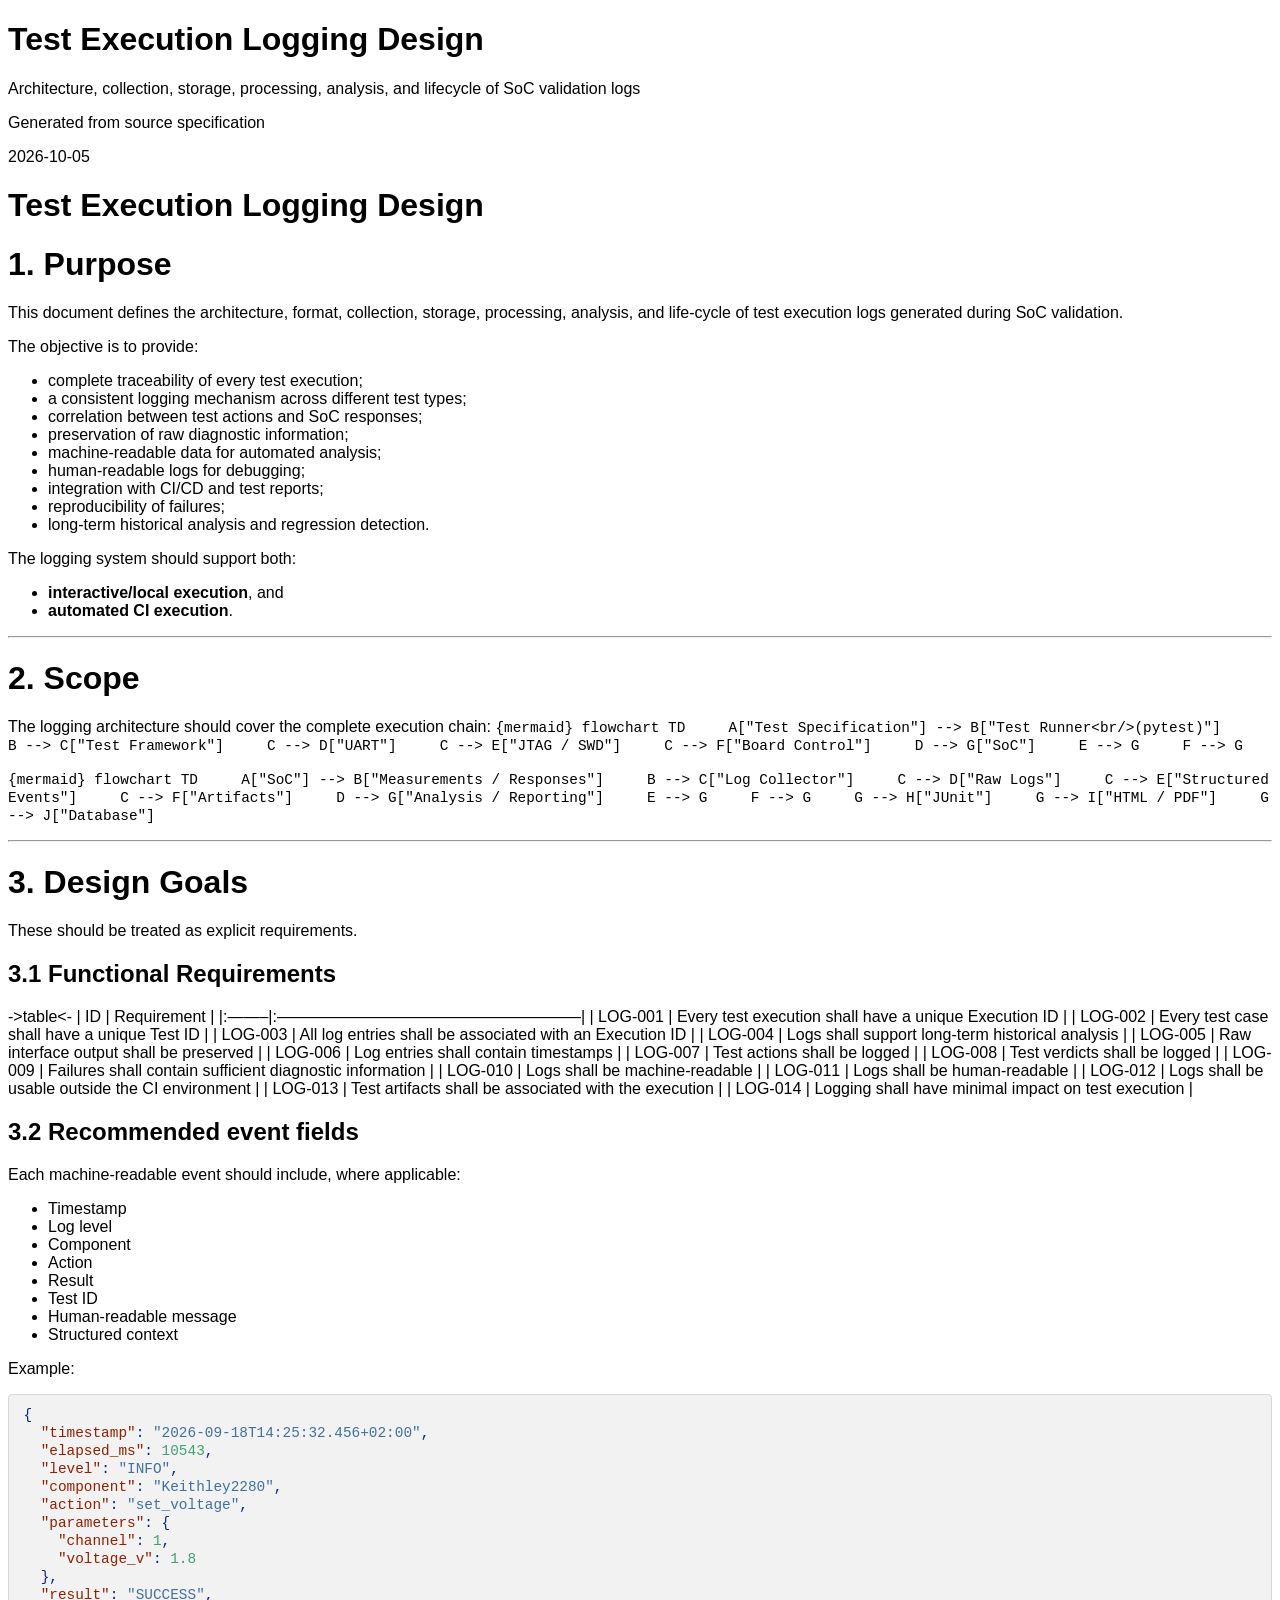
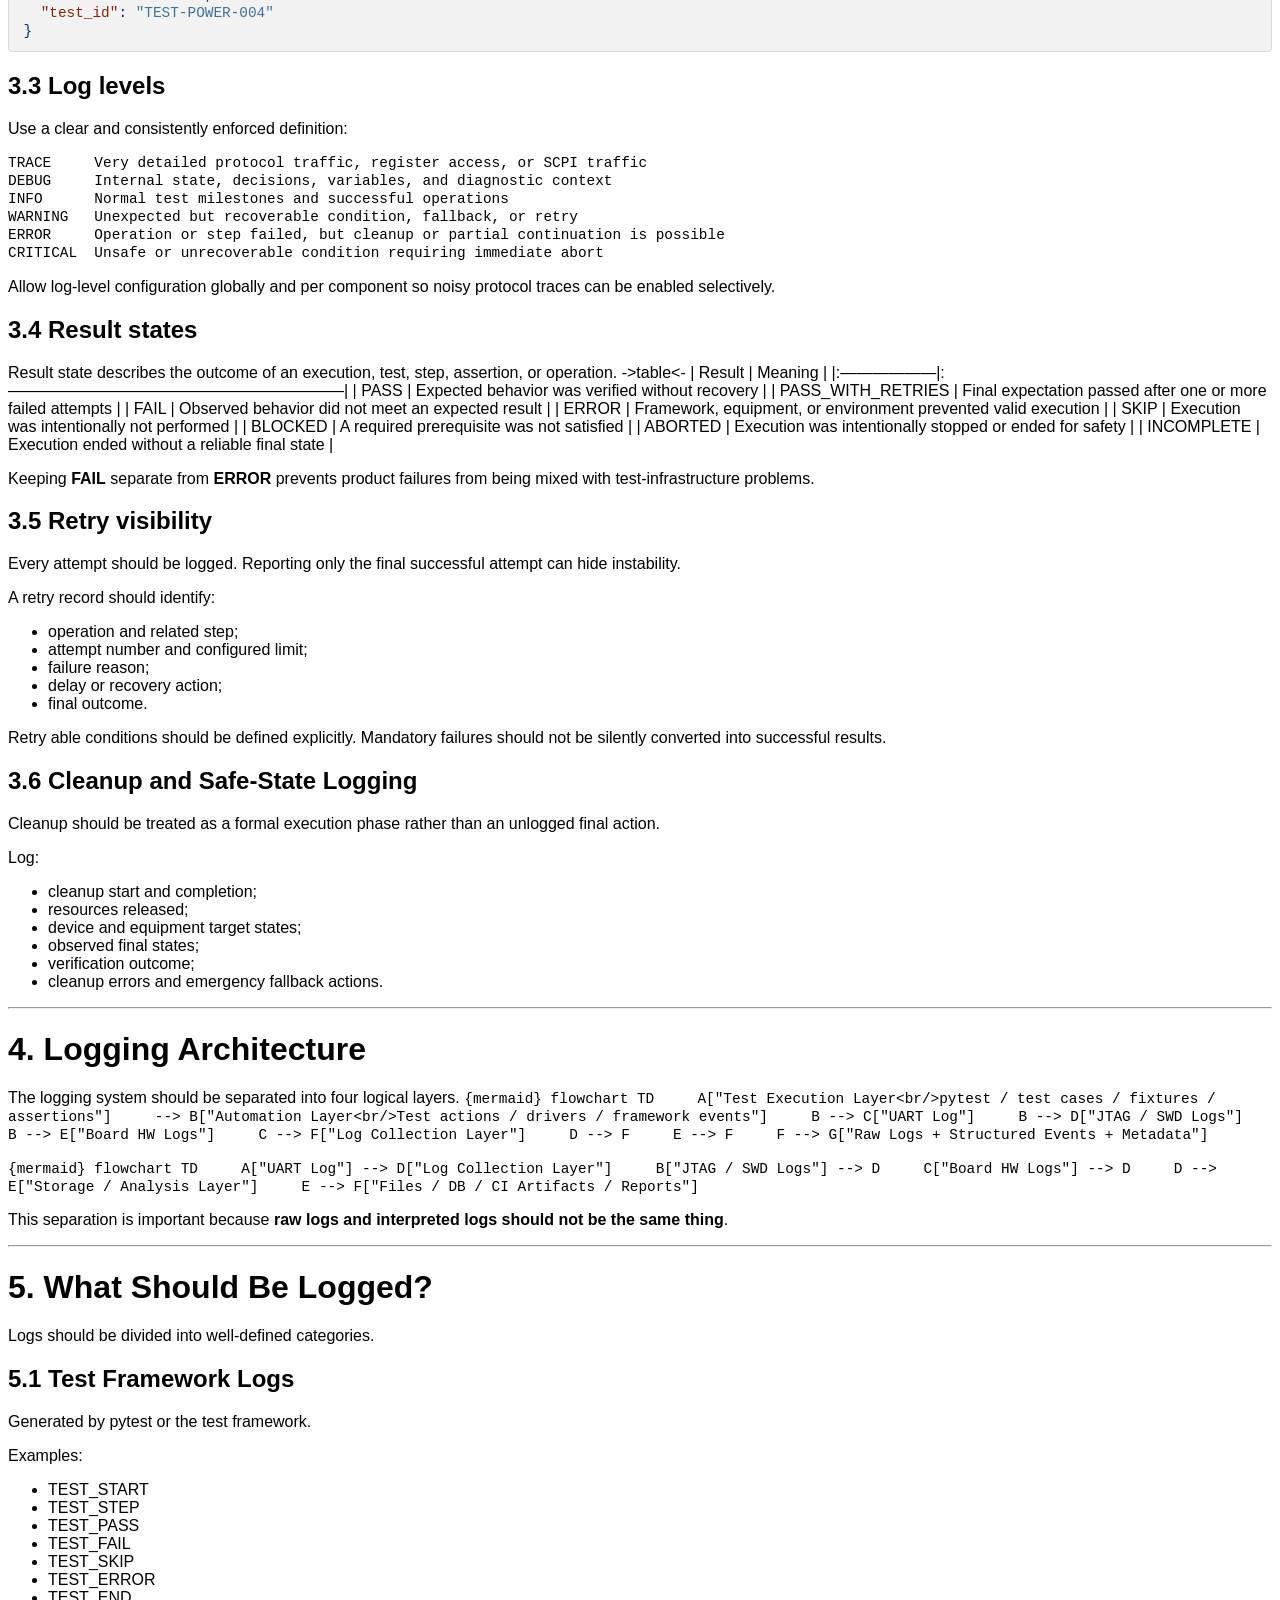
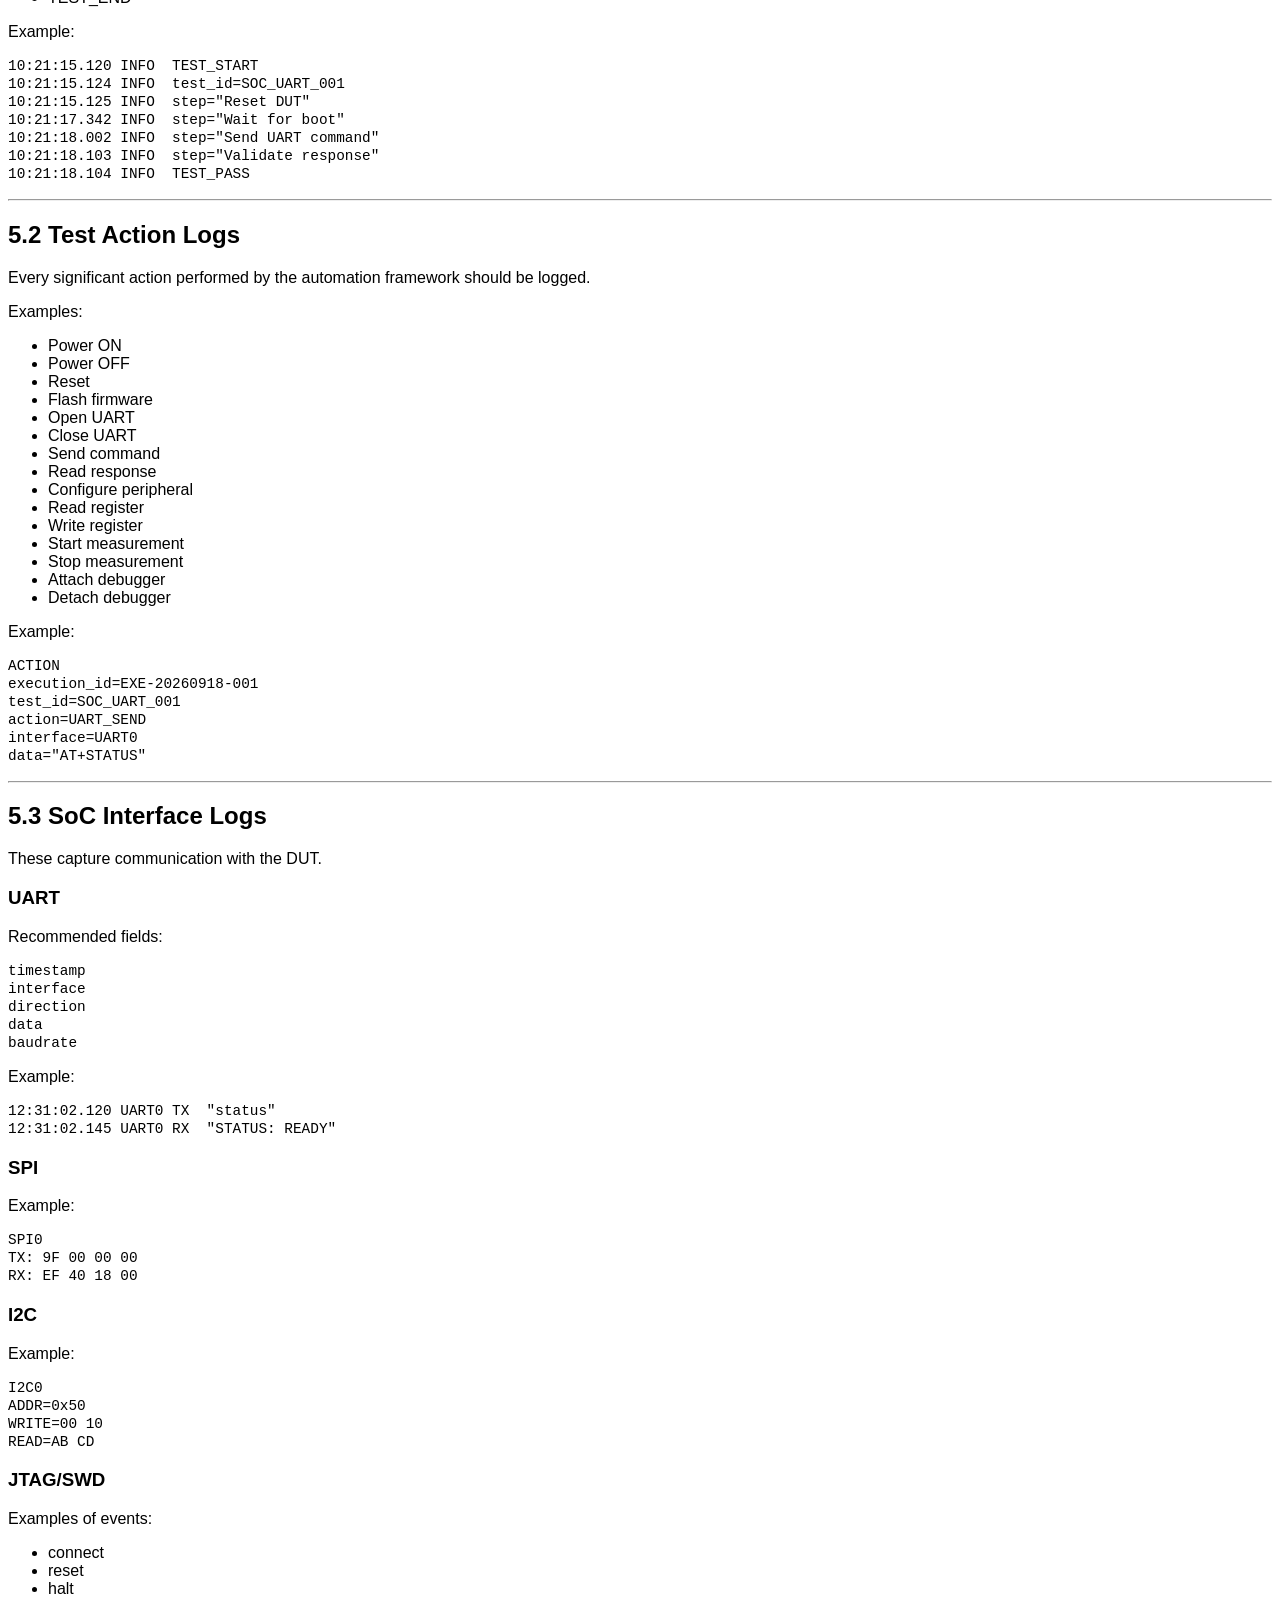
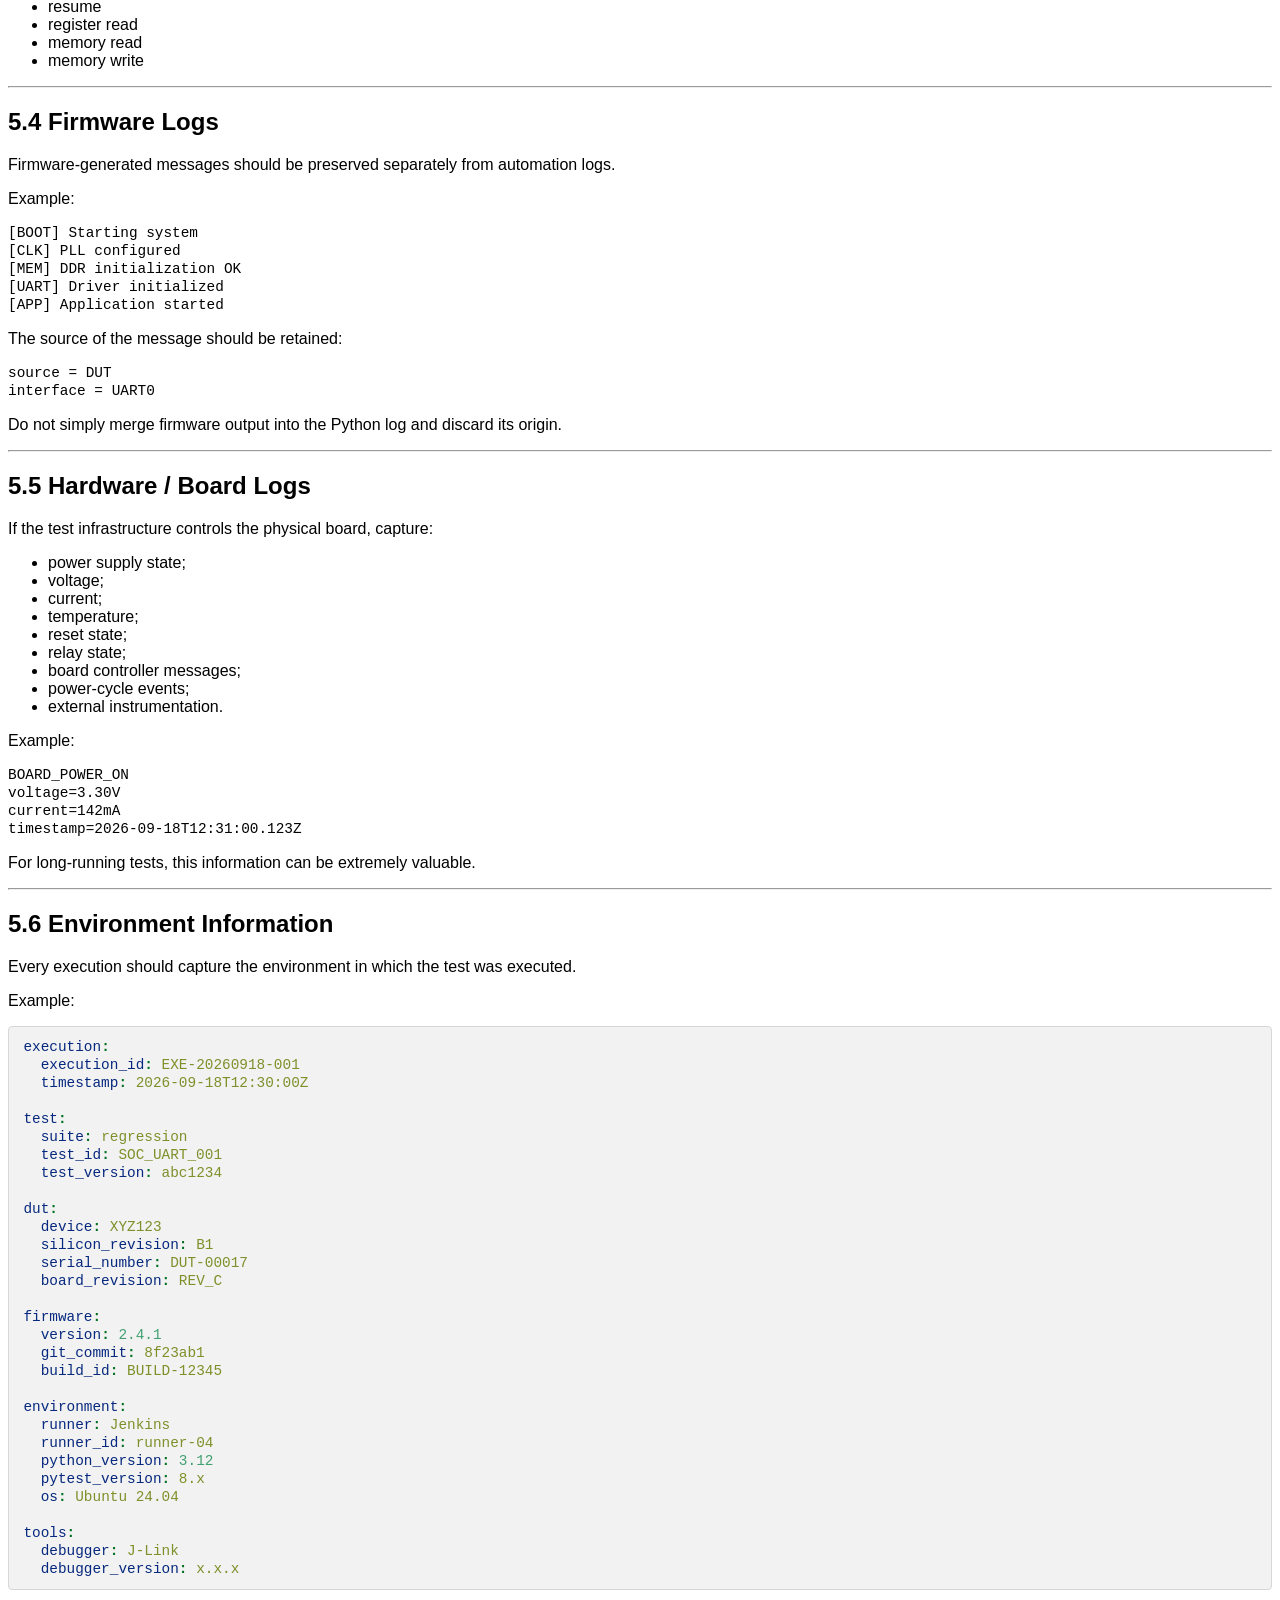
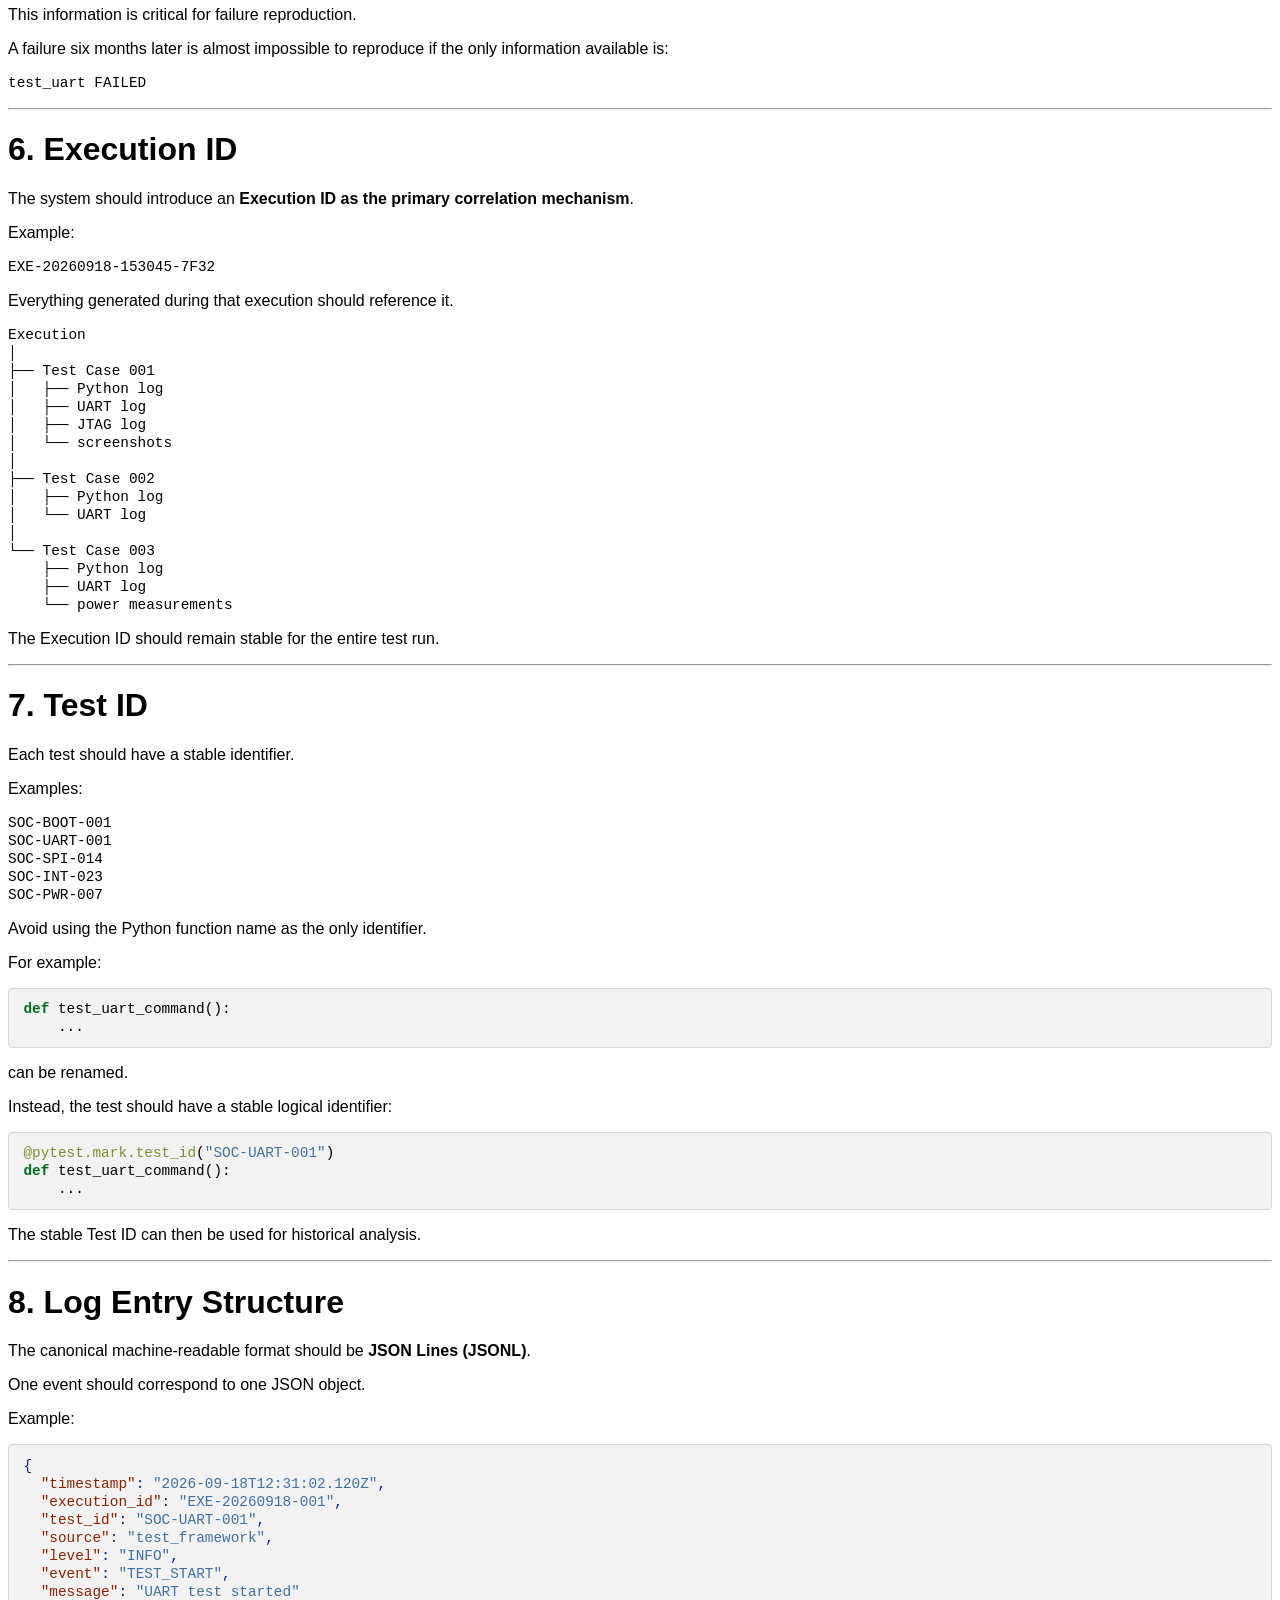
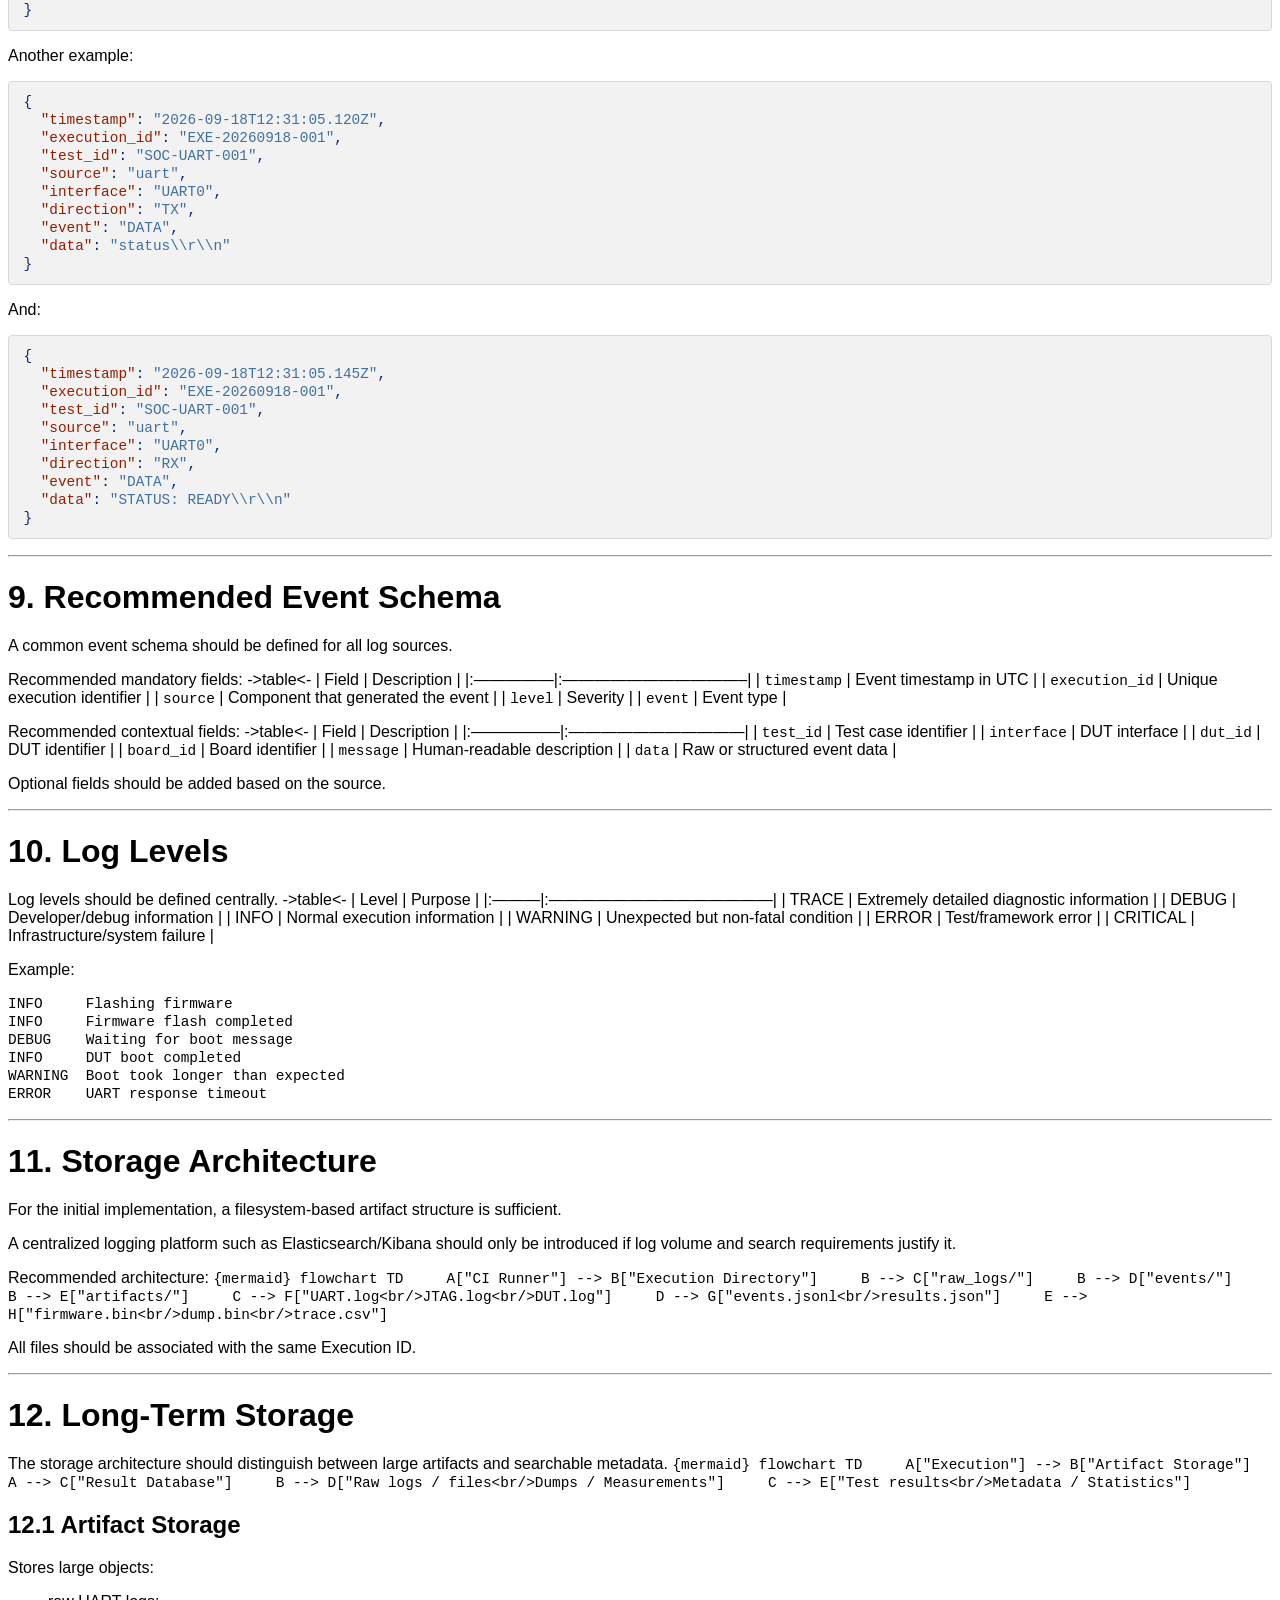
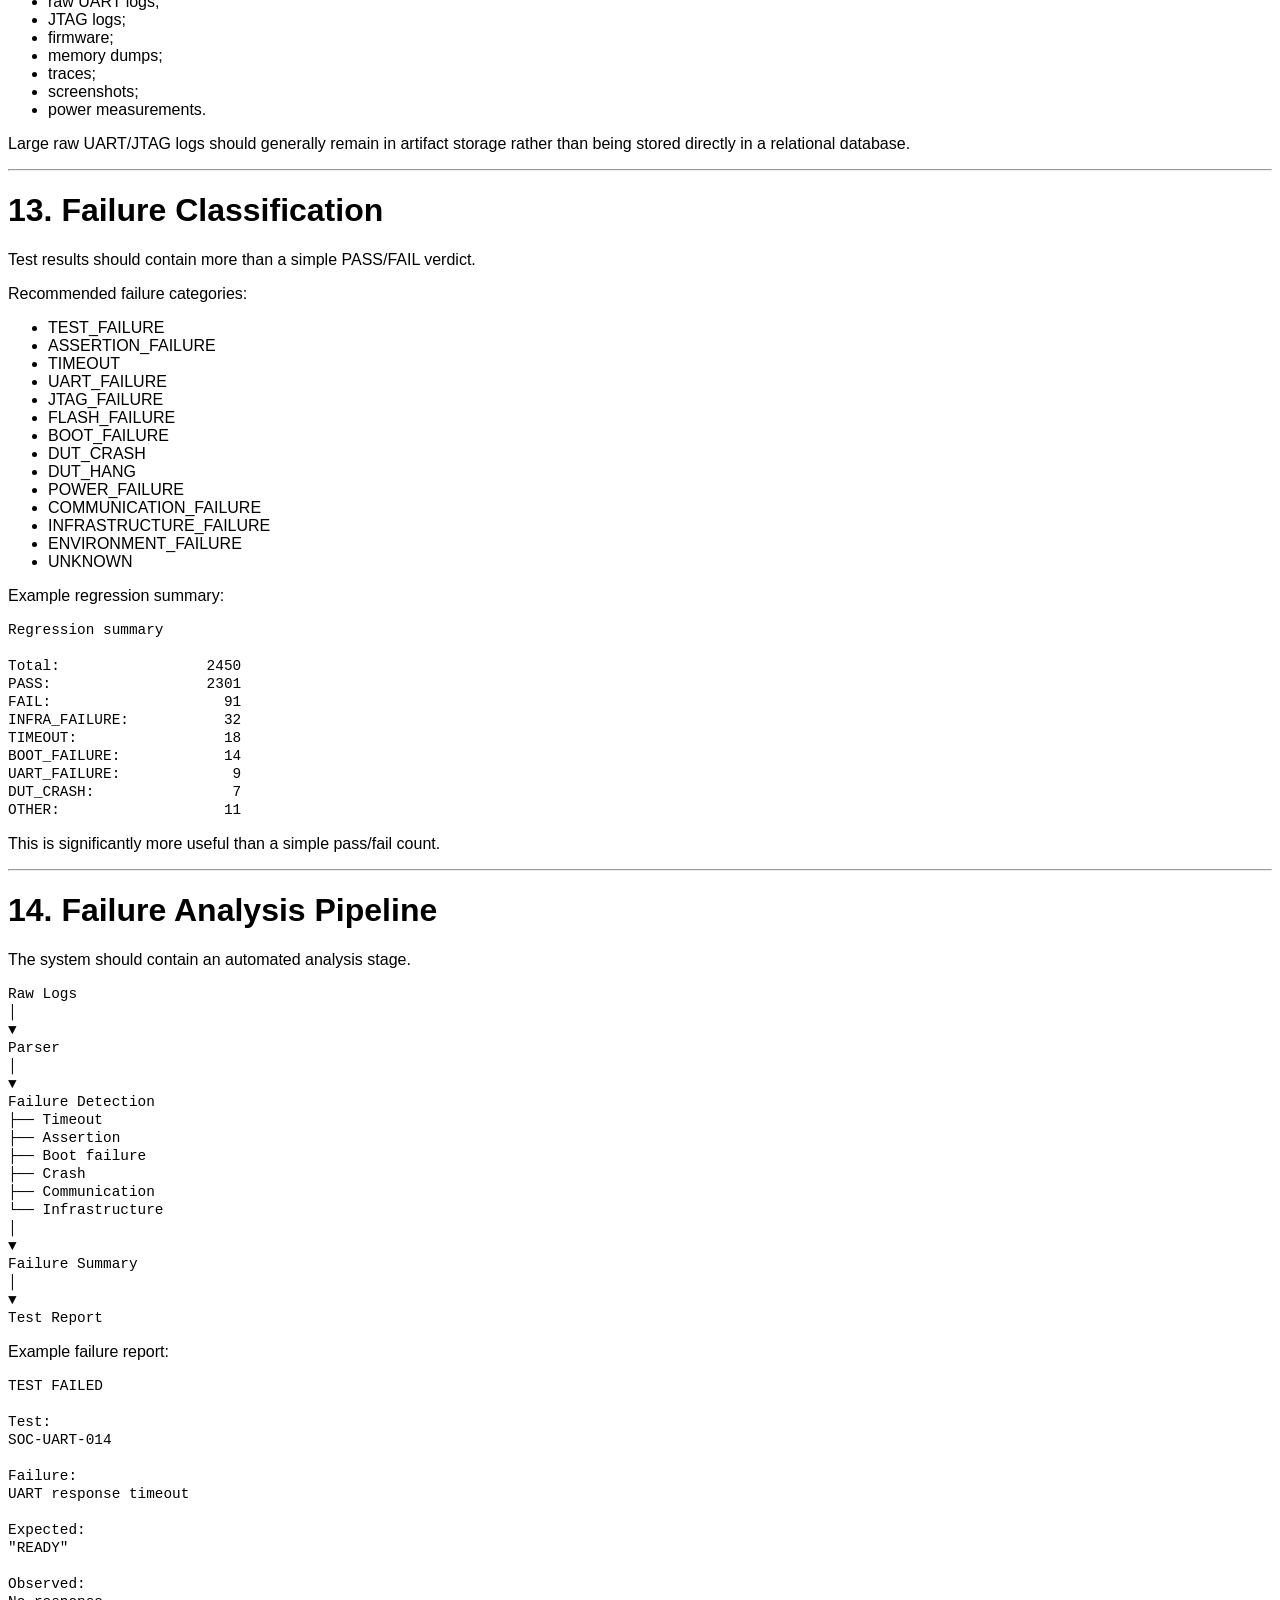
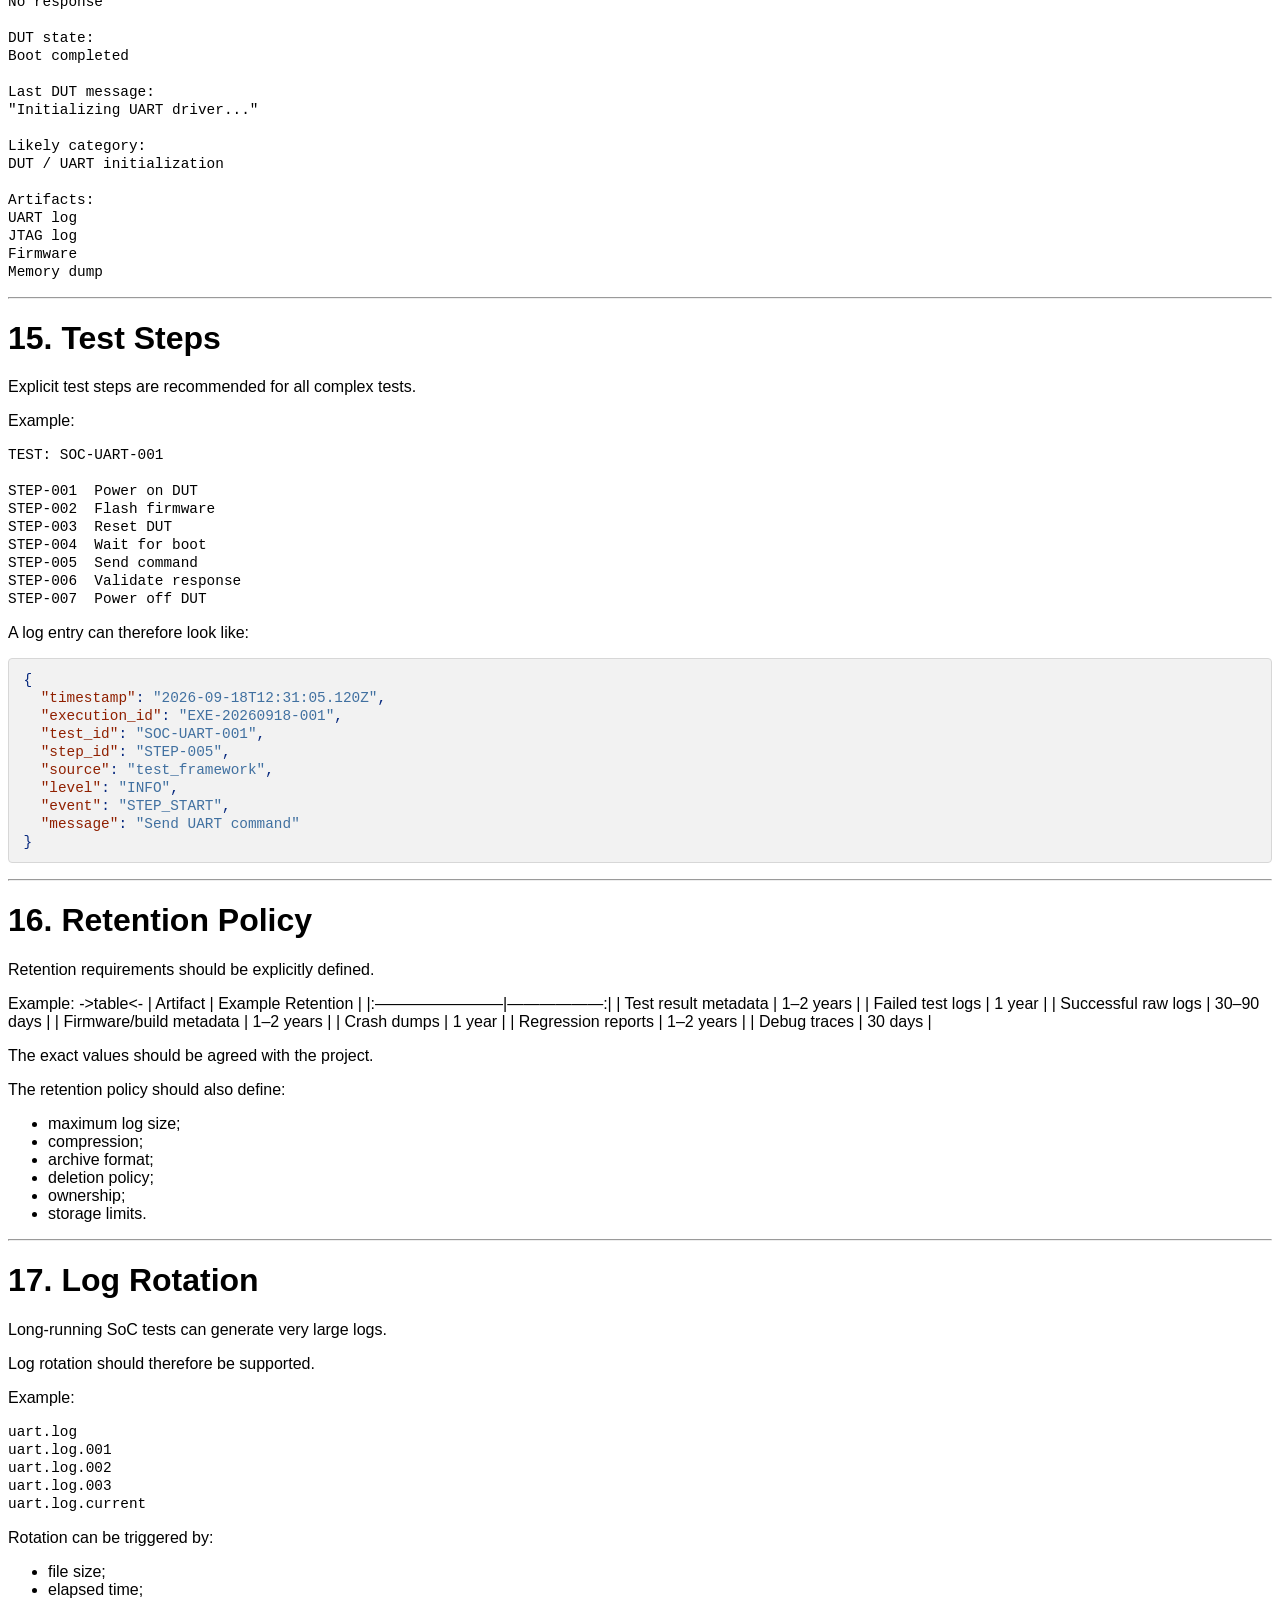
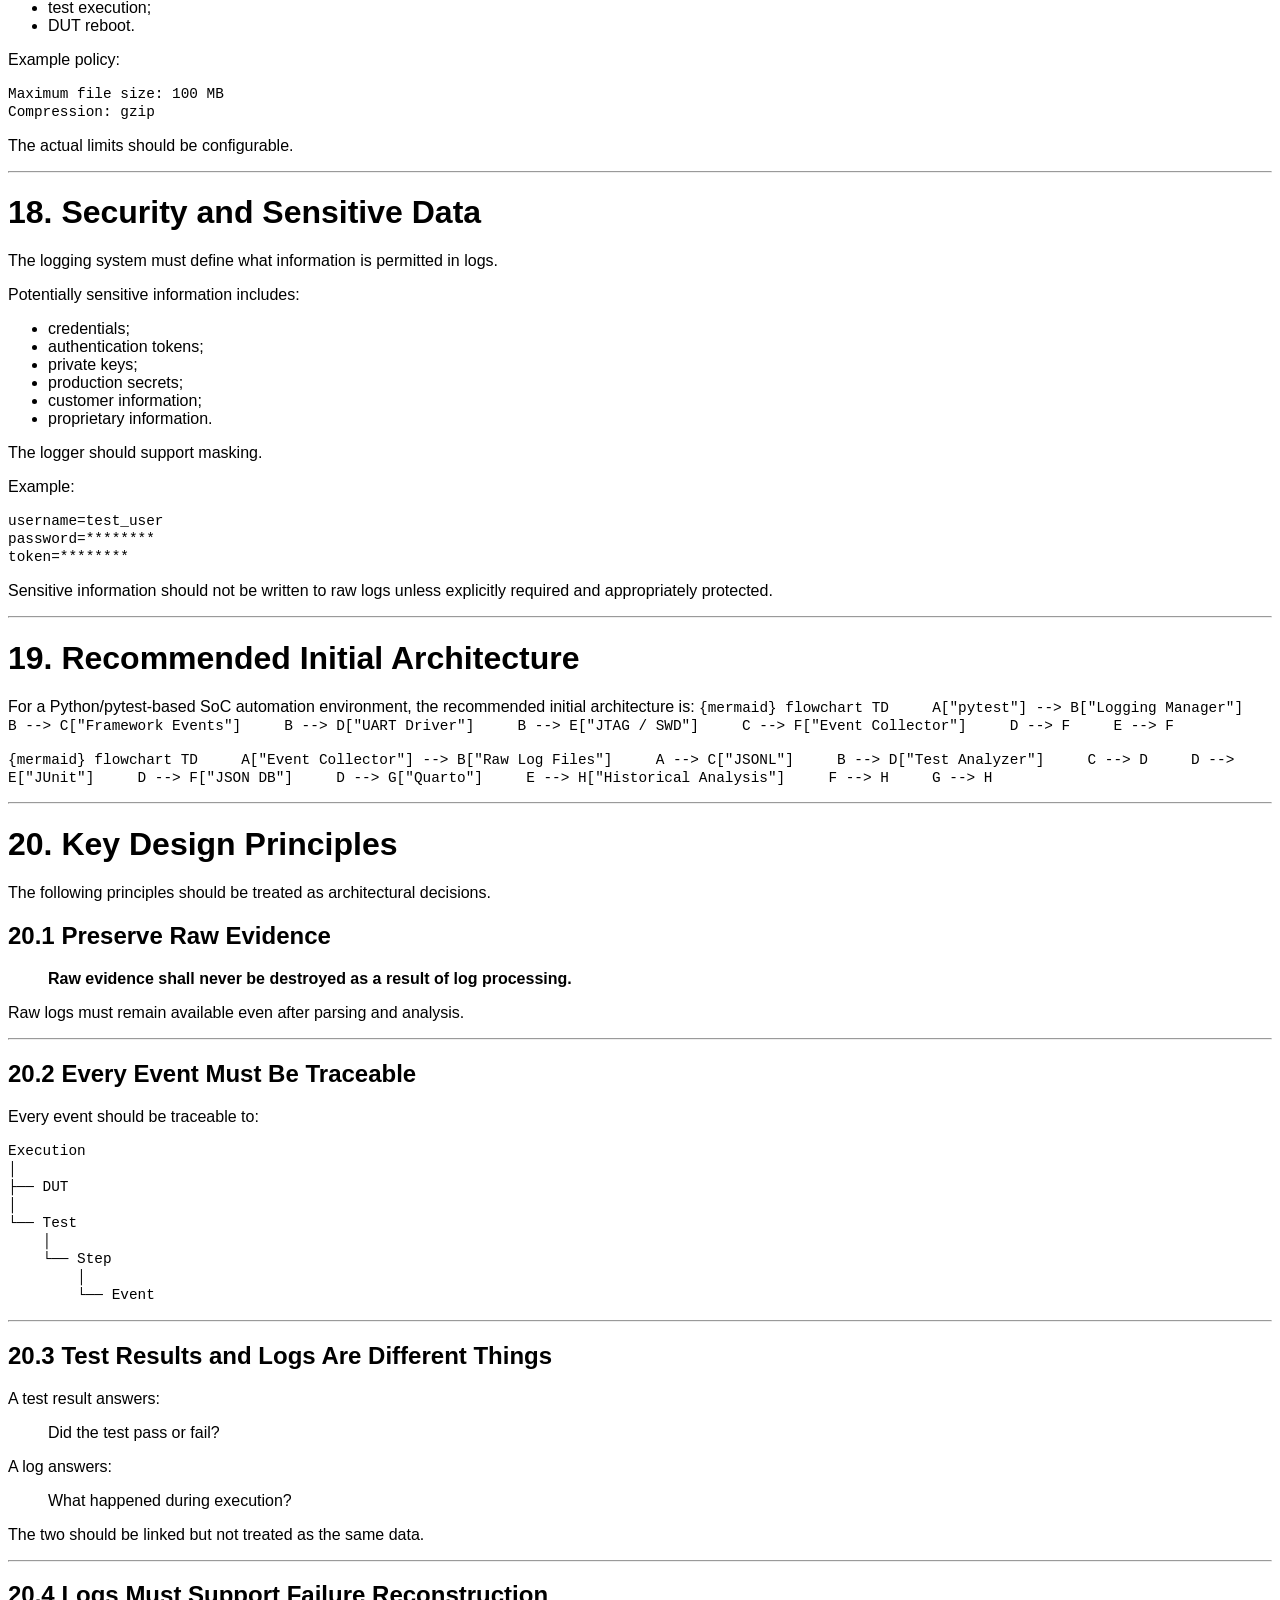
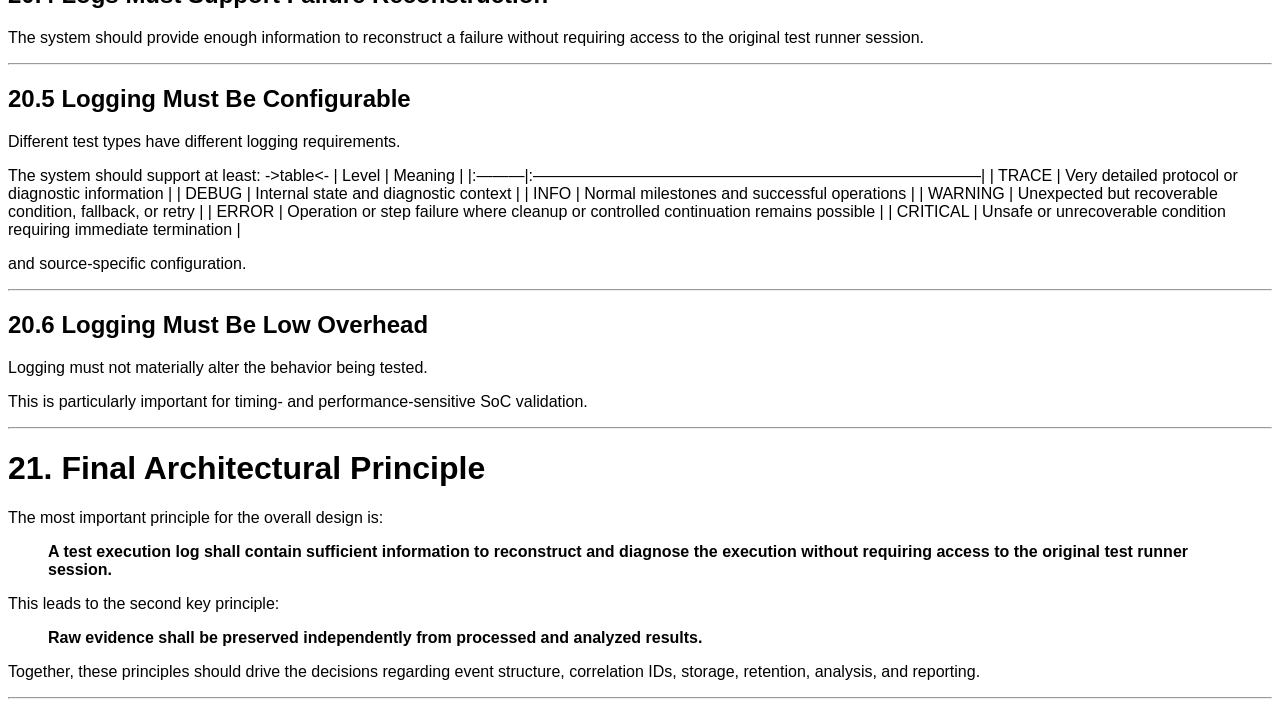
<file: logging/Test_Execution_Logging_Design/rep_result.html>
<!DOCTYPE html>
<html xmlns="http://www.w3.org/1999/xhtml" lang="" xml:lang="">
<head>
  <meta charset="utf-8" />
  <meta name="generator" content="pandoc" />
  <meta name="viewport" content="width=device-width, initial-scale=1.0, user-scalable=yes" />
  <meta name="author" content="Generated from source specification" />
  <meta name="dcterms.date" content="2026-10-05" />
  <title>Test Execution Logging Design</title>
  <style>
    code{white-space: pre-wrap;}
    span.smallcaps{font-variant: small-caps;}
    div.columns{display: flex; gap: min(4vw, 1.5em);}
    div.column{flex: auto; overflow-x: auto;}
    div.hanging-indent{margin-left: 1.5em; text-indent: -1.5em;}
    /* The extra [class] is a hack that increases specificity enough to
       override a similar rule in reveal.js */
    ul.task-list[class]{list-style: none;}
    ul.task-list li input[type="checkbox"] {
      font-size: inherit;
      width: 0.8em;
      margin: 0 0.8em 0.2em -1.6em;
      vertical-align: middle;
    }
    .display.math{display: block; text-align: center; margin: 0.5rem auto;}
    /* CSS for syntax highlighting */
    pre > code.sourceCode { white-space: pre; position: relative; }
    pre > code.sourceCode > span { line-height: 1.25; }
    pre > code.sourceCode > span:empty { height: 1.2em; }
    .sourceCode { overflow: visible; }
    code.sourceCode > span { color: inherit; text-decoration: inherit; }
    div.sourceCode { margin: 1em 0; }
    pre.sourceCode { margin: 0; }
    @media screen {
    div.sourceCode { overflow: auto; }
    }
    @media print {
    pre > code.sourceCode { white-space: pre-wrap; }
    pre > code.sourceCode > span { display: inline-block; text-indent: -5em; padding-left: 5em; }
    }
    pre.numberSource code
      { counter-reset: source-line 0; }
    pre.numberSource code > span
      { position: relative; left: -4em; counter-increment: source-line; }
    pre.numberSource code > span > a:first-child::before
      { content: counter(source-line);
        position: relative; left: -1em; text-align: right; vertical-align: baseline;
        border: none; display: inline-block;
        -webkit-touch-callout: none; -webkit-user-select: none;
        -khtml-user-select: none; -moz-user-select: none;
        -ms-user-select: none; user-select: none;
        padding: 0 4px; width: 4em;
        color: #aaaaaa;
      }
    pre.numberSource { margin-left: 3em; border-left: 1px solid #aaaaaa;  padding-left: 4px; }
    div.sourceCode
      {   }
    @media screen {
    pre > code.sourceCode > span > a:first-child::before { text-decoration: underline; }
    }
    code span.al { color: #ff0000; font-weight: bold; } /* Alert */
    code span.an { color: #60a0b0; font-weight: bold; font-style: italic; } /* Annotation */
    code span.at { color: #7d9029; } /* Attribute */
    code span.bn { color: #40a070; } /* BaseN */
    code span.bu { color: #008000; } /* BuiltIn */
    code span.cf { color: #007020; font-weight: bold; } /* ControlFlow */
    code span.ch { color: #4070a0; } /* Char */
    code span.cn { color: #880000; } /* Constant */
    code span.co { color: #60a0b0; font-style: italic; } /* Comment */
    code span.cv { color: #60a0b0; font-weight: bold; font-style: italic; } /* CommentVar */
    code span.do { color: #ba2121; font-style: italic; } /* Documentation */
    code span.dt { color: #902000; } /* DataType */
    code span.dv { color: #40a070; } /* DecVal */
    code span.er { color: #ff0000; font-weight: bold; } /* Error */
    code span.ex { } /* Extension */
    code span.fl { color: #40a070; } /* Float */
    code span.fu { color: #06287e; } /* Function */
    code span.im { color: #008000; font-weight: bold; } /* Import */
    code span.in { color: #60a0b0; font-weight: bold; font-style: italic; } /* Information */
    code span.kw { color: #007020; font-weight: bold; } /* Keyword */
    code span.op { color: #666666; } /* Operator */
    code span.ot { color: #007020; } /* Other */
    code span.pp { color: #bc7a00; } /* Preprocessor */
    code span.sc { color: #4070a0; } /* SpecialChar */
    code span.ss { color: #bb6688; } /* SpecialString */
    code span.st { color: #4070a0; } /* String */
    code span.va { color: #19177c; } /* Variable */
    code span.vs { color: #4070a0; } /* VerbatimString */
    code span.wa { color: #60a0b0; font-weight: bold; font-style: italic; } /* Warning */
  </style>
  <link rel="stylesheet" href="styles.css" />
</head>
<body>
<header id="title-block-header">
<h1 class="title">Test Execution Logging Design</h1>
<p class="subtitle">Architecture, collection, storage, processing,
analysis, and lifecycle of SoC validation logs</p>
<p class="author">Generated from source specification</p>
<p class="date">2026-10-05</p>
</header>
<nav id="TOC" role="doc-toc">

</nav>
<style>
pre.sourceCode {
  background: #f2f2f2;
  border: 1px solid #d7d7d7;
  border-radius: 4px;
  padding: 0.7em 0.9em;
}
code {
  font-size: 0.9em;
}
.mermaid {
  max-width: 100%;
  font-size: 10px;
}
</style>
<h1 id="test-execution-logging-design">Test Execution Logging
Design</h1>
<h1 id="purpose">1. Purpose</h1>
<p>This document defines the architecture, format, collection, storage,
processing, analysis, and life-cycle of test execution logs generated
during SoC validation.</p>
<p>The objective is to provide:</p>
<ul>
<li>complete traceability of every test execution;</li>
<li>a consistent logging mechanism across different test types;</li>
<li>correlation between test actions and SoC responses;</li>
<li>preservation of raw diagnostic information;</li>
<li>machine-readable data for automated analysis;</li>
<li>human-readable logs for debugging;</li>
<li>integration with CI/CD and test reports;</li>
<li>reproducibility of failures;</li>
<li>long-term historical analysis and regression detection.</li>
</ul>
<p>The logging system should support both:</p>
<ul>
<li><strong>interactive/local execution</strong>, and</li>
<li><strong>automated CI execution</strong>.</li>
</ul>
<hr />
<h1 id="scope">2. Scope</h1>
<p>The logging architecture should cover the complete execution chain:
<code>{mermaid} flowchart TD     A["Test Specification"] --&gt; B["Test Runner&lt;br/&gt;(pytest)"]     B --&gt; C["Test Framework"]     C --&gt; D["UART"]     C --&gt; E["JTAG / SWD"]     C --&gt; F["Board Control"]     D --&gt; G["SoC"]     E --&gt; G     F --&gt; G</code></p>
<p><code>{mermaid} flowchart TD     A["SoC"] --&gt; B["Measurements / Responses"]     B --&gt; C["Log Collector"]     C --&gt; D["Raw Logs"]     C --&gt; E["Structured Events"]     C --&gt; F["Artifacts"]     D --&gt; G["Analysis / Reporting"]     E --&gt; G     F --&gt; G     G --&gt; H["JUnit"]     G --&gt; I["HTML / PDF"]     G --&gt; J["Database"]</code></p>
<hr />
<h1 id="design-goals">3. Design Goals</h1>
<p>These should be treated as explicit requirements.</p>
<h2 id="functional-requirements">3.1 Functional Requirements</h2>
<p>-&gt;table&lt;- | ID | Requirement | |:——–|:———————————————————| |
LOG-001 | Every test execution shall have a unique Execution ID | |
LOG-002 | Every test case shall have a unique Test ID | | LOG-003 | All
log entries shall be associated with an Execution ID | | LOG-004 | Logs
shall support long-term historical analysis | | LOG-005 | Raw interface
output shall be preserved | | LOG-006 | Log entries shall contain
timestamps | | LOG-007 | Test actions shall be logged | | LOG-008 | Test
verdicts shall be logged | | LOG-009 | Failures shall contain sufficient
diagnostic information | | LOG-010 | Logs shall be machine-readable | |
LOG-011 | Logs shall be human-readable | | LOG-012 | Logs shall be
usable outside the CI environment | | LOG-013 | Test artifacts shall be
associated with the execution | | LOG-014 | Logging shall have minimal
impact on test execution |</p>
<h2 id="recommended-event-fields">3.2 Recommended event fields</h2>
<p>Each machine-readable event should include, where applicable:</p>
<ul>
<li>Timestamp</li>
<li>Log level</li>
<li>Component</li>
<li>Action</li>
<li>Result</li>
<li>Test ID</li>
<li>Human-readable message</li>
<li>Structured context</li>
</ul>
<p>Example:</p>
<div class="sourceCode" id="cb1"><pre
class="sourceCode json"><code class="sourceCode json"><span id="cb1-1"><a href="#cb1-1" aria-hidden="true" tabindex="-1"></a><span class="fu">{</span></span>
<span id="cb1-2"><a href="#cb1-2" aria-hidden="true" tabindex="-1"></a>  <span class="dt">&quot;timestamp&quot;</span><span class="fu">:</span> <span class="st">&quot;2026-09-18T14:25:32.456+02:00&quot;</span><span class="fu">,</span></span>
<span id="cb1-3"><a href="#cb1-3" aria-hidden="true" tabindex="-1"></a>  <span class="dt">&quot;elapsed_ms&quot;</span><span class="fu">:</span> <span class="dv">10543</span><span class="fu">,</span></span>
<span id="cb1-4"><a href="#cb1-4" aria-hidden="true" tabindex="-1"></a>  <span class="dt">&quot;level&quot;</span><span class="fu">:</span> <span class="st">&quot;INFO&quot;</span><span class="fu">,</span></span>
<span id="cb1-5"><a href="#cb1-5" aria-hidden="true" tabindex="-1"></a>  <span class="dt">&quot;component&quot;</span><span class="fu">:</span> <span class="st">&quot;Keithley2280&quot;</span><span class="fu">,</span></span>
<span id="cb1-6"><a href="#cb1-6" aria-hidden="true" tabindex="-1"></a>  <span class="dt">&quot;action&quot;</span><span class="fu">:</span> <span class="st">&quot;set_voltage&quot;</span><span class="fu">,</span></span>
<span id="cb1-7"><a href="#cb1-7" aria-hidden="true" tabindex="-1"></a>  <span class="dt">&quot;parameters&quot;</span><span class="fu">:</span> <span class="fu">{</span></span>
<span id="cb1-8"><a href="#cb1-8" aria-hidden="true" tabindex="-1"></a>    <span class="dt">&quot;channel&quot;</span><span class="fu">:</span> <span class="dv">1</span><span class="fu">,</span></span>
<span id="cb1-9"><a href="#cb1-9" aria-hidden="true" tabindex="-1"></a>    <span class="dt">&quot;voltage_v&quot;</span><span class="fu">:</span> <span class="fl">1.8</span></span>
<span id="cb1-10"><a href="#cb1-10" aria-hidden="true" tabindex="-1"></a>  <span class="fu">},</span></span>
<span id="cb1-11"><a href="#cb1-11" aria-hidden="true" tabindex="-1"></a>  <span class="dt">&quot;result&quot;</span><span class="fu">:</span> <span class="st">&quot;SUCCESS&quot;</span><span class="fu">,</span></span>
<span id="cb1-12"><a href="#cb1-12" aria-hidden="true" tabindex="-1"></a>  <span class="dt">&quot;test_id&quot;</span><span class="fu">:</span> <span class="st">&quot;TEST-POWER-004&quot;</span></span>
<span id="cb1-13"><a href="#cb1-13" aria-hidden="true" tabindex="-1"></a><span class="fu">}</span></span></code></pre></div>
<h2 id="log-levels">3.3 Log levels</h2>
<p>Use a clear and consistently enforced definition:</p>
<pre class="text"><code>TRACE     Very detailed protocol traffic, register access, or SCPI traffic
DEBUG     Internal state, decisions, variables, and diagnostic context
INFO      Normal test milestones and successful operations
WARNING   Unexpected but recoverable condition, fallback, or retry
ERROR     Operation or step failed, but cleanup or partial continuation is possible
CRITICAL  Unsafe or unrecoverable condition requiring immediate abort</code></pre>
<p>Allow log-level configuration globally and per component so noisy
protocol traces can be enabled selectively.</p>
<h2 id="result-states">3.4 Result states</h2>
<p>Result state describes the outcome of an execution, test, step,
assertion, or operation. -&gt;table&lt;- | Result | Meaning |
|:——————|:—————————————————————| | PASS | Expected behavior was verified
without recovery | | PASS_WITH_RETRIES | Final expectation passed after
one or more failed attempts | | FAIL | Observed behavior did not meet an
expected result | | ERROR | Framework, equipment, or environment
prevented valid execution | | SKIP | Execution was intentionally not
performed | | BLOCKED | A required prerequisite was not satisfied | |
ABORTED | Execution was intentionally stopped or ended for safety | |
INCOMPLETE | Execution ended without a reliable final state |</p>
<p>Keeping <strong>FAIL</strong> separate from <strong>ERROR</strong>
prevents product failures from being mixed with test-infrastructure
problems.</p>
<h2 id="retry-visibility">3.5 Retry visibility</h2>
<p>Every attempt should be logged. Reporting only the final successful
attempt can hide instability.</p>
<p>A retry record should identify:</p>
<ul>
<li>operation and related step;</li>
<li>attempt number and configured limit;</li>
<li>failure reason;</li>
<li>delay or recovery action;</li>
<li>final outcome.</li>
</ul>
<p>Retry able conditions should be defined explicitly. Mandatory
failures should not be silently converted into successful results.</p>
<h2 id="cleanup-and-safe-state-logging">3.6 Cleanup and Safe-State
Logging</h2>
<p>Cleanup should be treated as a formal execution phase rather than an
unlogged final action.</p>
<p>Log:</p>
<ul>
<li>cleanup start and completion;</li>
<li>resources released;</li>
<li>device and equipment target states;</li>
<li>observed final states;</li>
<li>verification outcome;</li>
<li>cleanup errors and emergency fallback actions.</li>
</ul>
<hr />
<h1 id="logging-architecture">4. Logging Architecture</h1>
<p>The logging system should be separated into four logical layers.
<code>{mermaid} flowchart TD     A["Test Execution Layer&lt;br/&gt;pytest / test cases / fixtures / assertions"]     --&gt; B["Automation Layer&lt;br/&gt;Test actions / drivers / framework events"]     B --&gt; C["UART Log"]     B --&gt; D["JTAG / SWD Logs"]     B --&gt; E["Board HW Logs"]     C --&gt; F["Log Collection Layer"]     D --&gt; F     E --&gt; F     F --&gt; G["Raw Logs + Structured Events + Metadata"]</code></p>
<p><code>{mermaid} flowchart TD     A["UART Log"] --&gt; D["Log Collection Layer"]     B["JTAG / SWD Logs"] --&gt; D     C["Board HW Logs"] --&gt; D     D --&gt; E["Storage / Analysis Layer"]     E --&gt; F["Files / DB / CI Artifacts / Reports"]</code></p>
<p>This separation is important because <strong>raw logs and interpreted
logs should not be the same thing</strong>.</p>
<hr />
<h1 id="what-should-be-logged">5. What Should Be Logged?</h1>
<p>Logs should be divided into well-defined categories.</p>
<h2 id="test-framework-logs">5.1 Test Framework Logs</h2>
<p>Generated by pytest or the test framework.</p>
<p>Examples:</p>
<ul>
<li>TEST_START</li>
<li>TEST_STEP</li>
<li>TEST_PASS</li>
<li>TEST_FAIL</li>
<li>TEST_SKIP</li>
<li>TEST_ERROR</li>
<li>TEST_END</li>
</ul>
<p>Example:</p>
<pre class="text"><code>10:21:15.120 INFO  TEST_START
10:21:15.124 INFO  test_id=SOC_UART_001
10:21:15.125 INFO  step=&quot;Reset DUT&quot;
10:21:17.342 INFO  step=&quot;Wait for boot&quot;
10:21:18.002 INFO  step=&quot;Send UART command&quot;
10:21:18.103 INFO  step=&quot;Validate response&quot;
10:21:18.104 INFO  TEST_PASS</code></pre>
<hr />
<h2 id="test-action-logs">5.2 Test Action Logs</h2>
<p>Every significant action performed by the automation framework should
be logged.</p>
<p>Examples:</p>
<ul>
<li>Power ON</li>
<li>Power OFF</li>
<li>Reset</li>
<li>Flash firmware</li>
<li>Open UART</li>
<li>Close UART</li>
<li>Send command</li>
<li>Read response</li>
<li>Configure peripheral</li>
<li>Read register</li>
<li>Write register</li>
<li>Start measurement</li>
<li>Stop measurement</li>
<li>Attach debugger</li>
<li>Detach debugger</li>
</ul>
<p>Example:</p>
<pre class="text"><code>ACTION
execution_id=EXE-20260918-001
test_id=SOC_UART_001
action=UART_SEND
interface=UART0
data=&quot;AT+STATUS&quot;</code></pre>
<hr />
<h2 id="soc-interface-logs">5.3 SoC Interface Logs</h2>
<p>These capture communication with the DUT.</p>
<h3 id="uart">UART</h3>
<p>Recommended fields:</p>
<pre class="text"><code>timestamp
interface
direction
data
baudrate</code></pre>
<p>Example:</p>
<pre class="text"><code>12:31:02.120 UART0 TX  &quot;status&quot;
12:31:02.145 UART0 RX  &quot;STATUS: READY&quot;</code></pre>
<h3 id="spi">SPI</h3>
<p>Example:</p>
<pre class="text"><code>SPI0
TX: 9F 00 00 00
RX: EF 40 18 00</code></pre>
<h3 id="i2c">I2C</h3>
<p>Example:</p>
<pre class="text"><code>I2C0
ADDR=0x50
WRITE=00 10
READ=AB CD</code></pre>
<h3 id="jtagswd">JTAG/SWD</h3>
<p>Examples of events:</p>
<ul>
<li>connect</li>
<li>reset</li>
<li>halt</li>
<li>resume</li>
<li>register read</li>
<li>memory read</li>
<li>memory write</li>
</ul>
<hr />
<h2 id="firmware-logs">5.4 Firmware Logs</h2>
<p>Firmware-generated messages should be preserved separately from
automation logs.</p>
<p>Example:</p>
<pre class="text"><code>[BOOT] Starting system
[CLK] PLL configured
[MEM] DDR initialization OK
[UART] Driver initialized
[APP] Application started</code></pre>
<p>The source of the message should be retained:</p>
<pre class="text"><code>source = DUT
interface = UART0</code></pre>
<p>Do not simply merge firmware output into the Python log and discard
its origin.</p>
<hr />
<h2 id="hardware-board-logs">5.5 Hardware / Board Logs</h2>
<p>If the test infrastructure controls the physical board, capture:</p>
<ul>
<li>power supply state;</li>
<li>voltage;</li>
<li>current;</li>
<li>temperature;</li>
<li>reset state;</li>
<li>relay state;</li>
<li>board controller messages;</li>
<li>power-cycle events;</li>
<li>external instrumentation.</li>
</ul>
<p>Example:</p>
<pre class="text"><code>BOARD_POWER_ON
voltage=3.30V
current=142mA
timestamp=2026-09-18T12:31:00.123Z</code></pre>
<p>For long-running tests, this information can be extremely
valuable.</p>
<hr />
<h2 id="environment-information">5.6 Environment Information</h2>
<p>Every execution should capture the environment in which the test was
executed.</p>
<p>Example:</p>
<div class="sourceCode" id="cb12"><pre
class="sourceCode yaml"><code class="sourceCode yaml"><span id="cb12-1"><a href="#cb12-1" aria-hidden="true" tabindex="-1"></a><span class="fu">execution</span><span class="kw">:</span></span>
<span id="cb12-2"><a href="#cb12-2" aria-hidden="true" tabindex="-1"></a><span class="at">  </span><span class="fu">execution_id</span><span class="kw">:</span><span class="at"> EXE-20260918-001</span></span>
<span id="cb12-3"><a href="#cb12-3" aria-hidden="true" tabindex="-1"></a><span class="at">  </span><span class="fu">timestamp</span><span class="kw">:</span><span class="at"> 2026-09-18T12:30:00Z</span></span>
<span id="cb12-4"><a href="#cb12-4" aria-hidden="true" tabindex="-1"></a></span>
<span id="cb12-5"><a href="#cb12-5" aria-hidden="true" tabindex="-1"></a><span class="fu">test</span><span class="kw">:</span></span>
<span id="cb12-6"><a href="#cb12-6" aria-hidden="true" tabindex="-1"></a><span class="at">  </span><span class="fu">suite</span><span class="kw">:</span><span class="at"> regression</span></span>
<span id="cb12-7"><a href="#cb12-7" aria-hidden="true" tabindex="-1"></a><span class="at">  </span><span class="fu">test_id</span><span class="kw">:</span><span class="at"> SOC_UART_001</span></span>
<span id="cb12-8"><a href="#cb12-8" aria-hidden="true" tabindex="-1"></a><span class="at">  </span><span class="fu">test_version</span><span class="kw">:</span><span class="at"> abc1234</span></span>
<span id="cb12-9"><a href="#cb12-9" aria-hidden="true" tabindex="-1"></a></span>
<span id="cb12-10"><a href="#cb12-10" aria-hidden="true" tabindex="-1"></a><span class="fu">dut</span><span class="kw">:</span></span>
<span id="cb12-11"><a href="#cb12-11" aria-hidden="true" tabindex="-1"></a><span class="at">  </span><span class="fu">device</span><span class="kw">:</span><span class="at"> XYZ123</span></span>
<span id="cb12-12"><a href="#cb12-12" aria-hidden="true" tabindex="-1"></a><span class="at">  </span><span class="fu">silicon_revision</span><span class="kw">:</span><span class="at"> B1</span></span>
<span id="cb12-13"><a href="#cb12-13" aria-hidden="true" tabindex="-1"></a><span class="at">  </span><span class="fu">serial_number</span><span class="kw">:</span><span class="at"> DUT-00017</span></span>
<span id="cb12-14"><a href="#cb12-14" aria-hidden="true" tabindex="-1"></a><span class="at">  </span><span class="fu">board_revision</span><span class="kw">:</span><span class="at"> REV_C</span></span>
<span id="cb12-15"><a href="#cb12-15" aria-hidden="true" tabindex="-1"></a></span>
<span id="cb12-16"><a href="#cb12-16" aria-hidden="true" tabindex="-1"></a><span class="fu">firmware</span><span class="kw">:</span></span>
<span id="cb12-17"><a href="#cb12-17" aria-hidden="true" tabindex="-1"></a><span class="at">  </span><span class="fu">version</span><span class="kw">:</span><span class="at"> </span><span class="fl">2.4.1</span></span>
<span id="cb12-18"><a href="#cb12-18" aria-hidden="true" tabindex="-1"></a><span class="at">  </span><span class="fu">git_commit</span><span class="kw">:</span><span class="at"> 8f23ab1</span></span>
<span id="cb12-19"><a href="#cb12-19" aria-hidden="true" tabindex="-1"></a><span class="at">  </span><span class="fu">build_id</span><span class="kw">:</span><span class="at"> BUILD-12345</span></span>
<span id="cb12-20"><a href="#cb12-20" aria-hidden="true" tabindex="-1"></a></span>
<span id="cb12-21"><a href="#cb12-21" aria-hidden="true" tabindex="-1"></a><span class="fu">environment</span><span class="kw">:</span></span>
<span id="cb12-22"><a href="#cb12-22" aria-hidden="true" tabindex="-1"></a><span class="at">  </span><span class="fu">runner</span><span class="kw">:</span><span class="at"> Jenkins</span></span>
<span id="cb12-23"><a href="#cb12-23" aria-hidden="true" tabindex="-1"></a><span class="at">  </span><span class="fu">runner_id</span><span class="kw">:</span><span class="at"> runner-04</span></span>
<span id="cb12-24"><a href="#cb12-24" aria-hidden="true" tabindex="-1"></a><span class="at">  </span><span class="fu">python_version</span><span class="kw">:</span><span class="at"> </span><span class="fl">3.12</span></span>
<span id="cb12-25"><a href="#cb12-25" aria-hidden="true" tabindex="-1"></a><span class="at">  </span><span class="fu">pytest_version</span><span class="kw">:</span><span class="at"> 8.x</span></span>
<span id="cb12-26"><a href="#cb12-26" aria-hidden="true" tabindex="-1"></a><span class="at">  </span><span class="fu">os</span><span class="kw">:</span><span class="at"> Ubuntu 24.04</span></span>
<span id="cb12-27"><a href="#cb12-27" aria-hidden="true" tabindex="-1"></a></span>
<span id="cb12-28"><a href="#cb12-28" aria-hidden="true" tabindex="-1"></a><span class="fu">tools</span><span class="kw">:</span></span>
<span id="cb12-29"><a href="#cb12-29" aria-hidden="true" tabindex="-1"></a><span class="at">  </span><span class="fu">debugger</span><span class="kw">:</span><span class="at"> J-Link</span></span>
<span id="cb12-30"><a href="#cb12-30" aria-hidden="true" tabindex="-1"></a><span class="at">  </span><span class="fu">debugger_version</span><span class="kw">:</span><span class="at"> x.x.x</span></span></code></pre></div>
<p>This information is critical for failure reproduction.</p>
<p>A failure six months later is almost impossible to reproduce if the
only information available is:</p>
<pre class="text"><code>test_uart FAILED</code></pre>
<hr />
<h1 id="execution-id">6. Execution ID</h1>
<p>The system should introduce an <strong>Execution ID as the primary
correlation mechanism</strong>.</p>
<p>Example:</p>
<pre class="text"><code>EXE-20260918-153045-7F32</code></pre>
<p>Everything generated during that execution should reference it.</p>
<pre class="text"><code>Execution
│
├── Test Case 001
│   ├── Python log
│   ├── UART log
│   ├── JTAG log
│   └── screenshots
│
├── Test Case 002
│   ├── Python log
│   └── UART log
│
└── Test Case 003
    ├── Python log
    ├── UART log
    └── power measurements</code></pre>
<p>The Execution ID should remain stable for the entire test run.</p>
<hr />
<h1 id="test-id">7. Test ID</h1>
<p>Each test should have a stable identifier.</p>
<p>Examples:</p>
<pre class="text"><code>SOC-BOOT-001
SOC-UART-001
SOC-SPI-014
SOC-INT-023
SOC-PWR-007</code></pre>
<p>Avoid using the Python function name as the only identifier.</p>
<p>For example:</p>
<div class="sourceCode" id="cb17"><pre
class="sourceCode python"><code class="sourceCode python"><span id="cb17-1"><a href="#cb17-1" aria-hidden="true" tabindex="-1"></a><span class="kw">def</span> test_uart_command():</span>
<span id="cb17-2"><a href="#cb17-2" aria-hidden="true" tabindex="-1"></a>    ...</span></code></pre></div>
<p>can be renamed.</p>
<p>Instead, the test should have a stable logical identifier:</p>
<div class="sourceCode" id="cb18"><pre
class="sourceCode python"><code class="sourceCode python"><span id="cb18-1"><a href="#cb18-1" aria-hidden="true" tabindex="-1"></a><span class="at">@pytest.mark.test_id</span>(<span class="st">&quot;SOC-UART-001&quot;</span>)</span>
<span id="cb18-2"><a href="#cb18-2" aria-hidden="true" tabindex="-1"></a><span class="kw">def</span> test_uart_command():</span>
<span id="cb18-3"><a href="#cb18-3" aria-hidden="true" tabindex="-1"></a>    ...</span></code></pre></div>
<p>The stable Test ID can then be used for historical analysis.</p>
<hr />
<h1 id="log-entry-structure">8. Log Entry Structure</h1>
<p>The canonical machine-readable format should be <strong>JSON Lines
(JSONL)</strong>.</p>
<p>One event should correspond to one JSON object.</p>
<p>Example:</p>
<div class="sourceCode" id="cb19"><pre
class="sourceCode json"><code class="sourceCode json"><span id="cb19-1"><a href="#cb19-1" aria-hidden="true" tabindex="-1"></a><span class="fu">{</span></span>
<span id="cb19-2"><a href="#cb19-2" aria-hidden="true" tabindex="-1"></a>  <span class="dt">&quot;timestamp&quot;</span><span class="fu">:</span> <span class="st">&quot;2026-09-18T12:31:02.120Z&quot;</span><span class="fu">,</span></span>
<span id="cb19-3"><a href="#cb19-3" aria-hidden="true" tabindex="-1"></a>  <span class="dt">&quot;execution_id&quot;</span><span class="fu">:</span> <span class="st">&quot;EXE-20260918-001&quot;</span><span class="fu">,</span></span>
<span id="cb19-4"><a href="#cb19-4" aria-hidden="true" tabindex="-1"></a>  <span class="dt">&quot;test_id&quot;</span><span class="fu">:</span> <span class="st">&quot;SOC-UART-001&quot;</span><span class="fu">,</span></span>
<span id="cb19-5"><a href="#cb19-5" aria-hidden="true" tabindex="-1"></a>  <span class="dt">&quot;source&quot;</span><span class="fu">:</span> <span class="st">&quot;test_framework&quot;</span><span class="fu">,</span></span>
<span id="cb19-6"><a href="#cb19-6" aria-hidden="true" tabindex="-1"></a>  <span class="dt">&quot;level&quot;</span><span class="fu">:</span> <span class="st">&quot;INFO&quot;</span><span class="fu">,</span></span>
<span id="cb19-7"><a href="#cb19-7" aria-hidden="true" tabindex="-1"></a>  <span class="dt">&quot;event&quot;</span><span class="fu">:</span> <span class="st">&quot;TEST_START&quot;</span><span class="fu">,</span></span>
<span id="cb19-8"><a href="#cb19-8" aria-hidden="true" tabindex="-1"></a>  <span class="dt">&quot;message&quot;</span><span class="fu">:</span> <span class="st">&quot;UART test started&quot;</span></span>
<span id="cb19-9"><a href="#cb19-9" aria-hidden="true" tabindex="-1"></a><span class="fu">}</span></span></code></pre></div>
<p>Another example:</p>
<div class="sourceCode" id="cb20"><pre
class="sourceCode json"><code class="sourceCode json"><span id="cb20-1"><a href="#cb20-1" aria-hidden="true" tabindex="-1"></a><span class="fu">{</span></span>
<span id="cb20-2"><a href="#cb20-2" aria-hidden="true" tabindex="-1"></a>  <span class="dt">&quot;timestamp&quot;</span><span class="fu">:</span> <span class="st">&quot;2026-09-18T12:31:05.120Z&quot;</span><span class="fu">,</span></span>
<span id="cb20-3"><a href="#cb20-3" aria-hidden="true" tabindex="-1"></a>  <span class="dt">&quot;execution_id&quot;</span><span class="fu">:</span> <span class="st">&quot;EXE-20260918-001&quot;</span><span class="fu">,</span></span>
<span id="cb20-4"><a href="#cb20-4" aria-hidden="true" tabindex="-1"></a>  <span class="dt">&quot;test_id&quot;</span><span class="fu">:</span> <span class="st">&quot;SOC-UART-001&quot;</span><span class="fu">,</span></span>
<span id="cb20-5"><a href="#cb20-5" aria-hidden="true" tabindex="-1"></a>  <span class="dt">&quot;source&quot;</span><span class="fu">:</span> <span class="st">&quot;uart&quot;</span><span class="fu">,</span></span>
<span id="cb20-6"><a href="#cb20-6" aria-hidden="true" tabindex="-1"></a>  <span class="dt">&quot;interface&quot;</span><span class="fu">:</span> <span class="st">&quot;UART0&quot;</span><span class="fu">,</span></span>
<span id="cb20-7"><a href="#cb20-7" aria-hidden="true" tabindex="-1"></a>  <span class="dt">&quot;direction&quot;</span><span class="fu">:</span> <span class="st">&quot;TX&quot;</span><span class="fu">,</span></span>
<span id="cb20-8"><a href="#cb20-8" aria-hidden="true" tabindex="-1"></a>  <span class="dt">&quot;event&quot;</span><span class="fu">:</span> <span class="st">&quot;DATA&quot;</span><span class="fu">,</span></span>
<span id="cb20-9"><a href="#cb20-9" aria-hidden="true" tabindex="-1"></a>  <span class="dt">&quot;data&quot;</span><span class="fu">:</span> <span class="st">&quot;status</span><span class="ch">\\</span><span class="st">r</span><span class="ch">\\</span><span class="st">n&quot;</span></span>
<span id="cb20-10"><a href="#cb20-10" aria-hidden="true" tabindex="-1"></a><span class="fu">}</span></span></code></pre></div>
<p>And:</p>
<div class="sourceCode" id="cb21"><pre
class="sourceCode json"><code class="sourceCode json"><span id="cb21-1"><a href="#cb21-1" aria-hidden="true" tabindex="-1"></a><span class="fu">{</span></span>
<span id="cb21-2"><a href="#cb21-2" aria-hidden="true" tabindex="-1"></a>  <span class="dt">&quot;timestamp&quot;</span><span class="fu">:</span> <span class="st">&quot;2026-09-18T12:31:05.145Z&quot;</span><span class="fu">,</span></span>
<span id="cb21-3"><a href="#cb21-3" aria-hidden="true" tabindex="-1"></a>  <span class="dt">&quot;execution_id&quot;</span><span class="fu">:</span> <span class="st">&quot;EXE-20260918-001&quot;</span><span class="fu">,</span></span>
<span id="cb21-4"><a href="#cb21-4" aria-hidden="true" tabindex="-1"></a>  <span class="dt">&quot;test_id&quot;</span><span class="fu">:</span> <span class="st">&quot;SOC-UART-001&quot;</span><span class="fu">,</span></span>
<span id="cb21-5"><a href="#cb21-5" aria-hidden="true" tabindex="-1"></a>  <span class="dt">&quot;source&quot;</span><span class="fu">:</span> <span class="st">&quot;uart&quot;</span><span class="fu">,</span></span>
<span id="cb21-6"><a href="#cb21-6" aria-hidden="true" tabindex="-1"></a>  <span class="dt">&quot;interface&quot;</span><span class="fu">:</span> <span class="st">&quot;UART0&quot;</span><span class="fu">,</span></span>
<span id="cb21-7"><a href="#cb21-7" aria-hidden="true" tabindex="-1"></a>  <span class="dt">&quot;direction&quot;</span><span class="fu">:</span> <span class="st">&quot;RX&quot;</span><span class="fu">,</span></span>
<span id="cb21-8"><a href="#cb21-8" aria-hidden="true" tabindex="-1"></a>  <span class="dt">&quot;event&quot;</span><span class="fu">:</span> <span class="st">&quot;DATA&quot;</span><span class="fu">,</span></span>
<span id="cb21-9"><a href="#cb21-9" aria-hidden="true" tabindex="-1"></a>  <span class="dt">&quot;data&quot;</span><span class="fu">:</span> <span class="st">&quot;STATUS: READY</span><span class="ch">\\</span><span class="st">r</span><span class="ch">\\</span><span class="st">n&quot;</span></span>
<span id="cb21-10"><a href="#cb21-10" aria-hidden="true" tabindex="-1"></a><span class="fu">}</span></span></code></pre></div>
<hr />
<h1 id="recommended-event-schema">9. Recommended Event Schema</h1>
<p>A common event schema should be defined for all log sources.</p>
<p>Recommended mandatory fields: -&gt;table&lt;- | Field | Description |
|:—————|:———————————–| | <code>timestamp</code> | Event timestamp in UTC
| | <code>execution_id</code> | Unique execution identifier | |
<code>source</code> | Component that generated the event | |
<code>level</code> | Severity | | <code>event</code> | Event type |</p>
<p>Recommended contextual fields: -&gt;table&lt;- | Field | Description
| |:—————–|:———————————| | <code>test_id</code> | Test case identifier |
| <code>interface</code> | DUT interface | | <code>dut_id</code> | DUT
identifier | | <code>board_id</code> | Board identifier | |
<code>message</code> | Human-readable description | | <code>data</code>
| Raw or structured event data |</p>
<p>Optional fields should be added based on the source.</p>
<hr />
<h1 id="log-levels-1">10. Log Levels</h1>
<p>Log levels should be defined centrally. -&gt;table&lt;- | Level |
Purpose | |:———|:——————————————| | TRACE | Extremely detailed diagnostic
information | | DEBUG | Developer/debug information | | INFO | Normal
execution information | | WARNING | Unexpected but non-fatal condition |
| ERROR | Test/framework error | | CRITICAL | Infrastructure/system
failure |</p>
<p>Example:</p>
<pre class="text"><code>INFO     Flashing firmware
INFO     Firmware flash completed
DEBUG    Waiting for boot message
INFO     DUT boot completed
WARNING  Boot took longer than expected
ERROR    UART response timeout</code></pre>
<hr />
<h1 id="storage-architecture">11. Storage Architecture</h1>
<p>For the initial implementation, a filesystem-based artifact structure
is sufficient.</p>
<p>A centralized logging platform such as Elasticsearch/Kibana should
only be introduced if log volume and search requirements justify it.</p>
<p>Recommended architecture:
<code>{mermaid} flowchart TD     A["CI Runner"] --&gt; B["Execution Directory"]     B --&gt; C["raw_logs/"]     B --&gt; D["events/"]     B --&gt; E["artifacts/"]     C --&gt; F["UART.log&lt;br/&gt;JTAG.log&lt;br/&gt;DUT.log"]     D --&gt; G["events.jsonl&lt;br/&gt;results.json"]     E --&gt; H["firmware.bin&lt;br/&gt;dump.bin&lt;br/&gt;trace.csv"]</code></p>
<p>All files should be associated with the same Execution ID.</p>
<hr />
<h1 id="long-term-storage">12. Long-Term Storage</h1>
<p>The storage architecture should distinguish between large artifacts
and searchable metadata.
<code>{mermaid} flowchart TD     A["Execution"] --&gt; B["Artifact Storage"]     A --&gt; C["Result Database"]     B --&gt; D["Raw logs / files&lt;br/&gt;Dumps / Measurements"]     C --&gt; E["Test results&lt;br/&gt;Metadata / Statistics"]</code></p>
<h2 id="artifact-storage">12.1 Artifact Storage</h2>
<p>Stores large objects:</p>
<ul>
<li>raw UART logs;</li>
<li>JTAG logs;</li>
<li>firmware;</li>
<li>memory dumps;</li>
<li>traces;</li>
<li>screenshots;</li>
<li>power measurements.</li>
</ul>
<p>Large raw UART/JTAG logs should generally remain in artifact storage
rather than being stored directly in a relational database.</p>
<hr />
<h1 id="failure-classification">13. Failure Classification</h1>
<p>Test results should contain more than a simple PASS/FAIL verdict.</p>
<p>Recommended failure categories:</p>
<ul>
<li>TEST_FAILURE</li>
<li>ASSERTION_FAILURE</li>
<li>TIMEOUT</li>
<li>UART_FAILURE</li>
<li>JTAG_FAILURE</li>
<li>FLASH_FAILURE</li>
<li>BOOT_FAILURE</li>
<li>DUT_CRASH</li>
<li>DUT_HANG</li>
<li>POWER_FAILURE</li>
<li>COMMUNICATION_FAILURE</li>
<li>INFRASTRUCTURE_FAILURE</li>
<li>ENVIRONMENT_FAILURE</li>
<li>UNKNOWN</li>
</ul>
<p>Example regression summary:</p>
<pre class="text"><code>Regression summary

Total:                 2450
PASS:                  2301
FAIL:                    91
INFRA_FAILURE:           32
TIMEOUT:                 18
BOOT_FAILURE:            14
UART_FAILURE:             9
DUT_CRASH:                7
OTHER:                   11</code></pre>
<p>This is significantly more useful than a simple pass/fail count.</p>
<hr />
<h1 id="failure-analysis-pipeline">14. Failure Analysis Pipeline</h1>
<p>The system should contain an automated analysis stage.</p>
<pre class="text"><code>Raw Logs
│
▼
Parser
│
▼
Failure Detection
├── Timeout
├── Assertion
├── Boot failure
├── Crash
├── Communication
└── Infrastructure
│
▼
Failure Summary
│
▼
Test Report</code></pre>
<p>Example failure report:</p>
<pre class="text"><code>TEST FAILED

Test:
SOC-UART-014

Failure:
UART response timeout

Expected:
&quot;READY&quot;

Observed:
No response

DUT state:
Boot completed

Last DUT message:
&quot;Initializing UART driver...&quot;

Likely category:
DUT / UART initialization

Artifacts:
UART log
JTAG log
Firmware
Memory dump</code></pre>
<hr />
<h1 id="test-steps">15. Test Steps</h1>
<p>Explicit test steps are recommended for all complex tests.</p>
<p>Example:</p>
<pre class="text"><code>TEST: SOC-UART-001

STEP-001  Power on DUT
STEP-002  Flash firmware
STEP-003  Reset DUT
STEP-004  Wait for boot
STEP-005  Send command
STEP-006  Validate response
STEP-007  Power off DUT</code></pre>
<p>A log entry can therefore look like:</p>
<div class="sourceCode" id="cb27"><pre
class="sourceCode json"><code class="sourceCode json"><span id="cb27-1"><a href="#cb27-1" aria-hidden="true" tabindex="-1"></a><span class="fu">{</span></span>
<span id="cb27-2"><a href="#cb27-2" aria-hidden="true" tabindex="-1"></a>  <span class="dt">&quot;timestamp&quot;</span><span class="fu">:</span> <span class="st">&quot;2026-09-18T12:31:05.120Z&quot;</span><span class="fu">,</span></span>
<span id="cb27-3"><a href="#cb27-3" aria-hidden="true" tabindex="-1"></a>  <span class="dt">&quot;execution_id&quot;</span><span class="fu">:</span> <span class="st">&quot;EXE-20260918-001&quot;</span><span class="fu">,</span></span>
<span id="cb27-4"><a href="#cb27-4" aria-hidden="true" tabindex="-1"></a>  <span class="dt">&quot;test_id&quot;</span><span class="fu">:</span> <span class="st">&quot;SOC-UART-001&quot;</span><span class="fu">,</span></span>
<span id="cb27-5"><a href="#cb27-5" aria-hidden="true" tabindex="-1"></a>  <span class="dt">&quot;step_id&quot;</span><span class="fu">:</span> <span class="st">&quot;STEP-005&quot;</span><span class="fu">,</span></span>
<span id="cb27-6"><a href="#cb27-6" aria-hidden="true" tabindex="-1"></a>  <span class="dt">&quot;source&quot;</span><span class="fu">:</span> <span class="st">&quot;test_framework&quot;</span><span class="fu">,</span></span>
<span id="cb27-7"><a href="#cb27-7" aria-hidden="true" tabindex="-1"></a>  <span class="dt">&quot;level&quot;</span><span class="fu">:</span> <span class="st">&quot;INFO&quot;</span><span class="fu">,</span></span>
<span id="cb27-8"><a href="#cb27-8" aria-hidden="true" tabindex="-1"></a>  <span class="dt">&quot;event&quot;</span><span class="fu">:</span> <span class="st">&quot;STEP_START&quot;</span><span class="fu">,</span></span>
<span id="cb27-9"><a href="#cb27-9" aria-hidden="true" tabindex="-1"></a>  <span class="dt">&quot;message&quot;</span><span class="fu">:</span> <span class="st">&quot;Send UART command&quot;</span></span>
<span id="cb27-10"><a href="#cb27-10" aria-hidden="true" tabindex="-1"></a><span class="fu">}</span></span></code></pre></div>
<hr />
<h1 id="retention-policy">16. Retention Policy</h1>
<p>Retention requirements should be explicitly defined.</p>
<p>Example: -&gt;table&lt;- | Artifact | Example Retention |
|:————————|——————:| | Test result metadata | 1–2 years | | Failed test
logs | 1 year | | Successful raw logs | 30–90 days | | Firmware/build
metadata | 1–2 years | | Crash dumps | 1 year | | Regression reports |
1–2 years | | Debug traces | 30 days |</p>
<p>The exact values should be agreed with the project.</p>
<p>The retention policy should also define:</p>
<ul>
<li>maximum log size;</li>
<li>compression;</li>
<li>archive format;</li>
<li>deletion policy;</li>
<li>ownership;</li>
<li>storage limits.</li>
</ul>
<hr />
<h1 id="log-rotation">17. Log Rotation</h1>
<p>Long-running SoC tests can generate very large logs.</p>
<p>Log rotation should therefore be supported.</p>
<p>Example:</p>
<pre class="text"><code>uart.log
uart.log.001
uart.log.002
uart.log.003
uart.log.current</code></pre>
<p>Rotation can be triggered by:</p>
<ul>
<li>file size;</li>
<li>elapsed time;</li>
<li>test execution;</li>
<li>DUT reboot.</li>
</ul>
<p>Example policy:</p>
<pre class="text"><code>Maximum file size: 100 MB
Compression: gzip</code></pre>
<p>The actual limits should be configurable.</p>
<hr />
<h1 id="security-and-sensitive-data">18. Security and Sensitive
Data</h1>
<p>The logging system must define what information is permitted in
logs.</p>
<p>Potentially sensitive information includes:</p>
<ul>
<li>credentials;</li>
<li>authentication tokens;</li>
<li>private keys;</li>
<li>production secrets;</li>
<li>customer information;</li>
<li>proprietary information.</li>
</ul>
<p>The logger should support masking.</p>
<p>Example:</p>
<pre class="text"><code>username=test_user
password=********
token=********</code></pre>
<p>Sensitive information should not be written to raw logs unless
explicitly required and appropriately protected.</p>
<hr />
<h1 id="recommended-initial-architecture">19. Recommended Initial
Architecture</h1>
<p>For a Python/pytest-based SoC automation environment, the recommended
initial architecture is:
<code>{mermaid} flowchart TD     A["pytest"] --&gt; B["Logging Manager"]     B --&gt; C["Framework Events"]     B --&gt; D["UART Driver"]     B --&gt; E["JTAG / SWD"]     C --&gt; F["Event Collector"]     D --&gt; F     E --&gt; F</code></p>
<p><code>{mermaid} flowchart TD     A["Event Collector"] --&gt; B["Raw Log Files"]     A --&gt; C["JSONL"]     B --&gt; D["Test Analyzer"]     C --&gt; D     D --&gt; E["JUnit"]     D --&gt; F["JSON DB"]     D --&gt; G["Quarto"]     E --&gt; H["Historical Analysis"]     F --&gt; H     G --&gt; H</code></p>
<hr />
<h1 id="key-design-principles">20. Key Design Principles</h1>
<p>The following principles should be treated as architectural
decisions.</p>
<h2 id="preserve-raw-evidence">20.1 Preserve Raw Evidence</h2>
<blockquote>
<p><strong>Raw evidence shall never be destroyed as a result of log
processing.</strong></p>
</blockquote>
<p>Raw logs must remain available even after parsing and analysis.</p>
<hr />
<h2 id="every-event-must-be-traceable">20.2 Every Event Must Be
Traceable</h2>
<p>Every event should be traceable to:</p>
<pre class="text"><code>Execution
│
├── DUT
│
└── Test
    │
    └── Step
        │
        └── Event</code></pre>
<hr />
<h2 id="test-results-and-logs-are-different-things">20.3 Test Results
and Logs Are Different Things</h2>
<p>A test result answers:</p>
<blockquote>
<p>Did the test pass or fail?</p>
</blockquote>
<p>A log answers:</p>
<blockquote>
<p>What happened during execution?</p>
</blockquote>
<p>The two should be linked but not treated as the same data.</p>
<hr />
<h2 id="logs-must-support-failure-reconstruction">20.4 Logs Must Support
Failure Reconstruction</h2>
<p>The system should provide enough information to reconstruct a failure
without requiring access to the original test runner session.</p>
<hr />
<h2 id="logging-must-be-configurable">20.5 Logging Must Be
Configurable</h2>
<p>Different test types have different logging requirements.</p>
<p>The system should support at least: -&gt;table&lt;- | Level | Meaning
| |:———|:————————————————————————————| | TRACE | Very detailed protocol
or diagnostic information | | DEBUG | Internal state and diagnostic
context | | INFO | Normal milestones and successful operations | |
WARNING | Unexpected but recoverable condition, fallback, or retry | |
ERROR | Operation or step failure where cleanup or controlled
continuation remains possible | | CRITICAL | Unsafe or unrecoverable
condition requiring immediate termination |</p>
<p>and source-specific configuration.</p>
<hr />
<h2 id="logging-must-be-low-overhead">20.6 Logging Must Be Low
Overhead</h2>
<p>Logging must not materially alter the behavior being tested.</p>
<p>This is particularly important for timing- and performance-sensitive
SoC validation.</p>
<hr />
<h1 id="final-architectural-principle">21. Final Architectural
Principle</h1>
<p>The most important principle for the overall design is:</p>
<blockquote>
<p><strong>A test execution log shall contain sufficient information to
reconstruct and diagnose the execution without requiring access to the
original test runner session.</strong></p>
</blockquote>
<p>This leads to the second key principle:</p>
<blockquote>
<p><strong>Raw evidence shall be preserved independently from processed
and analyzed results.</strong></p>
</blockquote>
<p>Together, these principles should drive the decisions regarding event
structure, correlation IDs, storage, retention, analysis, and
reporting.</p>
<hr />
</body>
</html>
</file>
<file: logging/gtp_logging_v2_files/libs/quarto-html/tippy.css>
.tippy-box[data-animation=fade][data-state=hidden]{opacity:0}[data-tippy-root]{max-width:calc(100vw - 10px)}.tippy-box{position:relative;background-color:#333;color:#fff;border-radius:4px;font-size:14px;line-height:1.4;white-space:normal;outline:0;transition-property:transform,visibility,opacity}.tippy-box[data-placement^=top]>.tippy-arrow{bottom:0}.tippy-box[data-placement^=top]>.tippy-arrow:before{bottom:-7px;left:0;border-width:8px 8px 0;border-top-color:initial;transform-origin:center top}.tippy-box[data-placement^=bottom]>.tippy-arrow{top:0}.tippy-box[data-placement^=bottom]>.tippy-arrow:before{top:-7px;left:0;border-width:0 8px 8px;border-bottom-color:initial;transform-origin:center bottom}.tippy-box[data-placement^=left]>.tippy-arrow{right:0}.tippy-box[data-placement^=left]>.tippy-arrow:before{border-width:8px 0 8px 8px;border-left-color:initial;right:-7px;transform-origin:center left}.tippy-box[data-placement^=right]>.tippy-arrow{left:0}.tippy-box[data-placement^=right]>.tippy-arrow:before{left:-7px;border-width:8px 8px 8px 0;border-right-color:initial;transform-origin:center right}.tippy-box[data-inertia][data-state=visible]{transition-timing-function:cubic-bezier(.54,1.5,.38,1.11)}.tippy-arrow{width:16px;height:16px;color:#333}.tippy-arrow:before{content:"";position:absolute;border-color:transparent;border-style:solid}.tippy-content{position:relative;padding:5px 9px;z-index:1}
</file>
<file: logging/gtp_logging_v2_files/libs/quarto-html/quarto-syntax-highlighting-bb62276ab45c84d9efd712f51ff97b5a.css>
/* quarto syntax highlight colors */
:root {
  --quarto-hl-al-color: #ff5555;
  --quarto-hl-an-color: #6a737d;
  --quarto-hl-at-color: #d73a49;
  --quarto-hl-bn-color: #005cc5;
  --quarto-hl-bu-color: #d73a49;
  --quarto-hl-ch-color: #032f62;
  --quarto-hl-co-color: #6a737d;
  --quarto-hl-cv-color: #6a737d;
  --quarto-hl-cn-color: #005cc5;
  --quarto-hl-cf-color: #d73a49;
  --quarto-hl-dt-color: #d73a49;
  --quarto-hl-dv-color: #005cc5;
  --quarto-hl-do-color: #6a737d;
  --quarto-hl-er-color: #ff5555;
  --quarto-hl-ex-color: #d73a49;
  --quarto-hl-fl-color: #005cc5;
  --quarto-hl-fu-color: #6f42c1;
  --quarto-hl-im-color: #032f62;
  --quarto-hl-in-color: #6a737d;
  --quarto-hl-kw-color: #d73a49;
  --quarto-hl-op-color: #24292e;
  --quarto-hl-pp-color: #d73a49;
  --quarto-hl-re-color: #6a737d;
  --quarto-hl-sc-color: #005cc5;
  --quarto-hl-ss-color: #032f62;
  --quarto-hl-st-color: #032f62;
  --quarto-hl-va-color: #e36209;
  --quarto-hl-vs-color: #032f62;
  --quarto-hl-wa-color: #ff5555;
}

/* other quarto variables */
:root {
  --quarto-font-monospace: SFMono-Regular, Menlo, Monaco, Consolas, "Liberation Mono", "Courier New", monospace;
}

/* syntax highlight based on Pandoc's rules */
pre > code.sourceCode > span {
  color: #24292e;
}

code.sourceCode > span {
  color: #24292e;
}

div.sourceCode,
div.sourceCode pre.sourceCode {
  color: #24292e;
}

/* Normal */
code span {
  color: #24292e;
}

/* Alert */
code span.al {
  font-weight: bold;
  color: #ff5555;
}

/* Annotation */
code span.an {
  color: #6a737d;
}

/* Attribute */
code span.at {
  color: #d73a49;
}

/* BaseN */
code span.bn {
  color: #005cc5;
}

/* BuiltIn */
code span.bu {
  color: #d73a49;
}

/* ControlFlow */
code span.cf {
  color: #d73a49;
}

/* Char */
code span.ch {
  color: #032f62;
}

/* Constant */
code span.cn {
  color: #005cc5;
}

/* Comment */
code span.co {
  color: #6a737d;
}

/* CommentVar */
code span.cv {
  color: #6a737d;
}

/* Documentation */
code span.do {
  color: #6a737d;
}

/* DataType */
code span.dt {
  color: #d73a49;
}

/* DecVal */
code span.dv {
  color: #005cc5;
}

/* Error */
code span.er {
  color: #ff5555;
  text-decoration: underline;
}

/* Extension */
code span.ex {
  font-weight: bold;
  color: #d73a49;
}

/* Float */
code span.fl {
  color: #005cc5;
}

/* Function */
code span.fu {
  color: #6f42c1;
}

/* Import */
code span.im {
  color: #032f62;
}

/* Information */
code span.in {
  color: #6a737d;
}

/* Keyword */
code span.kw {
  color: #d73a49;
}

/* Operator */
code span.op {
  color: #24292e;
}

/* Preprocessor */
code span.pp {
  color: #d73a49;
}

/* RegionMarker */
code span.re {
  color: #6a737d;
}

/* SpecialChar */
code span.sc {
  color: #005cc5;
}

/* SpecialString */
code span.ss {
  color: #032f62;
}

/* String */
code span.st {
  color: #032f62;
}

/* Variable */
code span.va {
  color: #e36209;
}

/* VerbatimString */
code span.vs {
  color: #032f62;
}

/* Warning */
code span.wa {
  color: #ff5555;
}

.prevent-inlining {
  content: "</";
}

/*# sourceMappingURL=9fff47f1860eaa1c7b80d8cbc12525ed.css.map */
</file>
<file: logging/gtp_logging_v2_files/libs/quarto-diagram/mermaid.css>
.mermaidTooltip {
  position: absolute;
  text-align: center;
  max-width: 200px;
  padding: 2px;
  font-family: "trebuchet ms", verdana, arial;
  font-size: 12px;
  background: #ffffde;
  border: 1px solid #aaaa33;
  border-radius: 2px;
  pointer-events: none;
  z-index: 1000;
}
</file>
<file: logging/Test_Execution_Logging_Design/styles.css>
body { font-family: -apple-system, BlinkMacSystemFont, "Segoe UI", Arial, sans-serif; }
pre, code { font-family: "SFMono-Regular", Consolas, "Liberation Mono", monospace; }
pre.sourceCode { background: #f2f2f2; border: 1px solid #d7d7d7; border-radius: 4px; }
table { font-size: 0.92em; }
.mermaid { max-width: 100%; }
@media print {
  .mermaid { break-inside: avoid; page-break-inside: avoid; }
}
</file>
